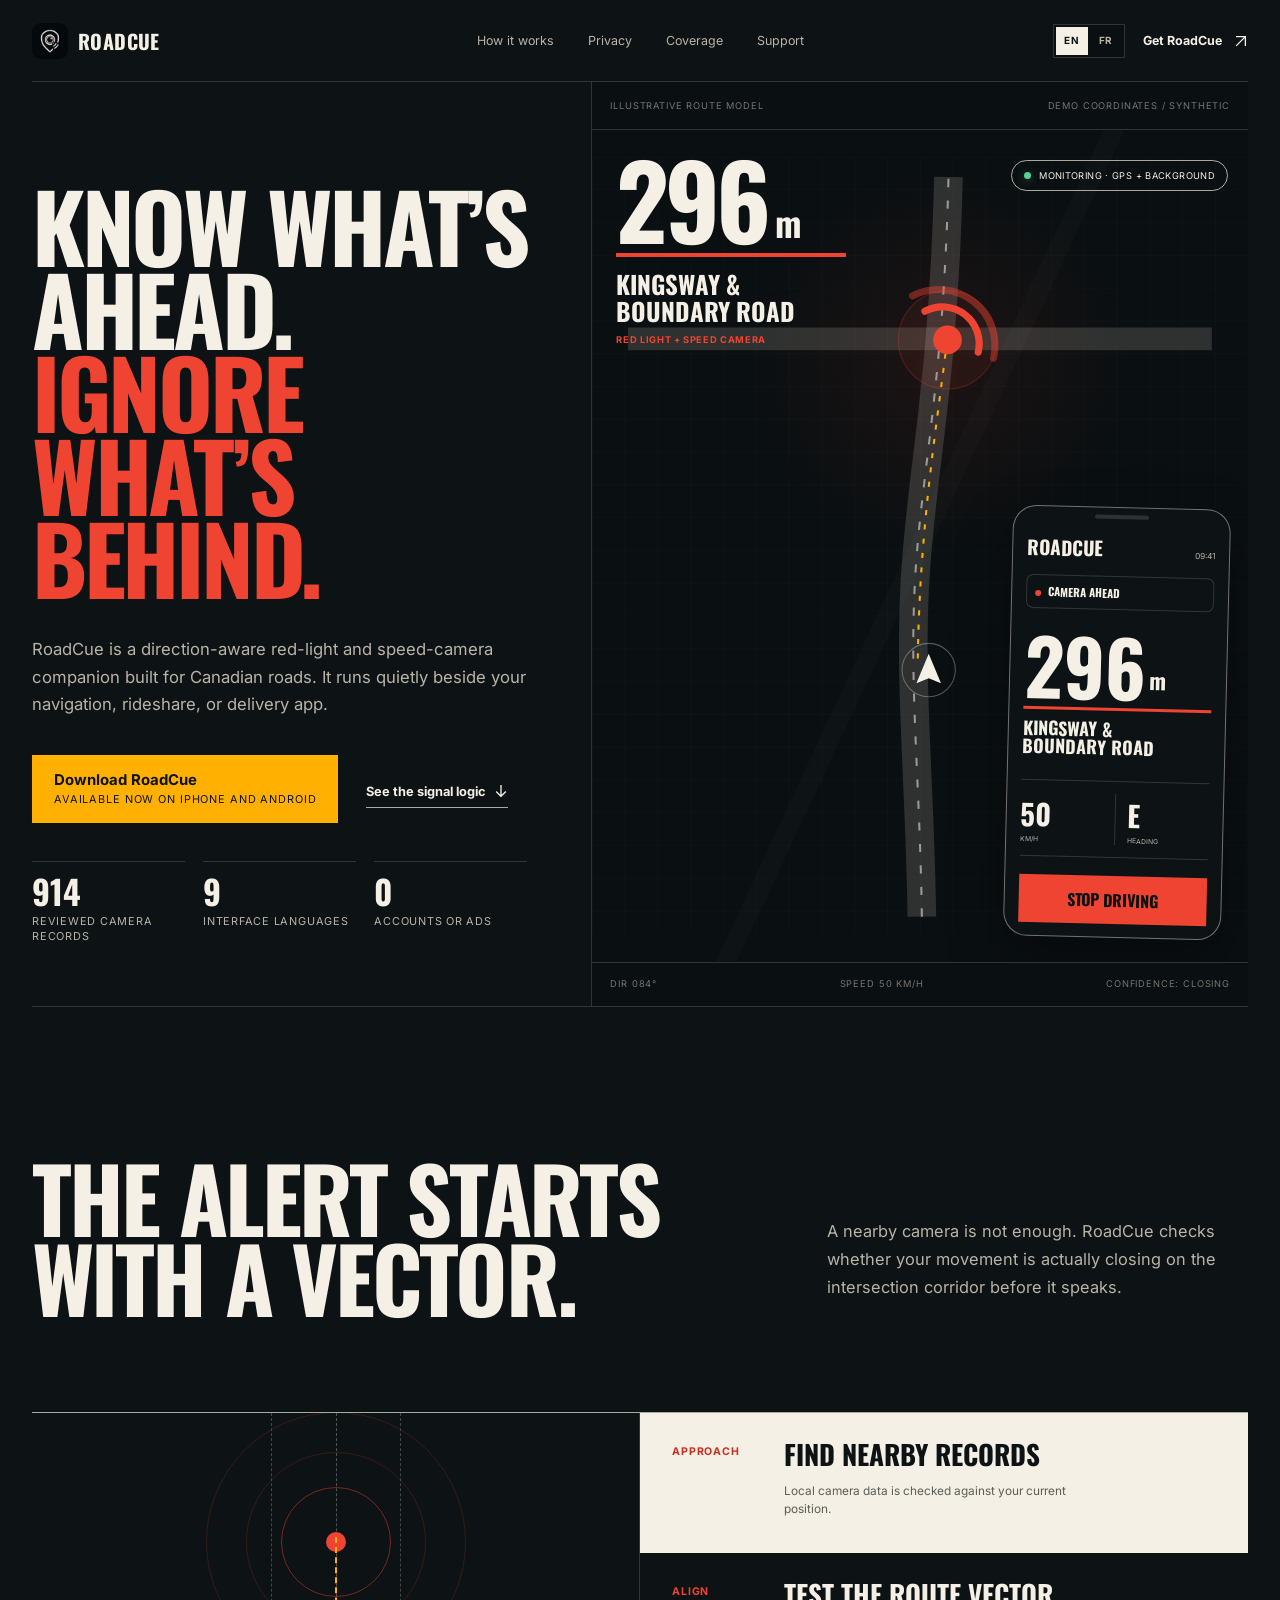
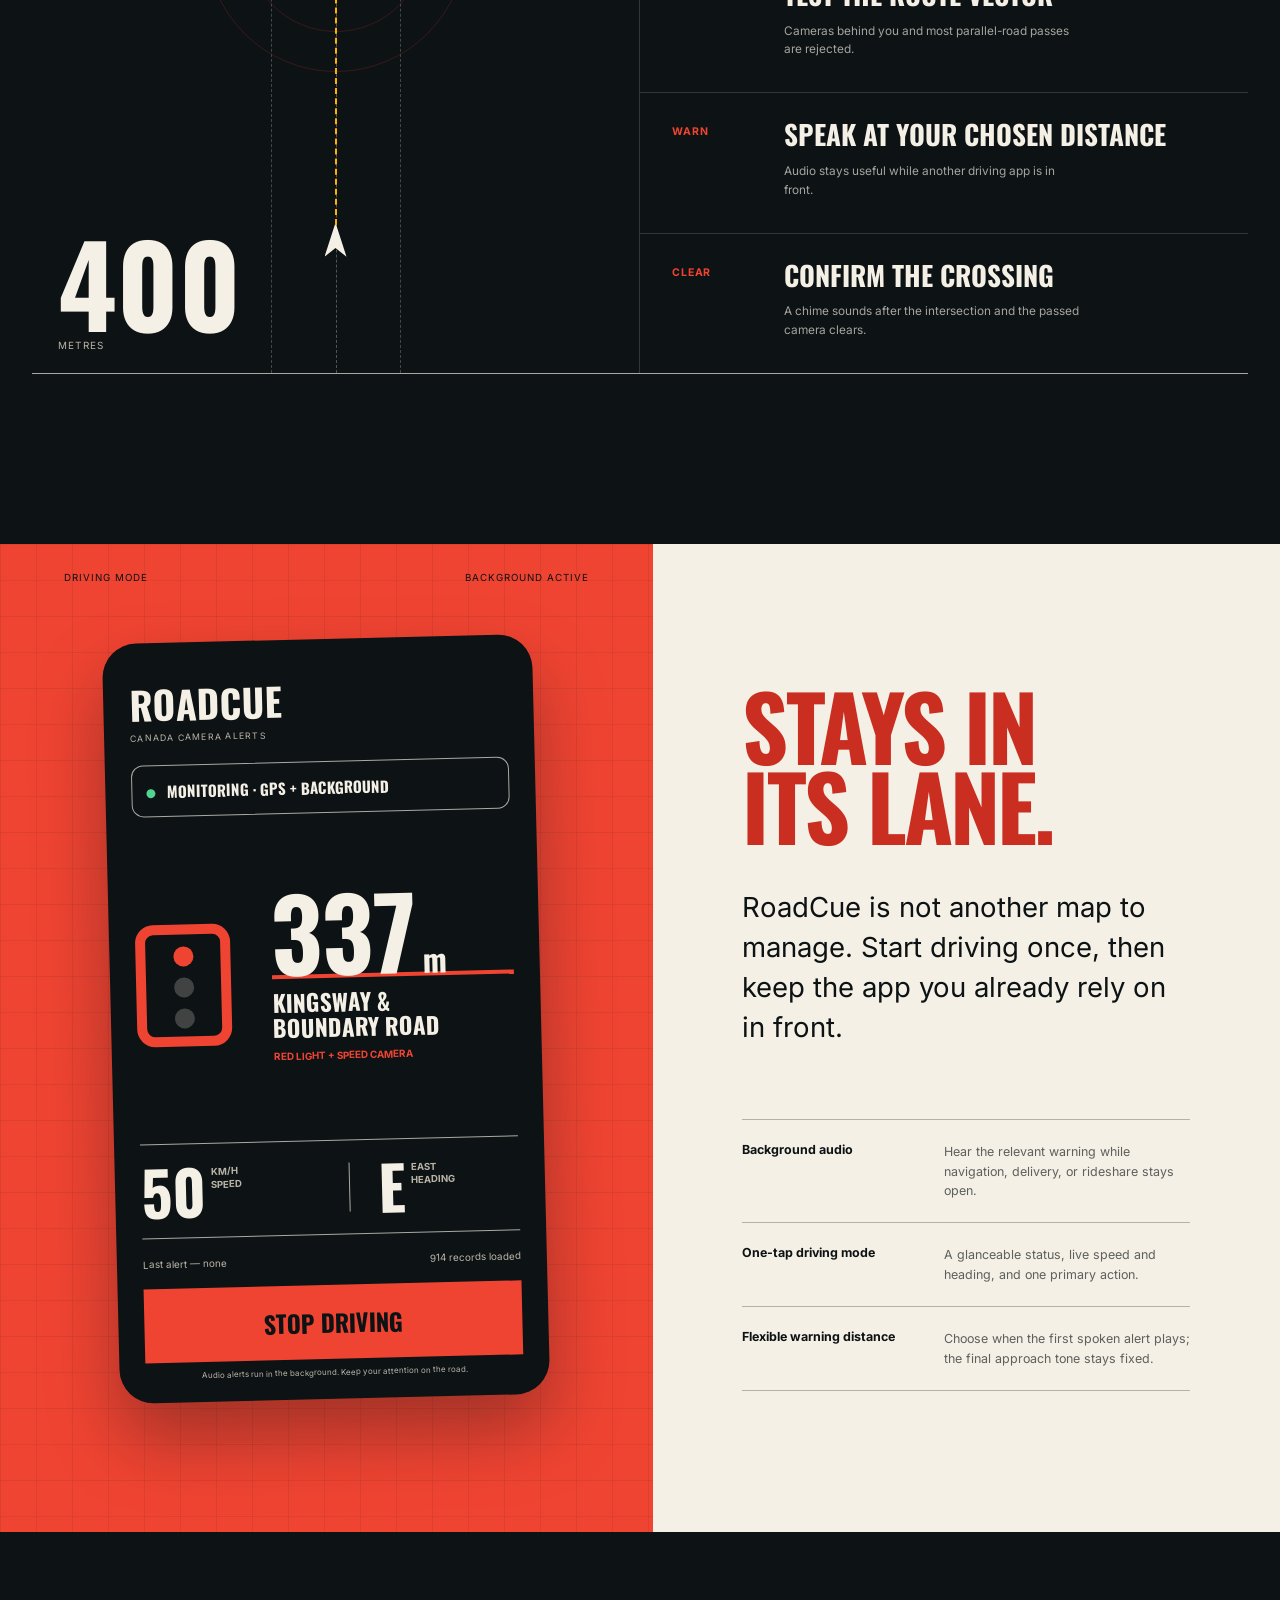
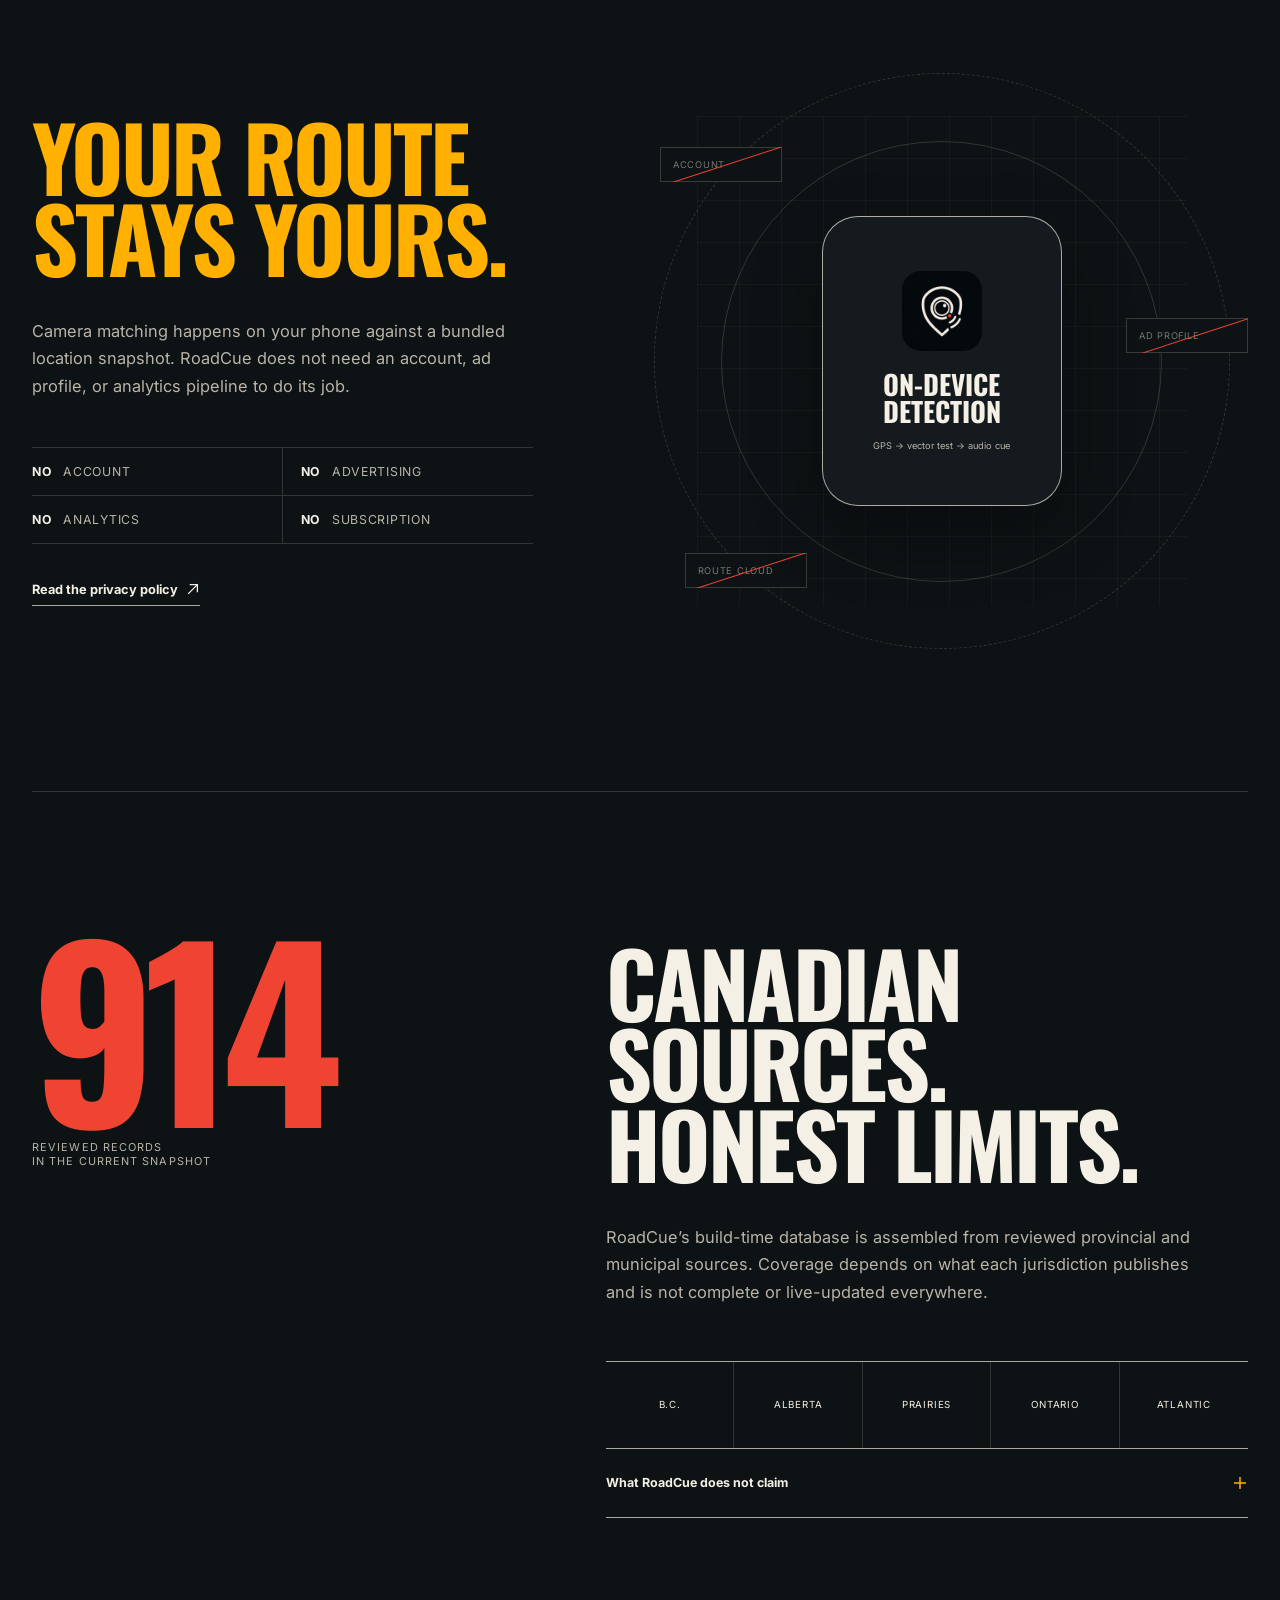
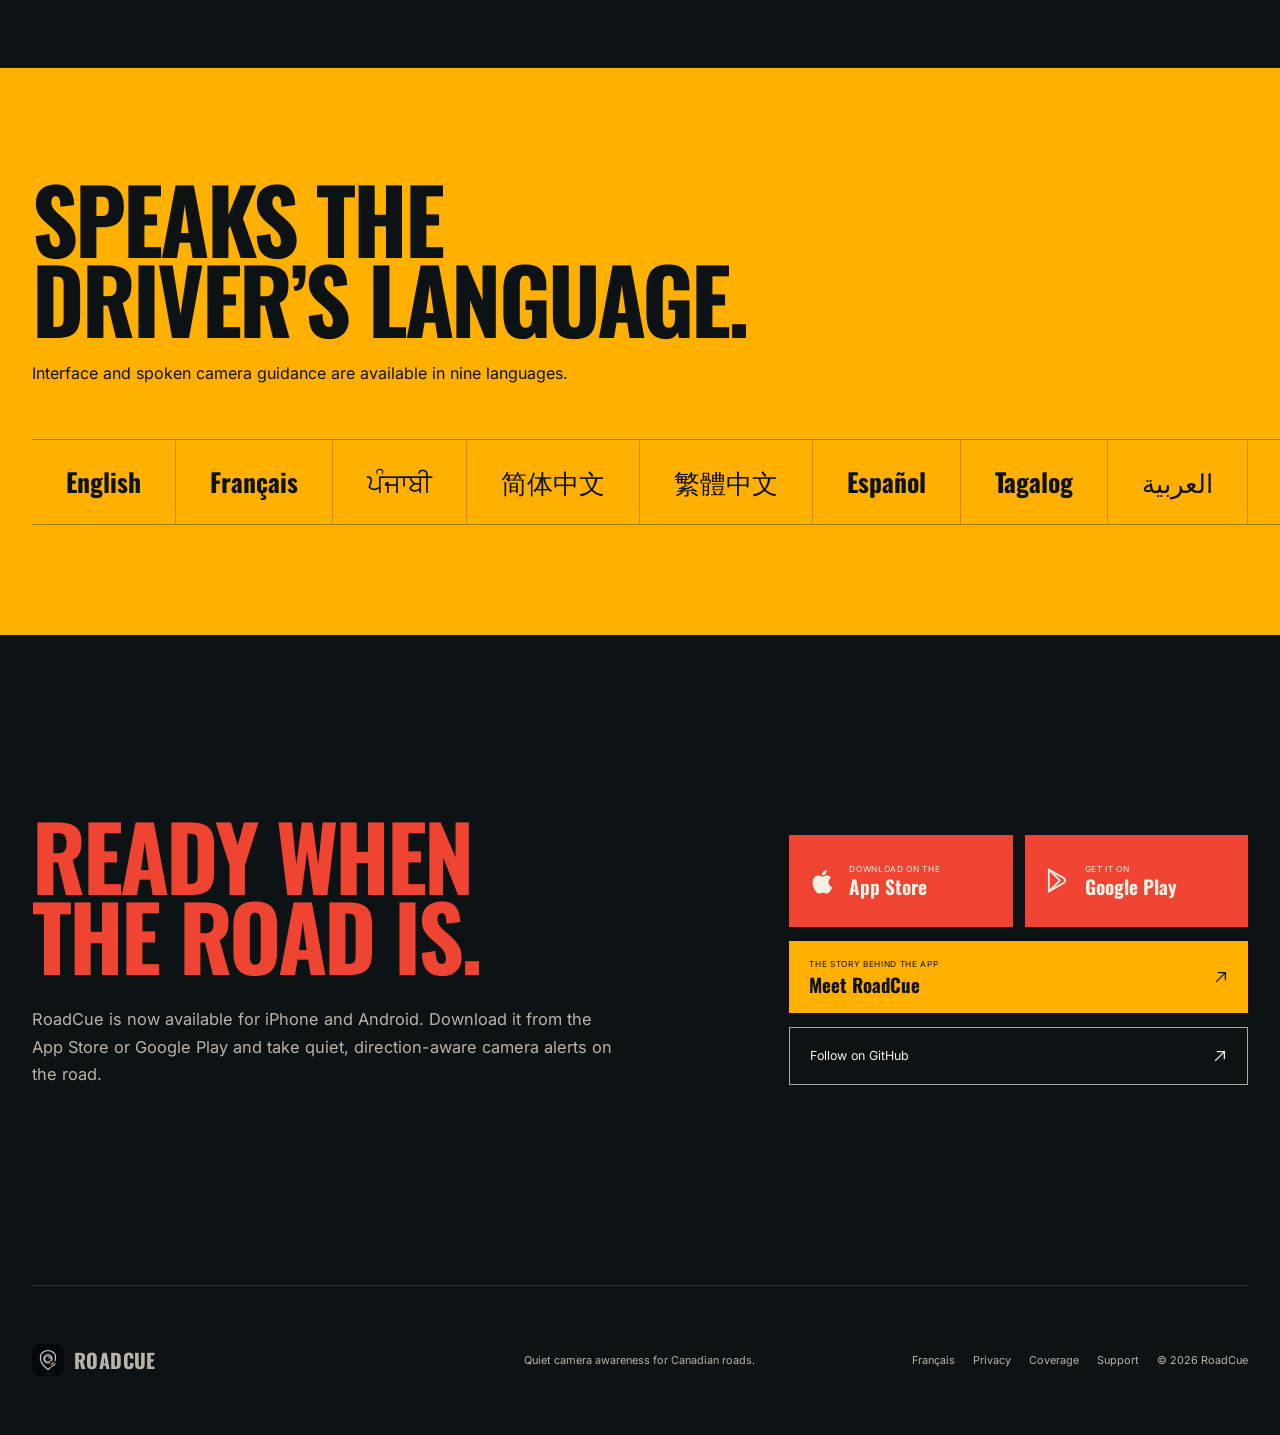
<file: index.html>
<!doctype html>
<html lang="en-CA">
  <head>
    <meta charset="UTF-8" />
    <meta name="viewport" content="width=device-width, initial-scale=1, viewport-fit=cover" />
    <title>RoadCue — Direction-aware camera alerts for Canada</title>
    <meta
      name="description"
      content="RoadCue gives quiet, direction-aware red-light and speed-camera warnings across Canada, on-device and alongside the driving apps you already use."
    />
    <meta name="theme-color" content="#0d1214" />
    <meta name="color-scheme" content="dark" />
    <meta name="robots" content="index,follow,max-image-preview:large" />
    <link rel="canonical" href="https://www.roadcue.ca/" />
    <link rel="alternate" hreflang="en-CA" href="https://www.roadcue.ca/" />
    <link rel="alternate" hreflang="fr-CA" href="https://www.roadcue.ca/fr/" />
    <link rel="alternate" hreflang="x-default" href="https://www.roadcue.ca/" />
    <link rel="icon" href="assets/roadcue-icon-192.png" sizes="192x192" />
    <link rel="apple-touch-icon" href="assets/roadcue-icon-192.png" />
    <link rel="manifest" href="site.webmanifest" />
    <link rel="preload" href="assets/oswald-700.ttf" as="font" type="font/ttf" crossorigin />
    <link rel="preload" href="assets/inter-regular.ttf" as="font" type="font/ttf" crossorigin />
    <link rel="stylesheet" href="styles.css?v=20260827-story" />

    <meta property="og:type" content="website" />
    <meta property="og:locale" content="en_CA" />
    <meta property="og:locale:alternate" content="fr_CA" />
    <meta property="og:site_name" content="RoadCue" />
    <meta property="og:title" content="RoadCue — Know what’s ahead. Ignore what’s behind." />
    <meta
      property="og:description"
      content="A privacy-friendly camera-warning companion built for Canadian roads."
    />
    <meta property="og:url" content="https://www.roadcue.ca/" />
    <meta property="og:image" content="https://www.roadcue.ca/assets/og-roadcue.png" />
    <meta property="og:image:width" content="1200" />
    <meta property="og:image:height" content="630" />
    <meta property="og:image:alt" content="RoadCue direction-aware camera alert interface" />
    <meta name="twitter:card" content="summary_large_image" />
    <meta name="twitter:title" content="RoadCue — Direction-aware camera alerts" />
    <meta
      name="twitter:description"
      content="Quiet camera awareness for Canadian roads, processed on your device."
    />
    <meta name="twitter:image" content="https://www.roadcue.ca/assets/og-roadcue.png" />

    <script type="application/ld+json">
      {
        "@context": "https://schema.org",
        "@type": "SoftwareApplication",
        "name": "RoadCue",
        "alternateName": "RoadCue Canada: Camera Alerts",
        "applicationCategory": "NavigationApplication",
        "operatingSystem": "iOS, Android",
        "inLanguage": "en-CA",
        "description": "A direction-aware red-light and speed-camera warning companion for Canadian drivers.",
        "url": "https://www.roadcue.ca/",
        "downloadUrl": [
          "https://apps.apple.com/us/app/roadcue-canada-camera-alerts/id6799356397",
          "https://play.google.com/store/apps/details?id=com.roadcue.app"
        ],
        "image": "https://www.roadcue.ca/assets/roadcue-icon-512.png",
        "featureList": [
          "Direction-aware camera alerts",
          "Background audio warnings",
          "On-device detection",
          "No account, advertising, or analytics",
          "Nine interface languages"
        ]
      }
    </script>
  </head>
  <body>
    <!--
      THESIS: Direction is the product. The page makes the approach corridor tangible instead of using a generic app hero.
      OWN-WORLD: Matte charcoal instrument field, bone lettering, engineered rules, signal red, and one amber active state.
      STORY: See the route test, understand the on-device system, verify coverage limits, then follow the launch.
      FIRST VIEWPORT: A monumental claim and launch action sit beside a live 400 m approach instrument with the product UI nested inside it.
      FORM: Approach corridor, sixth grounded structure; surface seed 354bf5ec.
      FINISH: unreviewed and undocumented is unfinished; this build ends with the finish review, the verdict, and DESIGN.md
    -->
    <a class="skip-link" href="#main">Skip to main content</a>

    <header class="site-header" data-header>
      <a class="brand" href="#top" aria-label="RoadCue home">
        <img src="assets/roadcue-icon-192.png" width="36" height="36" alt="" />
        <span>ROADCUE</span>
      </a>
      <nav class="nav-links" aria-label="Primary navigation">
        <a href="#how-it-works">How it works</a>
        <a href="privacy/">Privacy</a>
        <a href="#coverage">Coverage</a>
        <a href="support/">Support</a>
      </nav>
      <div class="header-actions">
        <nav class="locale-switch" aria-label="Language">
          <a href="./" lang="en-CA" hreflang="en-CA" aria-current="page">EN</a>
          <a href="fr/" lang="fr-CA" hreflang="fr-CA">FR</a>
        </nav>
        <a class="header-cta" href="#launch" aria-label="Choose where to download RoadCue"><span>Get RoadCue</span> <svg class="arrow-icon" viewBox="0 0 16 16" aria-hidden="true"><path d="M3 3h10v10M13 3 3 13" /></svg></a>
      </div>
    </header>

    <main id="main">
      <section class="hero" id="top" aria-labelledby="hero-title">
        <div class="hero-copy">
          <h1 id="hero-title">KNOW WHAT’S AHEAD.<br /><span>IGNORE WHAT’S BEHIND.</span></h1>
          <p class="hero-intro">
            RoadCue is a direction-aware red-light and speed-camera companion built for Canadian roads. It runs quietly beside your navigation, rideshare, or delivery app.
          </p>
          <div class="hero-actions">
            <a class="button button-primary" href="#launch" aria-label="Choose where to download RoadCue">
              <span>Download RoadCue</span>
              <small>Available now on iPhone and Android</small>
            </a>
            <a class="text-link" href="#how-it-works">See the signal logic <svg class="arrow-icon" viewBox="0 0 16 16" aria-hidden="true"><path d="M8 2v12M3 9l5 5 5-5" /></svg></a>
          </div>
          <dl class="hero-facts" aria-label="RoadCue highlights">
            <div><dt>914</dt><dd>reviewed camera records</dd></div>
            <div><dt>9</dt><dd>interface languages</dd></div>
            <div><dt>0</dt><dd>accounts or ads</dd></div>
          </dl>
        </div>

        <div class="approach-rig" aria-label="Illustration of RoadCue evaluating an approaching camera">
          <div class="rig-chrome" aria-hidden="true">
            <span>ILLUSTRATIVE ROUTE MODEL</span>
            <span>DEMO COORDINATES / SYNTHETIC</span>
          </div>
          <div class="route-field" data-route-field>
            <svg class="route-map" viewBox="0 0 640 760" role="img" aria-label="A route approaching an intersection camera">
              <defs>
                <pattern id="minor-grid" width="32" height="32" patternUnits="userSpaceOnUse">
                  <path d="M 32 0 L 0 0 0 32" fill="none" stroke="currentColor" stroke-width="0.6" />
                </pattern>
              </defs>
              <rect width="640" height="760" fill="url(#minor-grid)" class="map-grid" />
              <path class="road-secondary" d="M35 178 H605" />
              <path class="road-main" d="M322 742 C320 610 310 520 315 420 C320 314 343 229 348 20" />
              <path class="route-active" d="M322 742 C320 610 310 520 315 420 C320 314 343 229 348 20" />
              <path class="projection" d="M318 490 C320 364 335 273 346 185" />
              <g class="camera-node" transform="translate(347 179)">
                <circle r="48" class="camera-range" />
                <circle r="14" class="camera-core" />
                <path d="M-22,-28 A36,36 0 0 1 30,12" class="camera-arc" />
                <path d="M-34,-43 A55,55 0 0 1 45,18" class="camera-arc camera-arc-outer" />
              </g>
              <g class="vehicle-marker" data-vehicle-marker transform="translate(322 610)">
                <path d="M0 -16 L12 13 L0 8 L-12 13 Z" />
                <circle r="26" />
              </g>
            </svg>

            <div class="distance-readout" aria-live="off">
              <span class="distance-value" data-distance>337</span><span class="distance-unit">m</span>
              <span class="distance-rule"></span>
              <strong>KINGSWAY &amp;<br />BOUNDARY ROAD</strong>
              <small>RED LIGHT + SPEED CAMERA</small>
            </div>

            <div class="status-chip"><span></span> Monitoring · GPS + background</div>

            <div class="phone-readout" aria-hidden="true">
              <div class="phone-top"><span>ROADCUE</span><small>09:41</small></div>
              <div class="phone-status"><i></i> CAMERA AHEAD</div>
              <div class="phone-distance"><strong data-phone-distance>337</strong><span>m</span></div>
              <div class="phone-location">KINGSWAY &amp;<br />BOUNDARY ROAD</div>
              <div class="phone-metrics"><span>50<small> km/h</small></span><span>E<small> heading</small></span></div>
              <div class="phone-action">STOP DRIVING</div>
            </div>
          </div>
          <div class="rig-footer" aria-hidden="true">
            <span>DIR 084°</span><span>SPEED 50 KM/H</span><span>CONFIDENCE: CLOSING</span>
          </div>
        </div>
      </section>

      <section class="mechanism" id="how-it-works" aria-labelledby="mechanism-title">
        <div class="section-heading">
          <h2 id="mechanism-title">THE ALERT STARTS<br />WITH A VECTOR.</h2>
          <p>
            A nearby camera is not enough. RoadCue checks whether your movement is actually closing on the intersection corridor before it speaks.
          </p>
        </div>

        <div class="vector-console" data-vector-console>
          <div class="console-visual" aria-hidden="true">
            <div class="console-track">
              <span class="track-road"></span>
              <span class="track-camera"><i></i></span>
              <span class="track-car" data-track-car></span>
              <span class="track-sweep" data-track-sweep></span>
            </div>
            <div class="console-distance"><strong data-console-distance>400</strong><span>metres</span></div>
          </div>
          <div class="console-steps" role="group" aria-label="Route evaluation stages">
            <button class="console-step is-active" type="button" data-step="0" aria-pressed="true">
              <span>Approach</span><strong>Find nearby records</strong><small>Local camera data is checked against your current position.</small>
            </button>
            <button class="console-step" type="button" data-step="1" aria-pressed="false">
              <span>Align</span><strong>Test the route vector</strong><small>Cameras behind you and most parallel-road passes are rejected.</small>
            </button>
            <button class="console-step" type="button" data-step="2" aria-pressed="false">
              <span>Warn</span><strong>Speak at your chosen distance</strong><small>Audio stays useful while another driving app is in front.</small>
            </button>
            <button class="console-step" type="button" data-step="3" aria-pressed="false">
              <span>Clear</span><strong>Confirm the crossing</strong><small>A chime sounds after the intersection and the passed camera clears.</small>
            </button>
          </div>
        </div>
      </section>

      <section class="companion" aria-labelledby="companion-title">
        <div class="app-stage">
          <div class="app-stage-label"><span>DRIVING MODE</span><span>BACKGROUND ACTIVE</span></div>
          <div class="app-screen">
            <div class="app-screen-head"><strong>ROADCUE</strong><span>CANADA CAMERA ALERTS</span></div>
            <div class="app-monitor"><i></i> MONITORING · GPS + BACKGROUND</div>
            <div class="app-hazard">
              <span class="hazard-icon" aria-hidden="true"><b></b><i></i><em></em></span>
              <div><strong>337<small>m</small></strong><b>KINGSWAY &amp;<br />BOUNDARY ROAD</b><span>RED LIGHT + SPEED CAMERA</span></div>
            </div>
            <div class="app-rule"></div>
            <div class="app-speed"><strong>50<small> km/h<br />speed</small></strong><strong>E<small> east<br />heading</small></strong></div>
            <div class="app-rule"></div>
            <div class="app-meta"><span>Last alert — none</span><span>914 records loaded</span></div>
            <div class="app-stop">STOP DRIVING</div>
            <small class="app-safety">Audio alerts run in the background. Keep your attention on the road.</small>
          </div>
        </div>

        <div class="companion-copy">
          <h2 id="companion-title">STAYS IN ITS LANE.</h2>
          <p class="large-copy">
            RoadCue is not another map to manage. Start driving once, then keep the app you already rely on in front.
          </p>
          <ul class="feature-lines">
            <li><span>Background audio</span><p>Hear the relevant warning while navigation, delivery, or rideshare stays open.</p></li>
            <li><span>One-tap driving mode</span><p>A glanceable status, live speed and heading, and one primary action.</p></li>
            <li><span>Flexible warning distance</span><p>Choose when the first spoken alert plays; the final approach tone stays fixed.</p></li>
          </ul>
        </div>
      </section>

      <section class="privacy" id="privacy" aria-labelledby="privacy-title">
        <div class="privacy-copy">
          <h2 id="privacy-title">YOUR ROUTE<br />STAYS YOURS.</h2>
          <p>
            Camera matching happens on your phone against a bundled location snapshot. RoadCue does not need an account, ad profile, or analytics pipeline to do its job.
          </p>
          <div class="zero-list" aria-label="RoadCue privacy commitments">
            <span><strong>NO</strong> account</span>
            <span><strong>NO</strong> advertising</span>
            <span><strong>NO</strong> analytics</span>
            <span><strong>NO</strong> subscription</span>
          </div>
          <a class="text-link" href="privacy/">Read the privacy policy <svg class="arrow-icon" viewBox="0 0 16 16" aria-hidden="true"><path d="M3 13 13 3M5 3h8v8" /></svg></a>
        </div>

        <div class="privacy-diagram" aria-label="Diagram showing route detection contained on the phone">
          <div class="device-core">
            <img src="assets/roadcue-icon-192.png" width="80" height="80" alt="RoadCue icon" />
            <strong>ON-DEVICE<br />DETECTION</strong>
            <small>GPS → vector test → audio cue</small>
          </div>
          <div class="blocked-node node-account"><span>ACCOUNT</span><i></i></div>
          <div class="blocked-node node-ads"><span>AD PROFILE</span><i></i></div>
          <div class="blocked-node node-cloud"><span>ROUTE CLOUD</span><i></i></div>
          <div class="orbit orbit-one"></div><div class="orbit orbit-two"></div>
        </div>
      </section>

      <section class="coverage" id="coverage" aria-labelledby="coverage-title">
        <div class="coverage-number"><strong>914</strong><span>reviewed records<br />in the current snapshot</span></div>
        <div class="coverage-copy">
          <h2 id="coverage-title">CANADIAN SOURCES.<br />HONEST LIMITS.</h2>
          <p>
            RoadCue’s build-time database is assembled from reviewed provincial and municipal sources. Coverage depends on what each jurisdiction publishes and is not complete or live-updated everywhere.
          </p>
          <div class="province-track" aria-label="Camera types and regional source coverage">
            <span>B.C.</span><span>ALBERTA</span><span>PRAIRIES</span><span>ONTARIO</span><span>ATLANTIC</span>
          </div>
          <details>
            <summary>What RoadCue does not claim <svg class="summary-icon" viewBox="0 0 16 16" aria-hidden="true"><path d="M2 8h12" /><path d="M8 2v12" /></svg></summary>
            <p>
              RoadCue does not detect radar signals, police activity, mobile photo-radar units, or guarantee that every fixed camera is listed. It is not a government app. Always follow posted signs and traffic laws.
            </p>
          </details>
        </div>
      </section>

      <section class="languages" aria-labelledby="languages-title">
        <h2 id="languages-title">SPEAKS THE DRIVER’S LANGUAGE.</h2>
        <p>Interface and spoken camera guidance are available in nine languages.</p>
        <div class="language-marquee" aria-label="Supported languages">
          <span>English</span><span>Français</span><span>ਪੰਜਾਬੀ</span><span>简体中文</span><span>繁體中文</span><span>Español</span><span>Tagalog</span><span>العربية</span><span>हिन्दी</span>
        </div>
      </section>

      <section class="launch" id="launch" aria-labelledby="launch-title">
        <div>
          <h2 id="launch-title">READY WHEN<br />THE ROAD IS.</h2>
          <p>RoadCue is now available for iPhone and Android. Download it from the App Store or Google Play and take quiet, direction-aware camera alerts on the road.</p>
        </div>
        <div class="launch-actions">
          <div class="launch-platforms" aria-label="RoadCue mobile platforms">
            <a class="launch-platform launch-live" href="https://apps.apple.com/app/apple-store/id6799356397?pt=119288745&amp;ct=website_home_launch&amp;mt=8" target="_blank" rel="noopener" aria-label="Download RoadCue on the App Store">
              <svg viewBox="0 0 24 24" aria-hidden="true"><path d="M16.7 13.3c0-2.2 1.8-3.3 1.9-3.4-1-1.5-2.7-1.7-3.3-1.7-1.4-.1-2.7.8-3.4.8-.7 0-1.8-.8-3-.8-1.5 0-3 .9-3.8 2.3-1.6 2.8-.4 7 1.2 9.3.8 1.1 1.7 2.4 2.9 2.3 1.2 0 1.6-.7 3.1-.7 1.4 0 1.8.7 3.1.7 1.3 0 2.1-1.1 2.9-2.3.9-1.3 1.3-2.6 1.3-2.7-.1 0-2.9-1.1-2.9-3.8ZM14.4 6.7c.6-.8 1.1-1.9 1-3-.9 0-2.1.6-2.8 1.4-.6.7-1.1 1.8-1 2.9 1 .1 2.1-.5 2.8-1.3Z" /></svg>
              <span><small>DOWNLOAD ON THE</small>App Store</span>
            </a>
            <a class="launch-platform launch-live" href="https://play.google.com/store/apps/details?id=com.roadcue.app" target="_blank" rel="noopener" aria-label="Get RoadCue on Google Play">
              <svg class="play-icon" viewBox="0 0 24 24" aria-hidden="true"><path d="M4.5 3.5 16 10.1a2.2 2.2 0 0 1 0 3.8L4.5 20.5V3.5Z" /><path d="m4.8 3.8 8.3 8.2-8.3 8.2" /></svg>
              <span><small>GET IT ON</small>Google Play</span>
            </a>
          </div>
          <a class="story-link" href="https://medium.com/@kevinmok/meet-roadcue-direction-aware-camera-alerts-for-canadian-drivers-889148ebf2de" target="_blank" rel="noopener" aria-label="Read the RoadCue launch story on Medium">
            <span><small>THE STORY BEHIND THE APP</small>Meet RoadCue</span>
            <svg class="arrow-icon" viewBox="0 0 16 16" aria-hidden="true"><path d="M3 13 13 3M5 3h8v8" /></svg>
          </a>
          <a class="github-link" href="https://github.com/mightyjuke/driver-companion-public">Follow on GitHub <svg class="arrow-icon" viewBox="0 0 16 16" aria-hidden="true"><path d="M3 13 13 3M5 3h8v8" /></svg></a>
        </div>
      </section>
    </main>

    <footer class="site-footer">
      <a class="brand" href="#top"><img src="assets/roadcue-icon-192.png" width="32" height="32" alt="" /><span>ROADCUE</span></a>
      <p>Quiet camera awareness for Canadian roads.</p>
      <div><a href="fr/" lang="fr-CA" hreflang="fr-CA">Français</a><a href="privacy/">Privacy</a><a href="#coverage">Coverage</a><a href="support/">Support</a><span>© <span data-year></span> RoadCue</span></div>
    </footer>

    <script src="script.js?v=20260811" defer></script>
  </body>
</html>
</file>
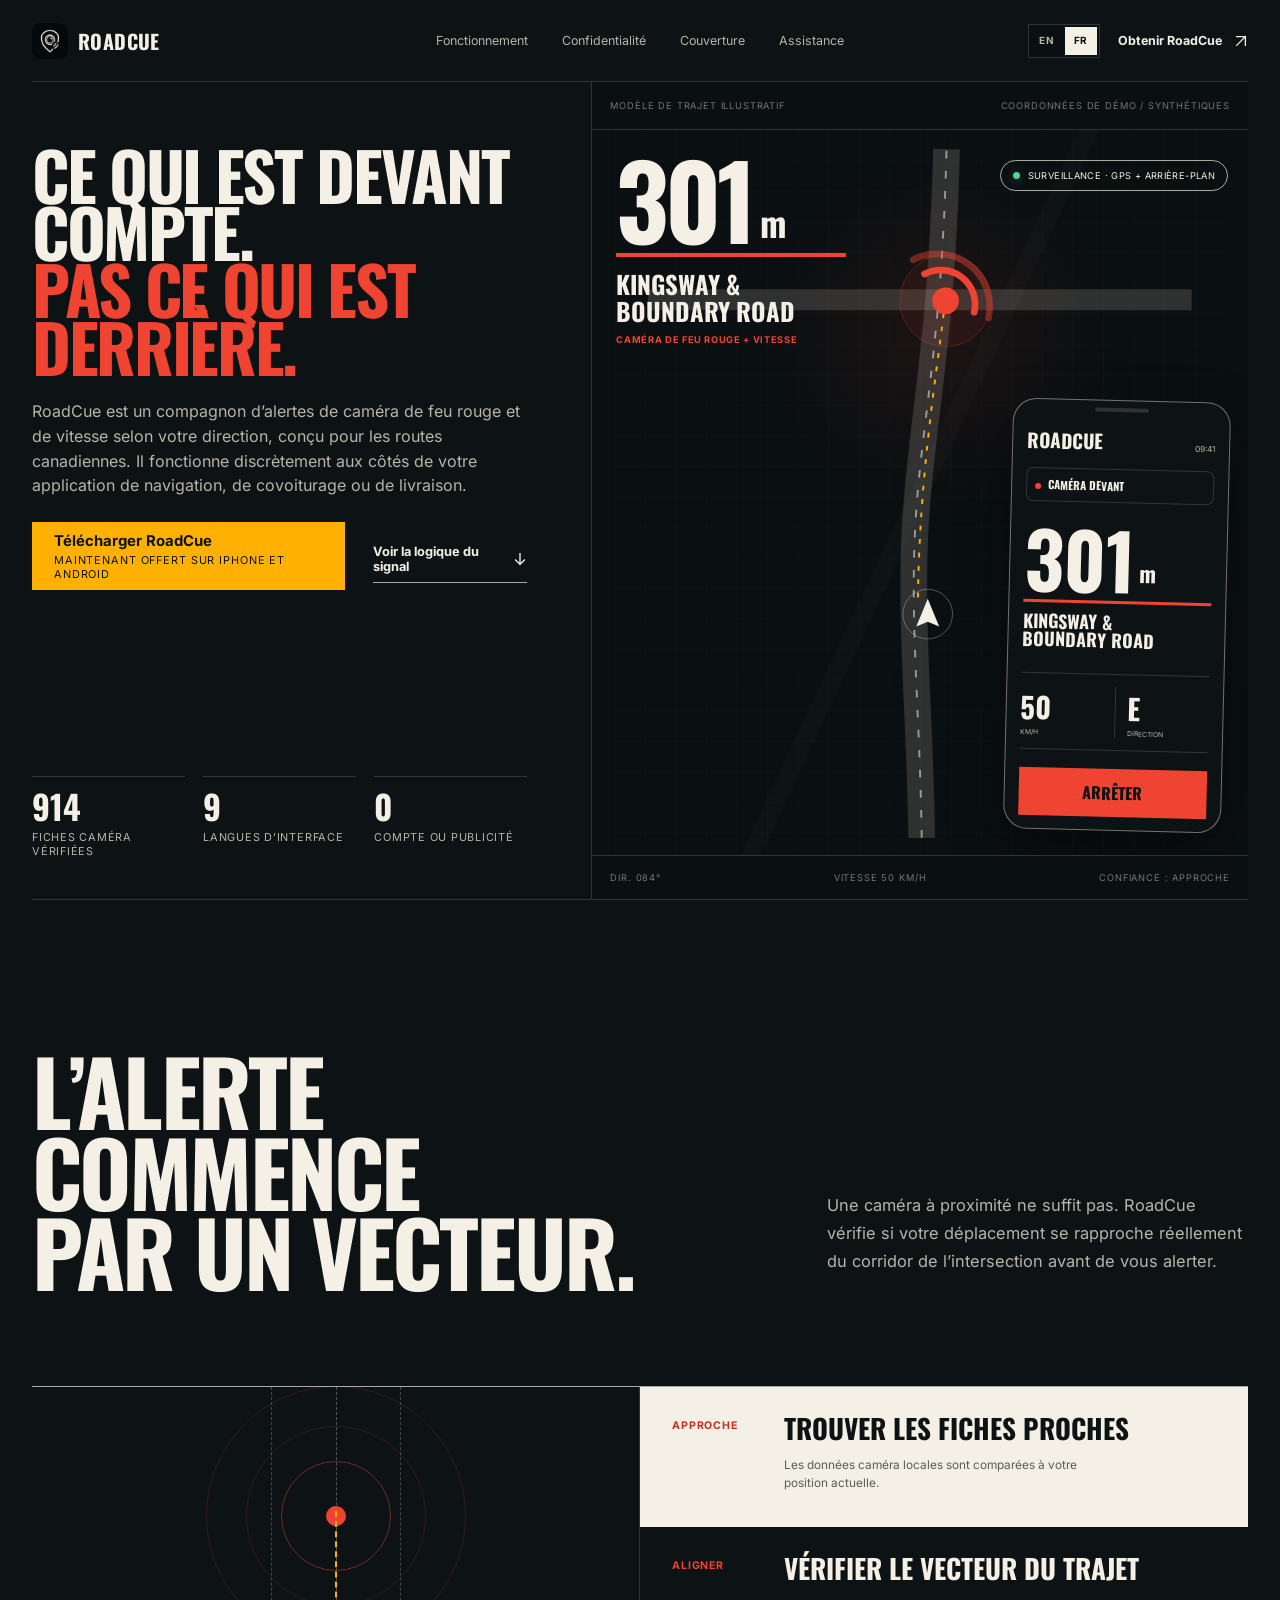
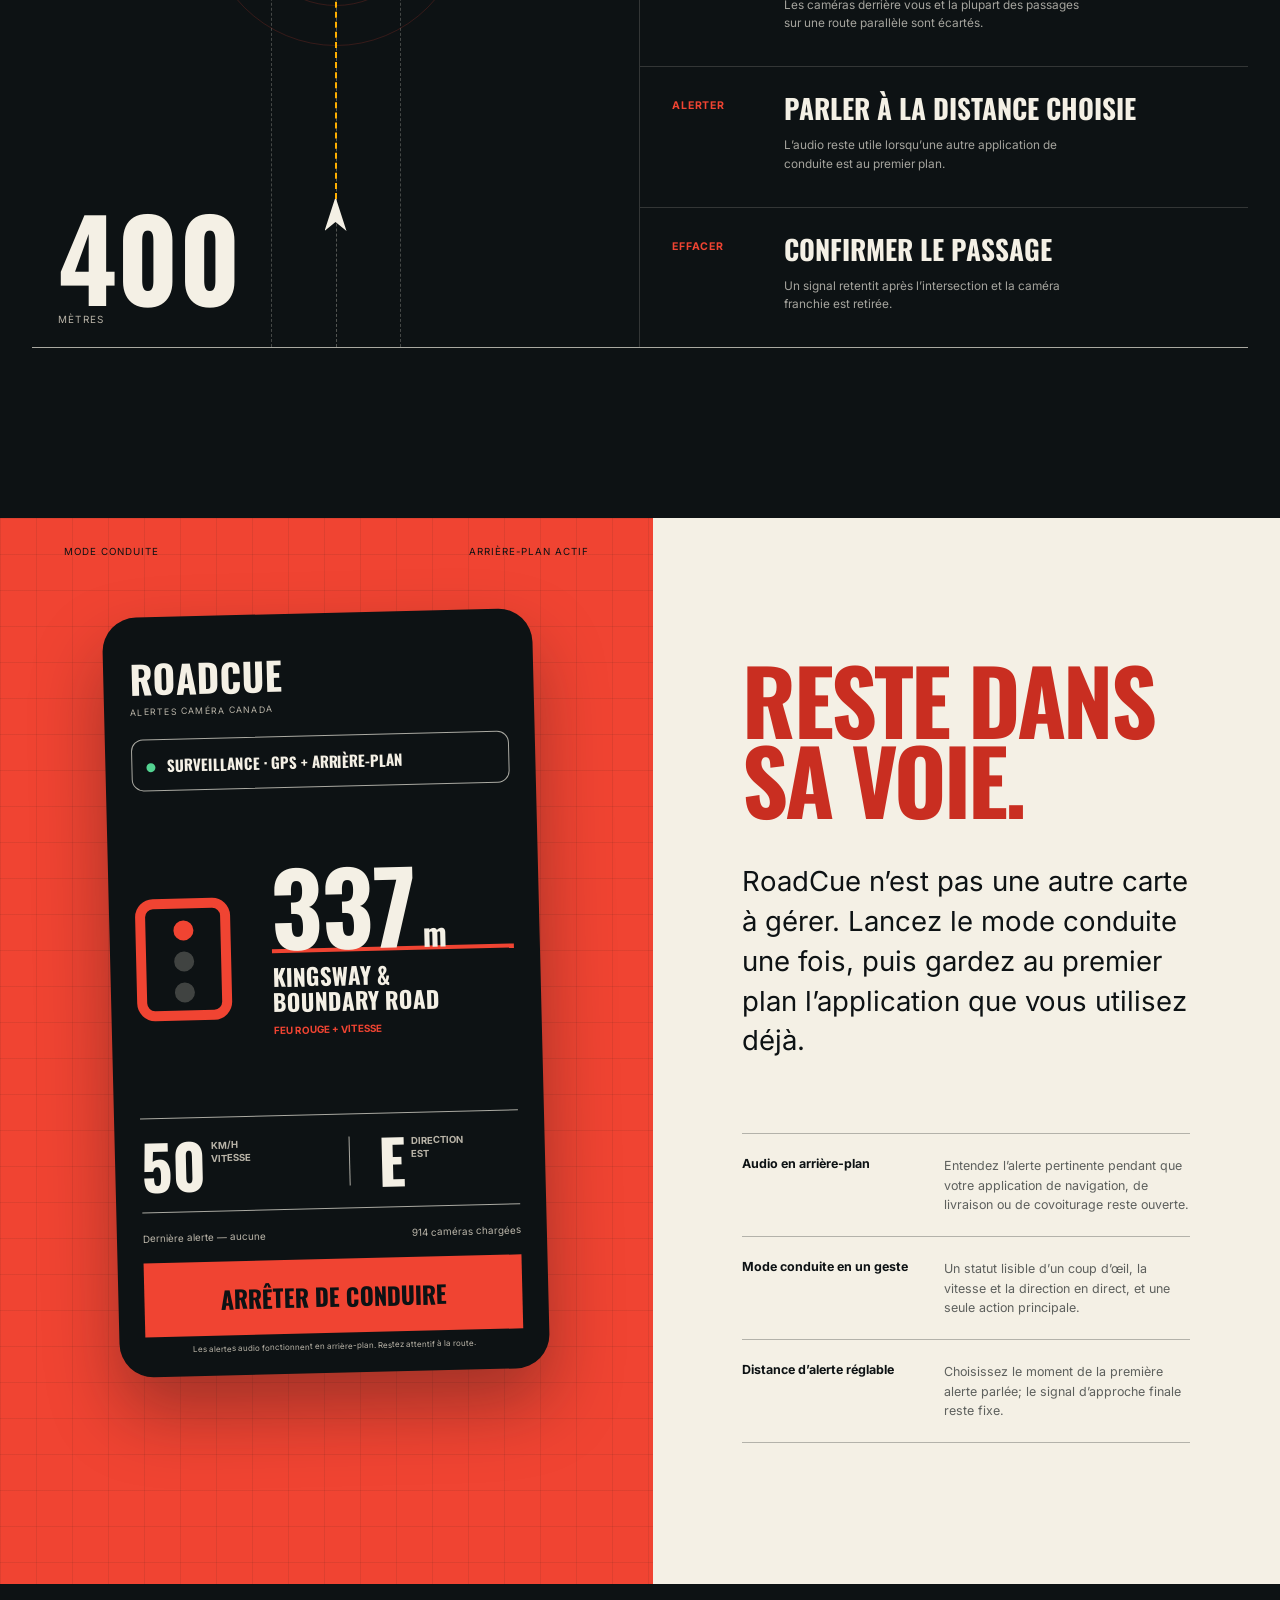
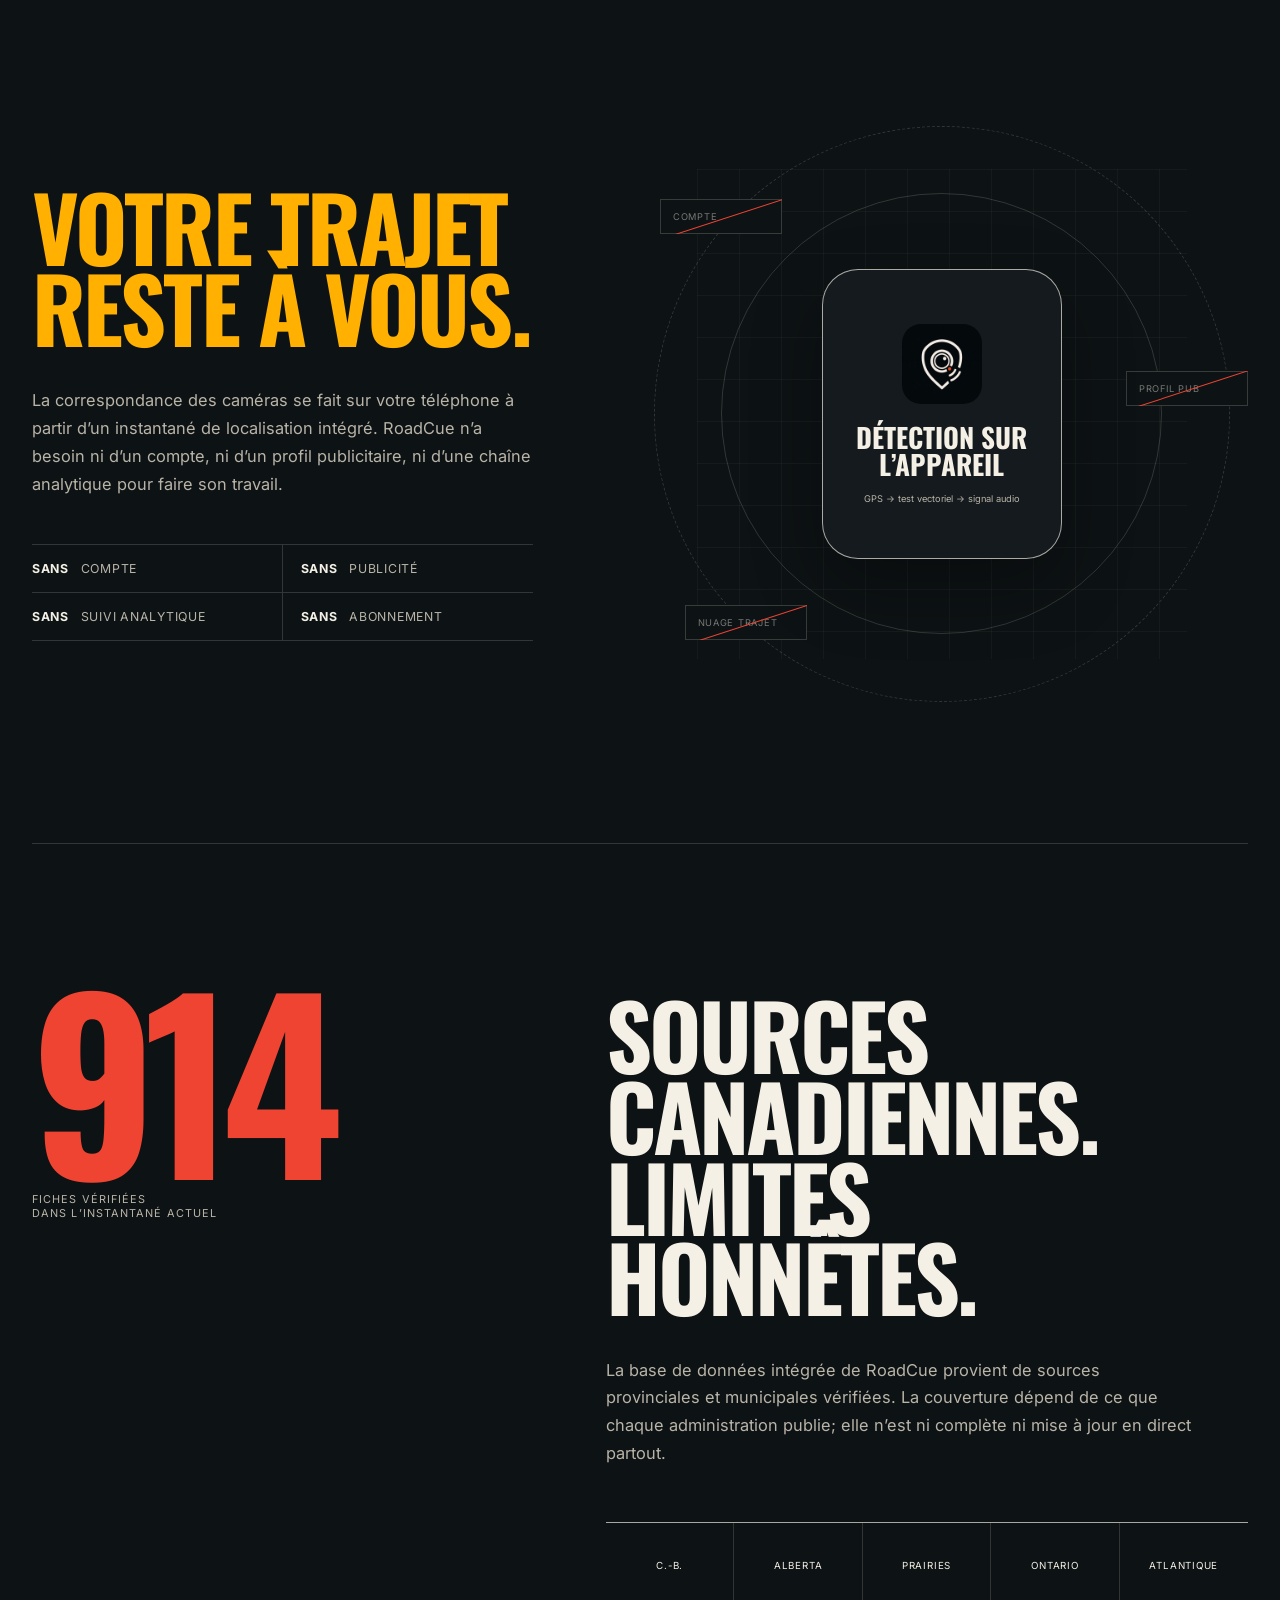
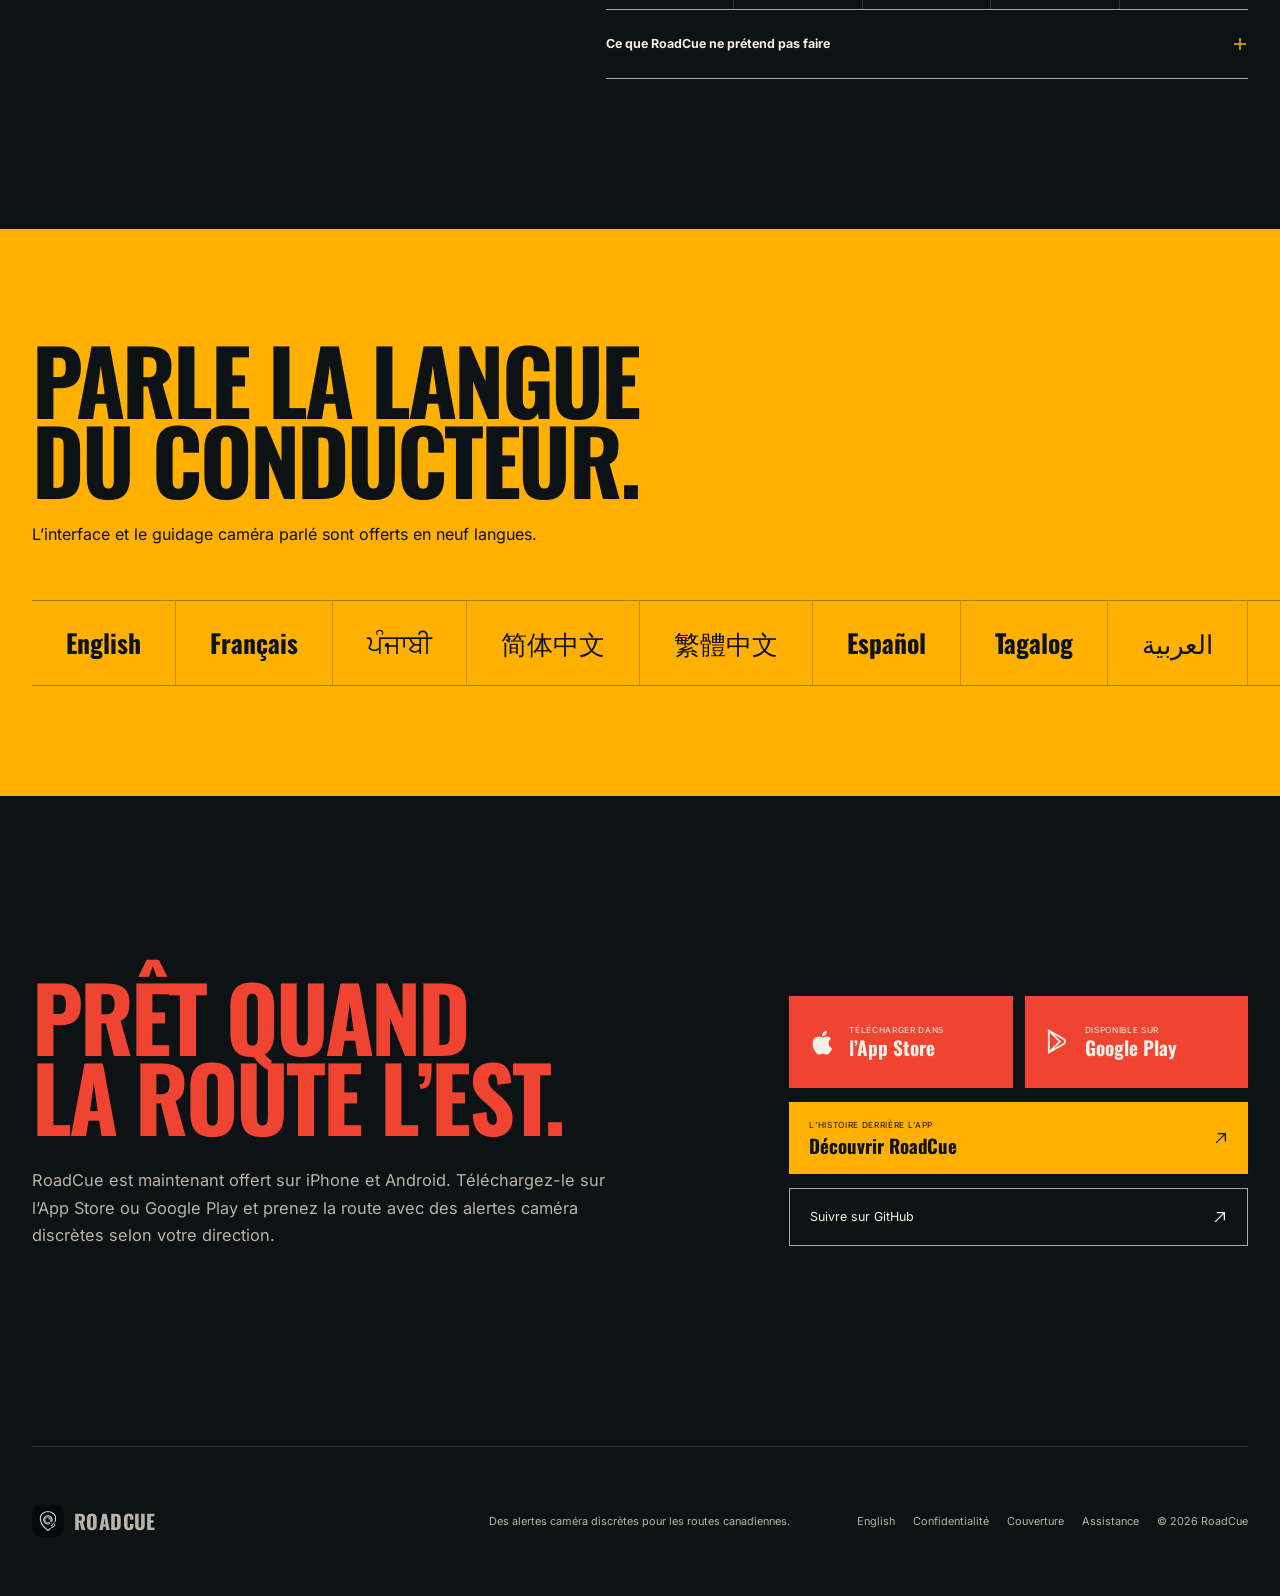
<file: fr/index.html>
<!doctype html>
<html lang="fr-CA">
  <head>
    <meta charset="UTF-8" />
    <meta name="viewport" content="width=device-width, initial-scale=1, viewport-fit=cover" />
    <title>RoadCue — Alertes caméra selon votre direction au Canada</title>
    <meta
      name="description"
      content="RoadCue fournit des alertes discrètes de caméra de feu rouge et de vitesse selon votre direction, directement sur votre appareil et aux côtés de vos applications de conduite."
    />
    <meta name="theme-color" content="#0d1214" />
    <meta name="color-scheme" content="dark" />
    <meta name="robots" content="index,follow,max-image-preview:large" />
    <link rel="canonical" href="https://www.roadcue.ca/fr/" />
    <link rel="alternate" hreflang="en-CA" href="https://www.roadcue.ca/" />
    <link rel="alternate" hreflang="fr-CA" href="https://www.roadcue.ca/fr/" />
    <link rel="alternate" hreflang="x-default" href="https://www.roadcue.ca/" />
    <link rel="icon" href="../assets/roadcue-icon-192.png" sizes="192x192" />
    <link rel="apple-touch-icon" href="../assets/roadcue-icon-192.png" />
    <link rel="manifest" href="../site.webmanifest" />
    <link rel="preload" href="../assets/oswald-700.ttf" as="font" type="font/ttf" crossorigin />
    <link rel="preload" href="../assets/inter-regular.ttf" as="font" type="font/ttf" crossorigin />
    <link rel="stylesheet" href="../styles.css?v=20260827-story" />

    <meta property="og:type" content="website" />
    <meta property="og:locale" content="fr_CA" />
    <meta property="og:locale:alternate" content="en_CA" />
    <meta property="og:site_name" content="RoadCue" />
    <meta property="og:title" content="RoadCue — Ce qui est devant compte." />
    <meta
      property="og:description"
      content="Un compagnon d’alertes caméra respectueux de la vie privée, conçu pour les routes canadiennes."
    />
    <meta property="og:url" content="https://www.roadcue.ca/fr/" />
    <meta property="og:image" content="https://www.roadcue.ca/assets/og-roadcue.png" />
    <meta property="og:image:width" content="1200" />
    <meta property="og:image:height" content="630" />
    <meta property="og:image:alt" content="Interface d’alerte caméra RoadCue selon la direction" />
    <meta name="twitter:card" content="summary_large_image" />
    <meta name="twitter:title" content="RoadCue — Alertes caméra selon votre direction" />
    <meta name="twitter:description" content="Des alertes caméra discrètes pour les routes canadiennes, traitées sur votre appareil." />
    <meta name="twitter:image" content="https://www.roadcue.ca/assets/og-roadcue.png" />

    <script type="application/ld+json">
      {
        "@context": "https://schema.org",
        "@type": "SoftwareApplication",
        "name": "RoadCue",
        "alternateName": "RoadCue Canada : Alertes",
        "applicationCategory": "NavigationApplication",
        "operatingSystem": "iOS, Android",
        "inLanguage": "fr-CA",
        "description": "Un compagnon d’alertes de caméra de feu rouge et de vitesse selon la direction pour les conducteurs canadiens.",
        "url": "https://www.roadcue.ca/fr/",
        "downloadUrl": [
          "https://apps.apple.com/us/app/roadcue-canada-camera-alerts/id6799356397",
          "https://play.google.com/store/apps/details?id=com.roadcue.app"
        ],
        "image": "https://www.roadcue.ca/assets/roadcue-icon-512.png",
        "featureList": [
          "Alertes caméra selon la direction",
          "Alertes audio en arrière-plan",
          "Détection sur l’appareil",
          "Aucun compte, publicité ou suivi analytique",
          "Neuf langues d’interface"
        ]
      }
    </script>
  </head>
  <body class="locale-fr">
    <!--
      THESIS: Direction is the product. The page makes the approach corridor tangible instead of using a generic app hero.
      OWN-WORLD: Matte charcoal instrument field, bone lettering, engineered rules, signal red, and one amber active state.
      STORY: See the route test, understand the on-device system, verify coverage limits, then follow the launch.
      FIRST VIEWPORT: A monumental claim and launch action sit beside a live 400 m approach instrument with the product UI nested inside it.
      FORM: French-Canadian adaptation of the approach corridor; source seed 354bf5ec.
      FINISH: unreviewed and undocumented is unfinished; this build ends with the finish review, the verdict, and DESIGN.md
    -->
    <a class="skip-link" href="#main">Passer au contenu principal</a>

    <header class="site-header" data-header>
      <a class="brand" href="#top" aria-label="Accueil RoadCue">
        <img src="../assets/roadcue-icon-192.png" width="36" height="36" alt="" />
        <span>ROADCUE</span>
      </a>
      <nav class="nav-links" aria-label="Navigation principale">
        <a href="#how-it-works">Fonctionnement</a>
        <a href="#privacy">Confidentialité</a>
        <a href="#coverage">Couverture</a>
        <a href="support/">Assistance</a>
      </nav>
      <div class="header-actions">
        <nav class="locale-switch" aria-label="Langue">
          <a href="../" lang="en-CA" hreflang="en-CA">EN</a>
          <a href="./" lang="fr-CA" hreflang="fr-CA" aria-current="page">FR</a>
        </nav>
        <a class="header-cta" href="#launch" aria-label="Choisir où télécharger RoadCue"><span>Obtenir RoadCue</span> <svg class="arrow-icon" viewBox="0 0 16 16" aria-hidden="true"><path d="M3 3h10v10M13 3 3 13" /></svg></a>
      </div>
    </header>

    <main id="main">
      <section class="hero" id="top" aria-labelledby="hero-title">
        <div class="hero-copy">
          <h1 id="hero-title">CE QUI EST DEVANT<br />COMPTE.<br /><span>PAS CE QUI EST DERRIÈRE.</span></h1>
          <p class="hero-intro">
            RoadCue est un compagnon d’alertes de caméra de feu rouge et de vitesse selon votre direction, conçu pour les routes canadiennes. Il fonctionne discrètement aux côtés de votre application de navigation, de covoiturage ou de livraison.
          </p>
          <div class="hero-actions">
            <a class="button button-primary" href="#launch" aria-label="Choisir où télécharger RoadCue">
              <span>Télécharger RoadCue</span>
              <small>Maintenant offert sur iPhone et Android</small>
            </a>
            <a class="text-link" href="#how-it-works">Voir la logique du signal <svg class="arrow-icon" viewBox="0 0 16 16" aria-hidden="true"><path d="M8 2v12M3 9l5 5 5-5" /></svg></a>
          </div>
          <dl class="hero-facts" aria-label="Points saillants de RoadCue">
            <div><dt>914</dt><dd>fiches caméra vérifiées</dd></div>
            <div><dt>9</dt><dd>langues d’interface</dd></div>
            <div><dt>0</dt><dd>compte ou publicité</dd></div>
          </dl>
        </div>

        <div class="approach-rig" aria-label="Illustration de RoadCue évaluant l’approche d’une caméra">
          <div class="rig-chrome" aria-hidden="true">
            <span>MODÈLE DE TRAJET ILLUSTRATIF</span>
            <span>COORDONNÉES DE DÉMO / SYNTHÉTIQUES</span>
          </div>
          <div class="route-field" data-route-field>
            <svg class="route-map" viewBox="0 0 640 760" role="img" aria-label="Un trajet approchant une caméra d’intersection">
              <defs>
                <pattern id="minor-grid-fr" width="32" height="32" patternUnits="userSpaceOnUse">
                  <path d="M 32 0 L 0 0 0 32" fill="none" stroke="currentColor" stroke-width="0.6" />
                </pattern>
              </defs>
              <rect width="640" height="760" fill="url(#minor-grid-fr)" class="map-grid" />
              <path class="road-secondary" d="M35 178 H605" />
              <path class="road-main" d="M322 742 C320 610 310 520 315 420 C320 314 343 229 348 20" />
              <path class="route-active" d="M322 742 C320 610 310 520 315 420 C320 314 343 229 348 20" />
              <path class="projection" d="M318 490 C320 364 335 273 346 185" />
              <g class="camera-node" transform="translate(347 179)">
                <circle r="48" class="camera-range" />
                <circle r="14" class="camera-core" />
                <path d="M-22,-28 A36,36 0 0 1 30,12" class="camera-arc" />
                <path d="M-34,-43 A55,55 0 0 1 45,18" class="camera-arc camera-arc-outer" />
              </g>
              <g class="vehicle-marker" data-vehicle-marker transform="translate(322 610)">
                <path d="M0 -16 L12 13 L0 8 L-12 13 Z" />
                <circle r="26" />
              </g>
            </svg>

            <div class="distance-readout" aria-live="off">
              <span class="distance-value" data-distance>337</span><span class="distance-unit">m</span>
              <span class="distance-rule"></span>
              <strong>KINGSWAY &amp;<br />BOUNDARY ROAD</strong>
              <small>CAMÉRA DE FEU ROUGE + VITESSE</small>
            </div>

            <div class="status-chip"><span></span> Surveillance · GPS + arrière-plan</div>

            <div class="phone-readout" aria-hidden="true">
              <div class="phone-top"><span>ROADCUE</span><small>09:41</small></div>
              <div class="phone-status"><i></i> CAMÉRA DEVANT</div>
              <div class="phone-distance"><strong data-phone-distance>337</strong><span>m</span></div>
              <div class="phone-location">KINGSWAY &amp;<br />BOUNDARY ROAD</div>
              <div class="phone-metrics"><span>50<small> km/h</small></span><span>E<small> direction</small></span></div>
              <div class="phone-action">ARRÊTER</div>
            </div>
          </div>
          <div class="rig-footer" aria-hidden="true">
            <span>DIR. 084°</span><span>VITESSE 50 KM/H</span><span>CONFIANCE : APPROCHE</span>
          </div>
        </div>
      </section>

      <section class="mechanism" id="how-it-works" aria-labelledby="mechanism-title">
        <div class="section-heading">
          <h2 id="mechanism-title">L’ALERTE COMMENCE<br />PAR UN VECTEUR.</h2>
          <p>
            Une caméra à proximité ne suffit pas. RoadCue vérifie si votre déplacement se rapproche réellement du corridor de l’intersection avant de vous alerter.
          </p>
        </div>

        <div class="vector-console" data-vector-console>
          <div class="console-visual" aria-hidden="true">
            <div class="console-track">
              <span class="track-road"></span>
              <span class="track-camera"><i></i></span>
              <span class="track-car" data-track-car></span>
              <span class="track-sweep" data-track-sweep></span>
            </div>
            <div class="console-distance"><strong data-console-distance>400</strong><span>mètres</span></div>
          </div>
          <div class="console-steps" role="group" aria-label="Étapes d’évaluation du trajet">
            <button class="console-step is-active" type="button" data-step="0" aria-pressed="true">
              <span>Approche</span><strong>Trouver les fiches proches</strong><small>Les données caméra locales sont comparées à votre position actuelle.</small>
            </button>
            <button class="console-step" type="button" data-step="1" aria-pressed="false">
              <span>Aligner</span><strong>Vérifier le vecteur du trajet</strong><small>Les caméras derrière vous et la plupart des passages sur une route parallèle sont écartés.</small>
            </button>
            <button class="console-step" type="button" data-step="2" aria-pressed="false">
              <span>Alerter</span><strong>Parler à la distance choisie</strong><small>L’audio reste utile lorsqu’une autre application de conduite est au premier plan.</small>
            </button>
            <button class="console-step" type="button" data-step="3" aria-pressed="false">
              <span>Effacer</span><strong>Confirmer le passage</strong><small>Un signal retentit après l’intersection et la caméra franchie est retirée.</small>
            </button>
          </div>
        </div>
      </section>

      <section class="companion" aria-labelledby="companion-title">
        <div class="app-stage">
          <div class="app-stage-label"><span>MODE CONDUITE</span><span>ARRIÈRE-PLAN ACTIF</span></div>
          <div class="app-screen">
            <div class="app-screen-head"><strong>ROADCUE</strong><span>ALERTES CAMÉRA CANADA</span></div>
            <div class="app-monitor"><i></i> SURVEILLANCE · GPS + ARRIÈRE-PLAN</div>
            <div class="app-hazard">
              <span class="hazard-icon" aria-hidden="true"><b></b><i></i><em></em></span>
              <div><strong>337<small>m</small></strong><b>KINGSWAY &amp;<br />BOUNDARY ROAD</b><span>FEU ROUGE + VITESSE</span></div>
            </div>
            <div class="app-rule"></div>
            <div class="app-speed"><strong>50<small> km/h<br />vitesse</small></strong><strong>E<small> direction<br />est</small></strong></div>
            <div class="app-rule"></div>
            <div class="app-meta"><span>Dernière alerte — aucune</span><span>914 caméras chargées</span></div>
            <div class="app-stop">ARRÊTER DE CONDUIRE</div>
            <small class="app-safety">Les alertes audio fonctionnent en arrière-plan. Restez attentif à la route.</small>
          </div>
        </div>

        <div class="companion-copy">
          <h2 id="companion-title">RESTE DANS SA VOIE.</h2>
          <p class="large-copy">
            RoadCue n’est pas une autre carte à gérer. Lancez le mode conduite une fois, puis gardez au premier plan l’application que vous utilisez déjà.
          </p>
          <ul class="feature-lines">
            <li><span>Audio en arrière-plan</span><p>Entendez l’alerte pertinente pendant que votre application de navigation, de livraison ou de covoiturage reste ouverte.</p></li>
            <li><span>Mode conduite en un geste</span><p>Un statut lisible d’un coup d’œil, la vitesse et la direction en direct, et une seule action principale.</p></li>
            <li><span>Distance d’alerte réglable</span><p>Choisissez le moment de la première alerte parlée; le signal d’approche finale reste fixe.</p></li>
          </ul>
        </div>
      </section>

      <section class="privacy" id="privacy" aria-labelledby="privacy-title">
        <div class="privacy-copy">
          <h2 id="privacy-title">VOTRE TRAJET<br />RESTE À VOUS.</h2>
          <p>
            La correspondance des caméras se fait sur votre téléphone à partir d’un instantané de localisation intégré. RoadCue n’a besoin ni d’un compte, ni d’un profil publicitaire, ni d’une chaîne analytique pour faire son travail.
          </p>
          <div class="zero-list" aria-label="Engagements de confidentialité de RoadCue">
            <span><strong>SANS</strong> compte</span>
            <span><strong>SANS</strong> publicité</span>
            <span><strong>SANS</strong> suivi analytique</span>
            <span><strong>SANS</strong> abonnement</span>
          </div>
        </div>

        <div class="privacy-diagram" aria-label="Schéma montrant la détection du trajet contenue sur le téléphone">
          <div class="device-core">
            <img src="../assets/roadcue-icon-192.png" width="80" height="80" alt="Icône RoadCue" />
            <strong>DÉTECTION SUR<br />L’APPAREIL</strong>
            <small>GPS → test vectoriel → signal audio</small>
          </div>
          <div class="blocked-node node-account"><span>COMPTE</span><i></i></div>
          <div class="blocked-node node-ads"><span>PROFIL PUB</span><i></i></div>
          <div class="blocked-node node-cloud"><span>NUAGE TRAJET</span><i></i></div>
          <div class="orbit orbit-one"></div><div class="orbit orbit-two"></div>
        </div>
      </section>

      <section class="coverage" id="coverage" aria-labelledby="coverage-title">
        <div class="coverage-number"><strong>914</strong><span>fiches vérifiées<br />dans l’instantané actuel</span></div>
        <div class="coverage-copy">
          <h2 id="coverage-title">SOURCES CANADIENNES.<br />LIMITES HONNÊTES.</h2>
          <p>
            La base de données intégrée de RoadCue provient de sources provinciales et municipales vérifiées. La couverture dépend de ce que chaque administration publie; elle n’est ni complète ni mise à jour en direct partout.
          </p>
          <div class="province-track" aria-label="Types de caméra et couverture des sources régionales">
            <span>C.-B.</span><span>ALBERTA</span><span>PRAIRIES</span><span>ONTARIO</span><span>ATLANTIQUE</span>
          </div>
          <details>
            <summary>Ce que RoadCue ne prétend pas faire <svg class="summary-icon" viewBox="0 0 16 16" aria-hidden="true"><path d="M2 8h12" /><path d="M8 2v12" /></svg></summary>
            <p>
              RoadCue ne détecte pas les signaux radar, les activités policières ou les unités mobiles de contrôle photo, et ne garantit pas que chaque caméra fixe est répertoriée. Ce n’est pas une application gouvernementale. Respectez toujours la signalisation et le code de la route.
            </p>
          </details>
        </div>
      </section>

      <section class="languages" aria-labelledby="languages-title">
        <h2 id="languages-title">PARLE LA LANGUE DU CONDUCTEUR.</h2>
        <p>L’interface et le guidage caméra parlé sont offerts en neuf langues.</p>
        <div class="language-marquee" aria-label="Langues prises en charge">
          <span>English</span><span>Français</span><span>ਪੰਜਾਬੀ</span><span>简体中文</span><span>繁體中文</span><span>Español</span><span>Tagalog</span><span>العربية</span><span>हिन्दी</span>
        </div>
      </section>

      <section class="launch" id="launch" aria-labelledby="launch-title">
        <div>
          <h2 id="launch-title">PRÊT QUAND<br />LA ROUTE L’EST.</h2>
          <p>RoadCue est maintenant offert sur iPhone et Android. Téléchargez-le sur l’App Store ou Google Play et prenez la route avec des alertes caméra discrètes selon votre direction.</p>
        </div>
        <div class="launch-actions">
          <div class="launch-platforms" aria-label="Plateformes mobiles RoadCue">
            <a class="launch-platform launch-live" href="https://apps.apple.com/app/apple-store/id6799356397?pt=119288745&amp;ct=website_home_launch&amp;mt=8" target="_blank" rel="noopener" aria-label="Télécharger RoadCue sur l’App Store">
              <svg viewBox="0 0 24 24" aria-hidden="true"><path d="M16.7 13.3c0-2.2 1.8-3.3 1.9-3.4-1-1.5-2.7-1.7-3.3-1.7-1.4-.1-2.7.8-3.4.8-.7 0-1.8-.8-3-.8-1.5 0-3 .9-3.8 2.3-1.6 2.8-.4 7 1.2 9.3.8 1.1 1.7 2.4 2.9 2.3 1.2 0 1.6-.7 3.1-.7 1.4 0 1.8.7 3.1.7 1.3 0 2.1-1.1 2.9-2.3.9-1.3 1.3-2.6 1.3-2.7-.1 0-2.9-1.1-2.9-3.8ZM14.4 6.7c.6-.8 1.1-1.9 1-3-.9 0-2.1.6-2.8 1.4-.6.7-1.1 1.8-1 2.9 1 .1 2.1-.5 2.8-1.3Z" /></svg>
              <span><small>TÉLÉCHARGER DANS</small>l’App Store</span>
            </a>
            <a class="launch-platform launch-live" href="https://play.google.com/store/apps/details?id=com.roadcue.app" target="_blank" rel="noopener" aria-label="Télécharger RoadCue sur Google Play">
              <svg class="play-icon" viewBox="0 0 24 24" aria-hidden="true"><path d="M4.5 3.5 16 10.1a2.2 2.2 0 0 1 0 3.8L4.5 20.5V3.5Z" /><path d="m4.8 3.8 8.3 8.2-8.3 8.2" /></svg>
              <span><small>DISPONIBLE SUR</small>Google Play</span>
            </a>
          </div>
          <a class="story-link" href="https://medium.com/@kevinmok/meet-roadcue-direction-aware-camera-alerts-for-canadian-drivers-889148ebf2de" target="_blank" rel="noopener" aria-label="Lire l’histoire du lancement de RoadCue sur Medium">
            <span><small>L’HISTOIRE DERRIÈRE L’APP</small>Découvrir RoadCue</span>
            <svg class="arrow-icon" viewBox="0 0 16 16" aria-hidden="true"><path d="M3 13 13 3M5 3h8v8" /></svg>
          </a>
          <a class="github-link" href="https://github.com/mightyjuke/driver-companion-public">Suivre sur GitHub <svg class="arrow-icon" viewBox="0 0 16 16" aria-hidden="true"><path d="M3 13 13 3M5 3h8v8" /></svg></a>
        </div>
      </section>
    </main>

    <footer class="site-footer">
      <a class="brand" href="#top"><img src="../assets/roadcue-icon-192.png" width="32" height="32" alt="" /><span>ROADCUE</span></a>
      <p>Des alertes caméra discrètes pour les routes canadiennes.</p>
      <div><a href="../" lang="en-CA" hreflang="en-CA">English</a><a href="#privacy">Confidentialité</a><a href="#coverage">Couverture</a><a href="support/">Assistance</a><span>© <span data-year></span> RoadCue</span></div>
    </footer>

    <script src="../script.js?v=20260811" defer></script>
  </body>
</html>
</file>
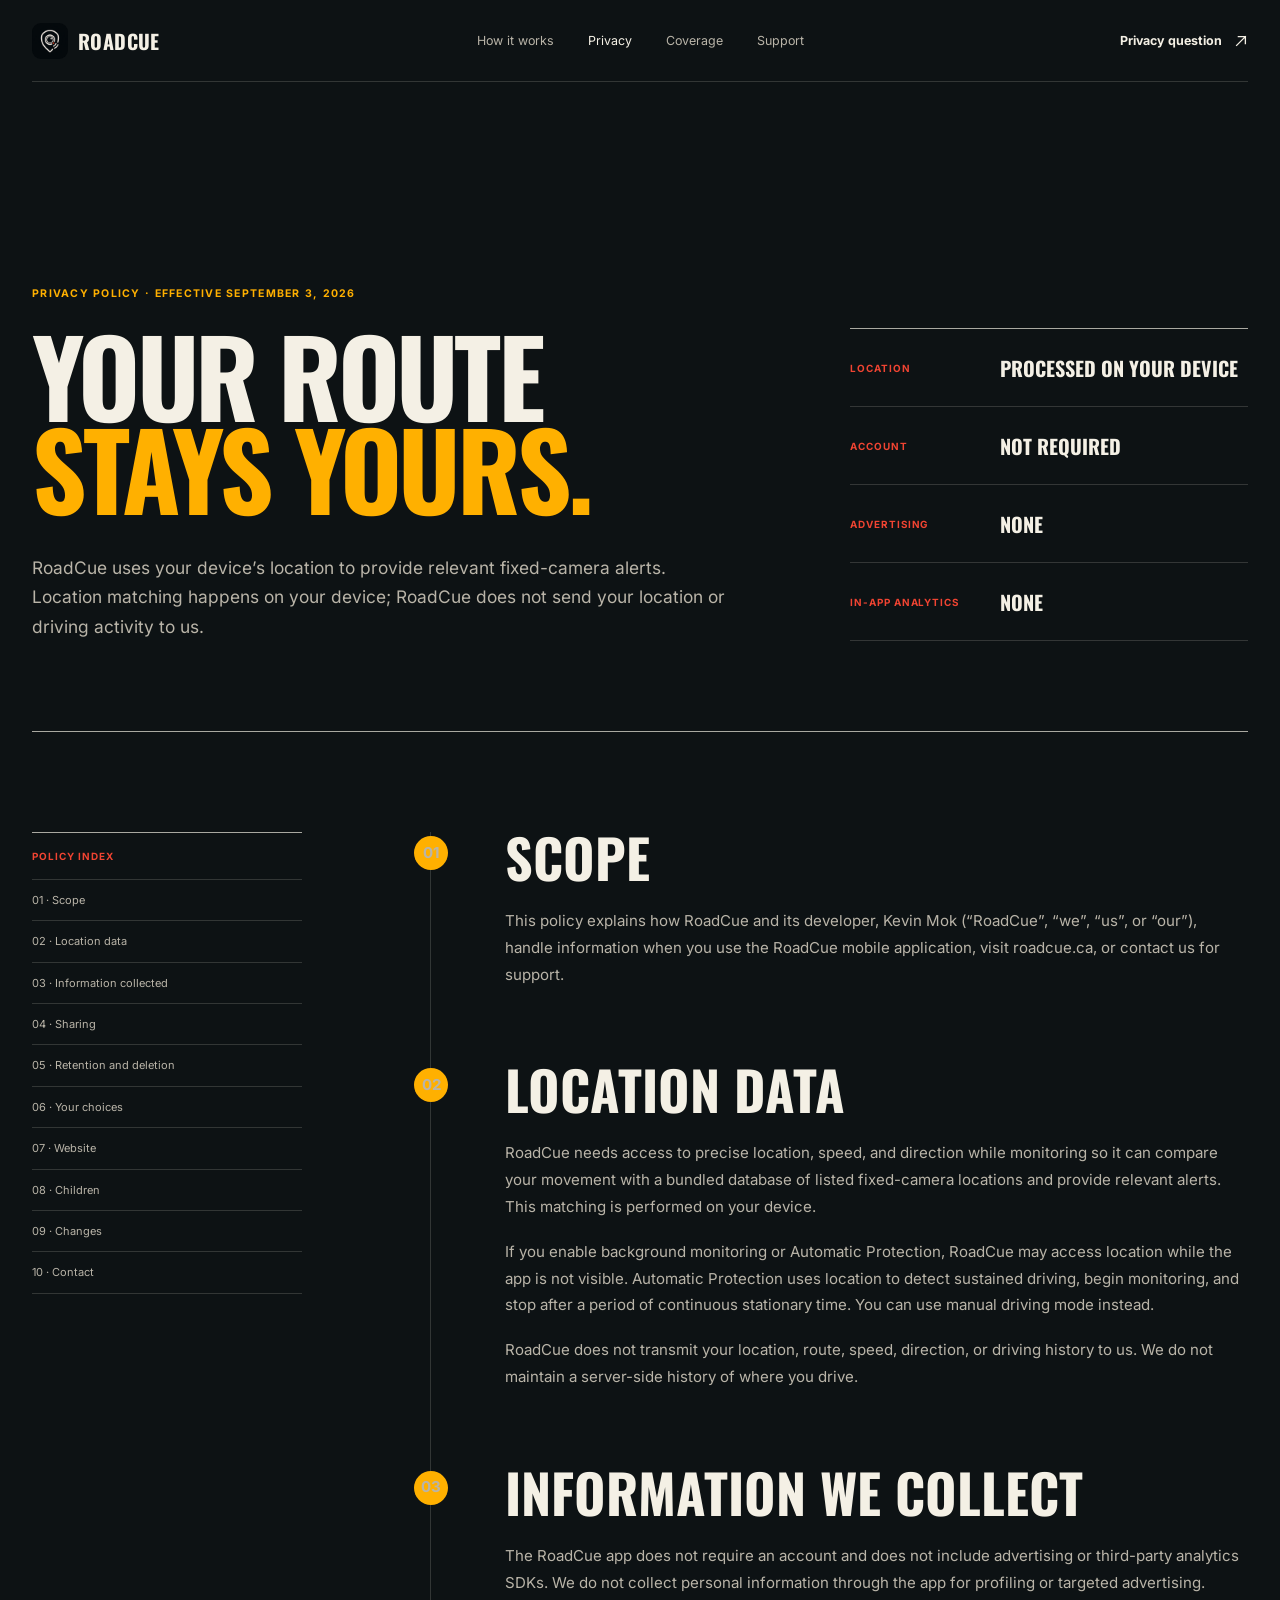
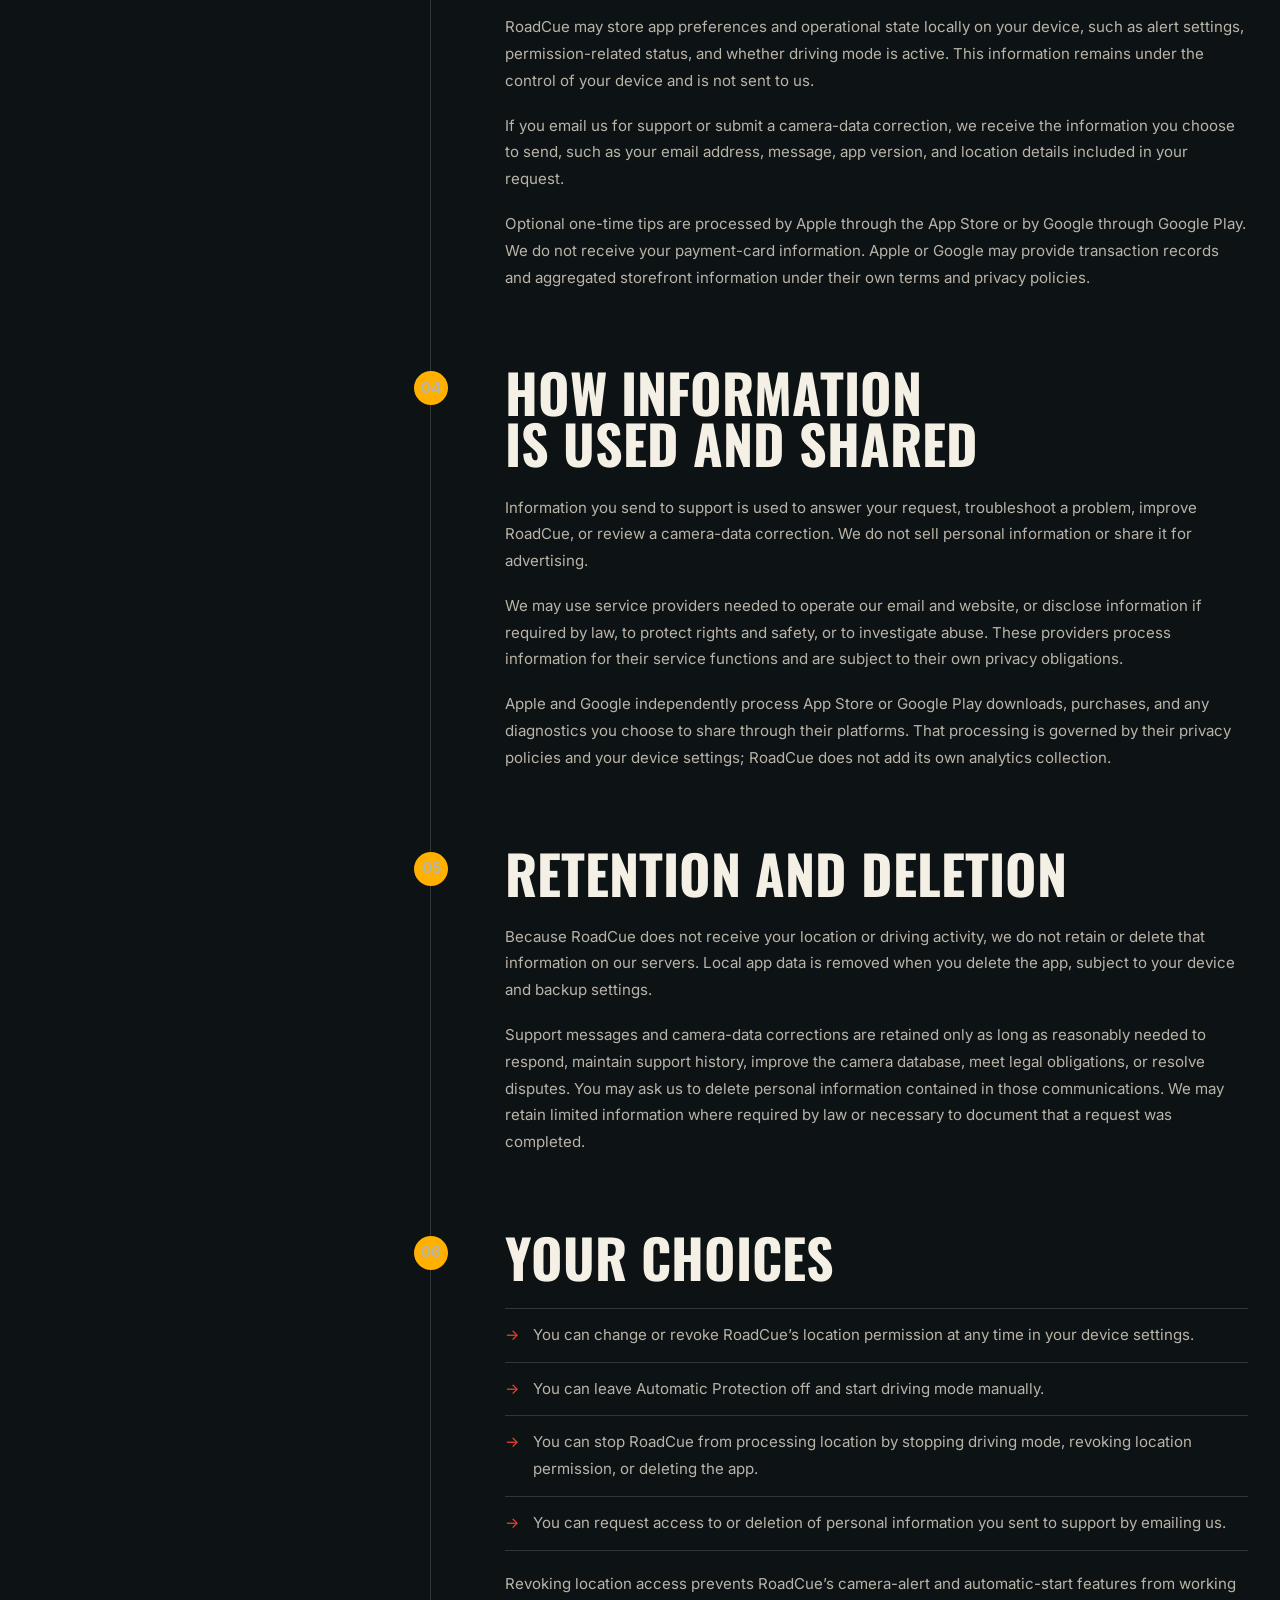
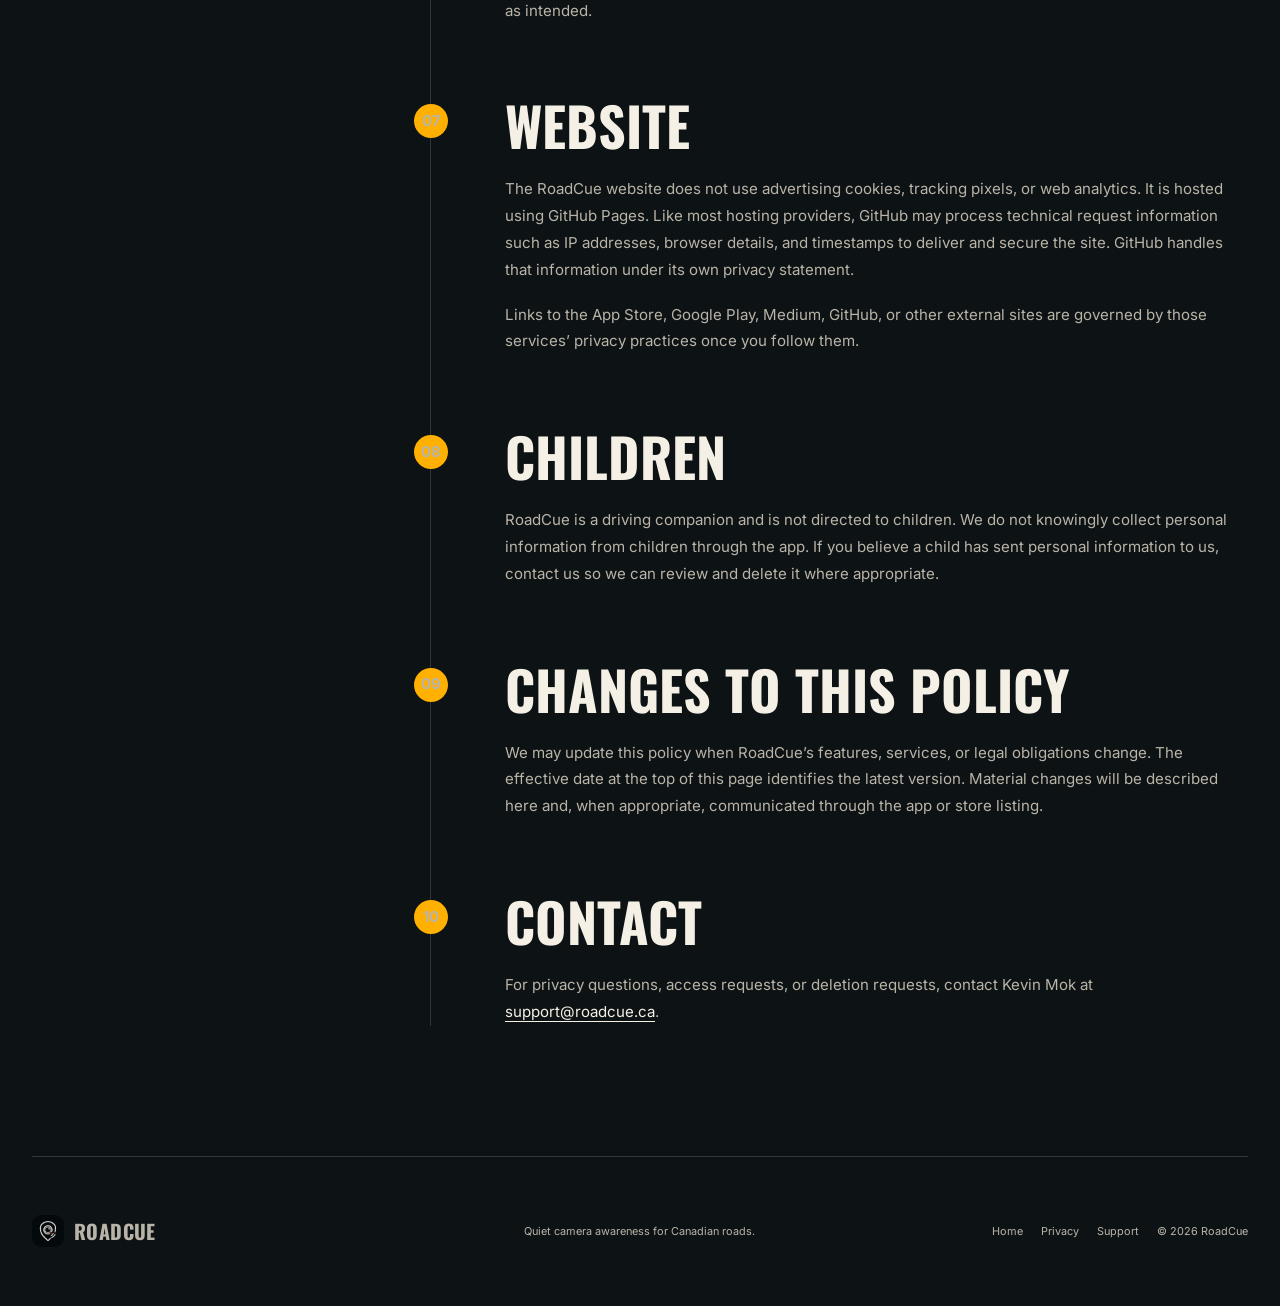
<file: privacy/index.html>
<!doctype html>
<html lang="en-CA">
  <head>
    <meta charset="UTF-8" />
    <meta name="viewport" content="width=device-width, initial-scale=1, viewport-fit=cover" />
    <title>RoadCue Privacy Policy</title>
    <meta
      name="description"
      content="Read the RoadCue privacy policy, including how location is processed on-device and how support communications are handled."
    />
    <meta name="theme-color" content="#0d1214" />
    <meta name="color-scheme" content="dark" />
    <meta name="robots" content="index,follow" />
    <link rel="canonical" href="https://www.roadcue.ca/privacy/" />
    <link rel="icon" href="../assets/roadcue-icon-192.png" sizes="192x192" />
    <link rel="apple-touch-icon" href="../assets/roadcue-icon-192.png" />
    <link rel="manifest" href="../site.webmanifest" />
    <link rel="preload" href="../assets/oswald-700.ttf" as="font" type="font/ttf" crossorigin />
    <link rel="preload" href="../assets/inter-regular.ttf" as="font" type="font/ttf" crossorigin />
    <link rel="stylesheet" href="../styles.css?v=20260827-story" />
    <link rel="stylesheet" href="privacy.css?v=20260827" />

    <meta property="og:type" content="website" />
    <meta property="og:locale" content="en_CA" />
    <meta property="og:site_name" content="RoadCue" />
    <meta property="og:title" content="RoadCue Privacy Policy" />
    <meta
      property="og:description"
      content="How RoadCue processes location on-device and protects your information."
    />
    <meta property="og:url" content="https://www.roadcue.ca/privacy/" />
    <meta property="og:image" content="https://www.roadcue.ca/assets/og-roadcue.png" />
    <meta property="og:image:width" content="1200" />
    <meta property="og:image:height" content="630" />
    <meta property="og:image:alt" content="RoadCue direction-aware camera alert interface" />
    <meta name="twitter:card" content="summary_large_image" />
    <meta name="twitter:title" content="RoadCue Privacy Policy" />
    <meta name="twitter:description" content="RoadCue processes location on your device, without accounts, ads, or analytics." />
    <meta name="twitter:image" content="https://www.roadcue.ca/assets/og-roadcue.png" />

    <script type="application/ld+json">
      {
        "@context": "https://schema.org",
        "@type": "WebPage",
        "name": "RoadCue Privacy Policy",
        "inLanguage": "en-CA",
        "url": "https://www.roadcue.ca/privacy/",
        "dateModified": "2026-09-03",
        "isPartOf": {
          "@type": "WebSite",
          "name": "RoadCue",
          "url": "https://www.roadcue.ca/"
        }
      }
    </script>
  </head>
  <body class="policy-page">
    <a class="skip-link" href="#policy-main">Skip to privacy policy</a>

    <header class="site-header">
      <a class="brand" href="../" aria-label="RoadCue home">
        <img src="../assets/roadcue-icon-192.png" width="36" height="36" alt="" />
        <span>ROADCUE</span>
      </a>
      <nav class="nav-links" aria-label="Primary navigation">
        <a href="../#how-it-works">How it works</a>
        <a href="./" aria-current="page">Privacy</a>
        <a href="../#coverage">Coverage</a>
        <a href="../support/">Support</a>
      </nav>
      <a class="header-cta" href="mailto:support@roadcue.ca?subject=RoadCue%20privacy" aria-label="Email RoadCue about privacy">
        <span>Privacy question</span>
        <svg class="arrow-icon" viewBox="0 0 16 16" aria-hidden="true"><path d="M3 13 13 3M5 3h8v8" /></svg>
      </a>
    </header>

    <main id="policy-main">
      <section class="policy-hero" aria-labelledby="policy-title">
        <div>
          <p class="policy-kicker">PRIVACY POLICY · EFFECTIVE SEPTEMBER 3, 2026</p>
          <h1 id="policy-title">YOUR ROUTE<br /><span>STAYS YOURS.</span></h1>
          <p class="policy-intro">
            RoadCue uses your device’s location to provide relevant fixed-camera alerts. Location matching happens on your device; RoadCue does not send your location or driving activity to us.
          </p>
        </div>
        <dl class="policy-summary" aria-label="RoadCue privacy summary">
          <div><dt>LOCATION</dt><dd>Processed on your device</dd></div>
          <div><dt>ACCOUNT</dt><dd>Not required</dd></div>
          <div><dt>ADVERTISING</dt><dd>None</dd></div>
          <div><dt>IN-APP ANALYTICS</dt><dd>None</dd></div>
        </dl>
      </section>

      <div class="policy-layout">
        <nav class="policy-index" aria-label="Privacy policy sections">
          <span>POLICY INDEX</span>
          <a href="#scope">01 · Scope</a>
          <a href="#location">02 · Location data</a>
          <a href="#collection">03 · Information collected</a>
          <a href="#sharing">04 · Sharing</a>
          <a href="#retention">05 · Retention and deletion</a>
          <a href="#choices">06 · Your choices</a>
          <a href="#website">07 · Website</a>
          <a href="#children">08 · Children</a>
          <a href="#changes">09 · Changes</a>
          <a href="#contact">10 · Contact</a>
        </nav>

        <article class="policy-content">
          <section id="scope">
            <p class="section-number">01</p>
            <h2>Scope</h2>
            <p>
              This policy explains how RoadCue and its developer, Kevin Mok (“RoadCue”, “we”, “us”, or “our”), handle information when you use the RoadCue mobile application, visit roadcue.ca, or contact us for support.
            </p>
          </section>

          <section id="location">
            <p class="section-number">02</p>
            <h2>Location data</h2>
            <p>
              RoadCue needs access to precise location, speed, and direction while monitoring so it can compare your movement with a bundled database of listed fixed-camera locations and provide relevant alerts. This matching is performed on your device.
            </p>
            <p>
              If you enable background monitoring or Automatic Protection, RoadCue may access location while the app is not visible. Automatic Protection uses location to detect sustained driving, begin monitoring, and stop after a period of continuous stationary time. You can use manual driving mode instead.
            </p>
            <p>
              RoadCue does not transmit your location, route, speed, direction, or driving history to us. We do not maintain a server-side history of where you drive.
            </p>
          </section>

          <section id="collection">
            <p class="section-number">03</p>
            <h2>Information we collect</h2>
            <p>
              The RoadCue app does not require an account and does not include advertising or third-party analytics SDKs. We do not collect personal information through the app for profiling or targeted advertising.
            </p>
            <p>
              RoadCue may store app preferences and operational state locally on your device, such as alert settings, permission-related status, and whether driving mode is active. This information remains under the control of your device and is not sent to us.
            </p>
            <p>
              If you email us for support or submit a camera-data correction, we receive the information you choose to send, such as your email address, message, app version, and location details included in your request.
            </p>
            <p>
              Optional one-time tips are processed by Apple through the App Store or by Google through Google Play. We do not receive your payment-card information. Apple or Google may provide transaction records and aggregated storefront information under their own terms and privacy policies.
            </p>
          </section>

          <section id="sharing">
            <p class="section-number">04</p>
            <h2>How information is used and shared</h2>
            <p>
              Information you send to support is used to answer your request, troubleshoot a problem, improve RoadCue, or review a camera-data correction. We do not sell personal information or share it for advertising.
            </p>
            <p>
              We may use service providers needed to operate our email and website, or disclose information if required by law, to protect rights and safety, or to investigate abuse. These providers process information for their service functions and are subject to their own privacy obligations.
            </p>
            <p>
              Apple and Google independently process App Store or Google Play downloads, purchases, and any diagnostics you choose to share through their platforms. That processing is governed by their privacy policies and your device settings; RoadCue does not add its own analytics collection.
            </p>
          </section>

          <section id="retention">
            <p class="section-number">05</p>
            <h2>Retention and deletion</h2>
            <p>
              Because RoadCue does not receive your location or driving activity, we do not retain or delete that information on our servers. Local app data is removed when you delete the app, subject to your device and backup settings.
            </p>
            <p>
              Support messages and camera-data corrections are retained only as long as reasonably needed to respond, maintain support history, improve the camera database, meet legal obligations, or resolve disputes. You may ask us to delete personal information contained in those communications. We may retain limited information where required by law or necessary to document that a request was completed.
            </p>
          </section>

          <section id="choices">
            <p class="section-number">06</p>
            <h2>Your choices</h2>
            <ul>
              <li>You can change or revoke RoadCue’s location permission at any time in your device settings.</li>
              <li>You can leave Automatic Protection off and start driving mode manually.</li>
              <li>You can stop RoadCue from processing location by stopping driving mode, revoking location permission, or deleting the app.</li>
              <li>You can request access to or deletion of personal information you sent to support by emailing us.</li>
            </ul>
            <p>
              Revoking location access prevents RoadCue’s camera-alert and automatic-start features from working as intended.
            </p>
          </section>

          <section id="website">
            <p class="section-number">07</p>
            <h2>Website</h2>
            <p>
              The RoadCue website does not use advertising cookies, tracking pixels, or web analytics. It is hosted using GitHub Pages. Like most hosting providers, GitHub may process technical request information such as IP addresses, browser details, and timestamps to deliver and secure the site. GitHub handles that information under its own privacy statement.
            </p>
            <p>
              Links to the App Store, Google Play, Medium, GitHub, or other external sites are governed by those services’ privacy practices once you follow them.
            </p>
          </section>

          <section id="children">
            <p class="section-number">08</p>
            <h2>Children</h2>
            <p>
              RoadCue is a driving companion and is not directed to children. We do not knowingly collect personal information from children through the app. If you believe a child has sent personal information to us, contact us so we can review and delete it where appropriate.
            </p>
          </section>

          <section id="changes">
            <p class="section-number">09</p>
            <h2>Changes to this policy</h2>
            <p>
              We may update this policy when RoadCue’s features, services, or legal obligations change. The effective date at the top of this page identifies the latest version. Material changes will be described here and, when appropriate, communicated through the app or store listing.
            </p>
          </section>

          <section id="contact">
            <p class="section-number">10</p>
            <h2>Contact</h2>
            <p>
              For privacy questions, access requests, or deletion requests, contact Kevin Mok at
              <a href="mailto:support@roadcue.ca?subject=RoadCue%20privacy%20request">support@roadcue.ca</a>.
            </p>
          </section>
        </article>
      </div>
    </main>

    <footer class="site-footer">
      <a class="brand" href="../"><img src="../assets/roadcue-icon-192.png" width="32" height="32" alt="" /><span>ROADCUE</span></a>
      <p>Quiet camera awareness for Canadian roads.</p>
      <div><a href="../">Home</a><a href="./">Privacy</a><a href="../support/">Support</a><span>© <span data-year></span> RoadCue</span></div>
    </footer>

    <script src="../script.js?v=20260811" defer></script>
  </body>
</html>
</file>
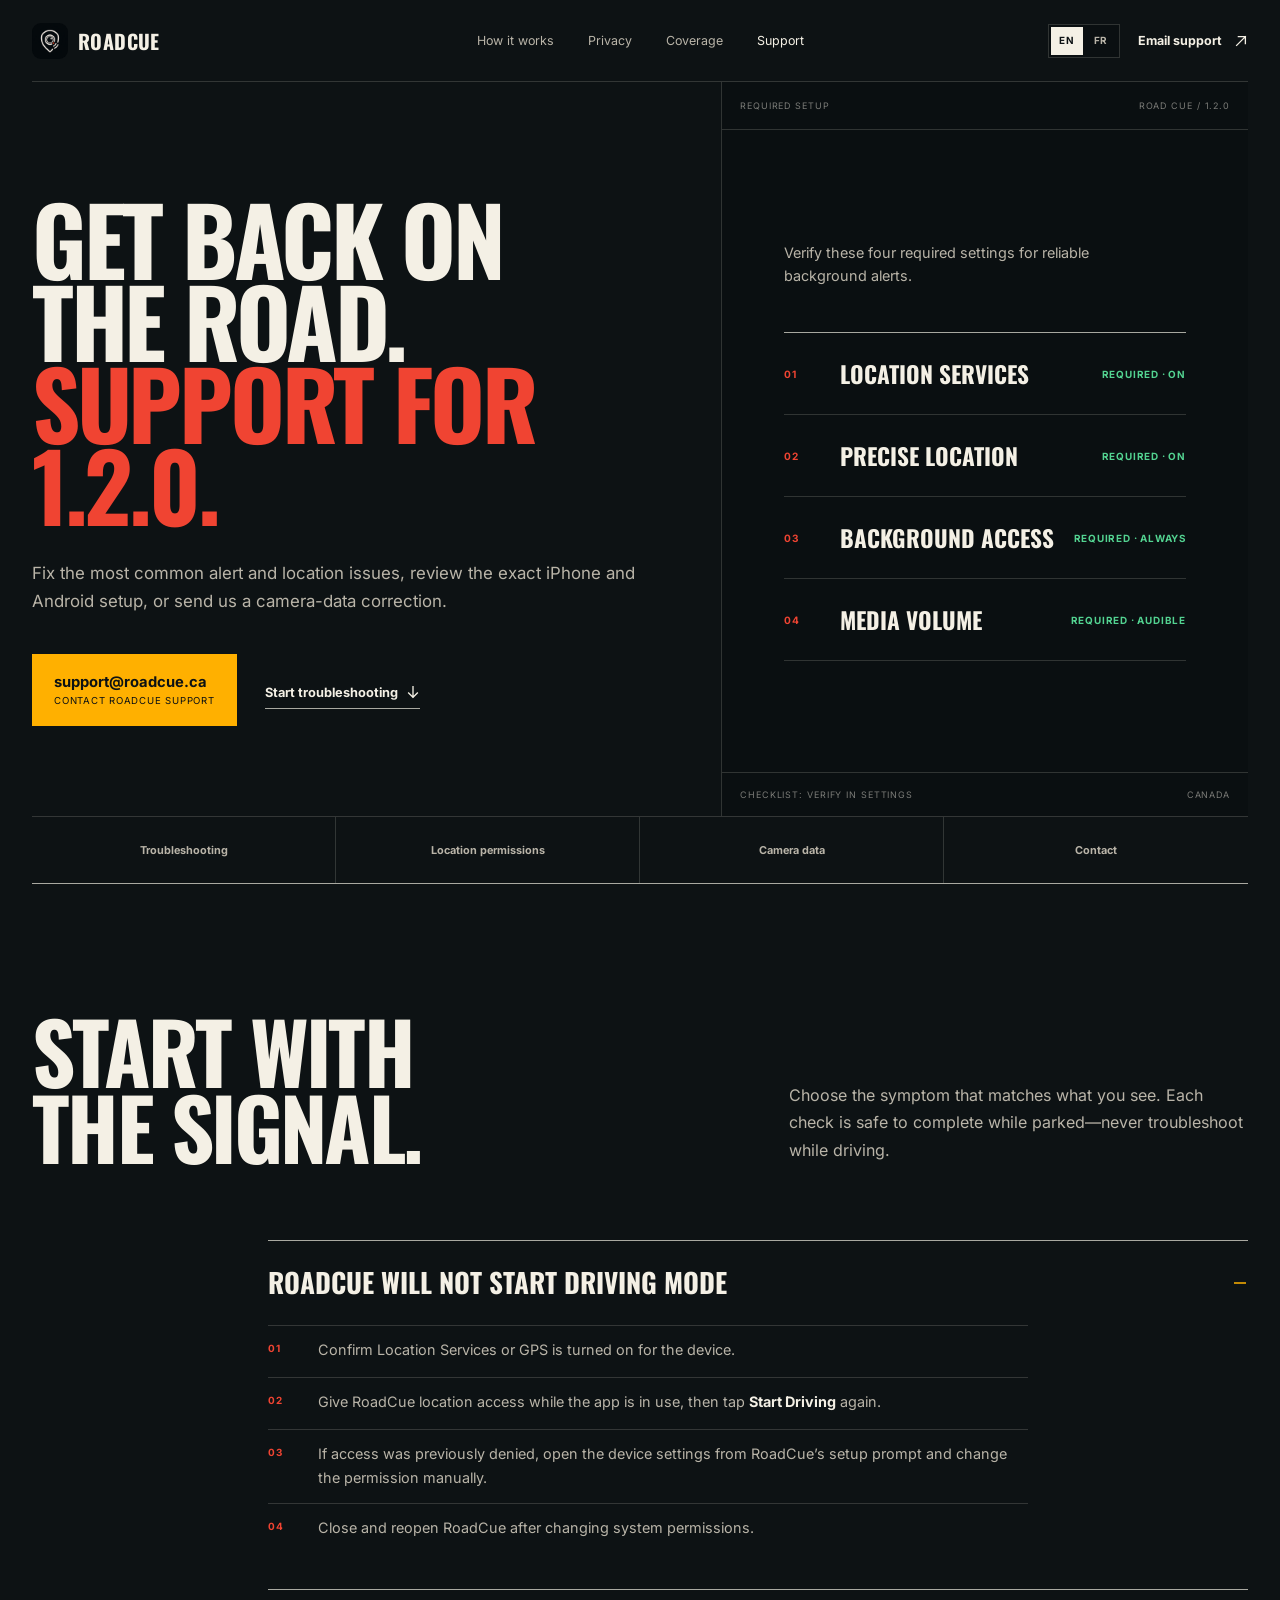
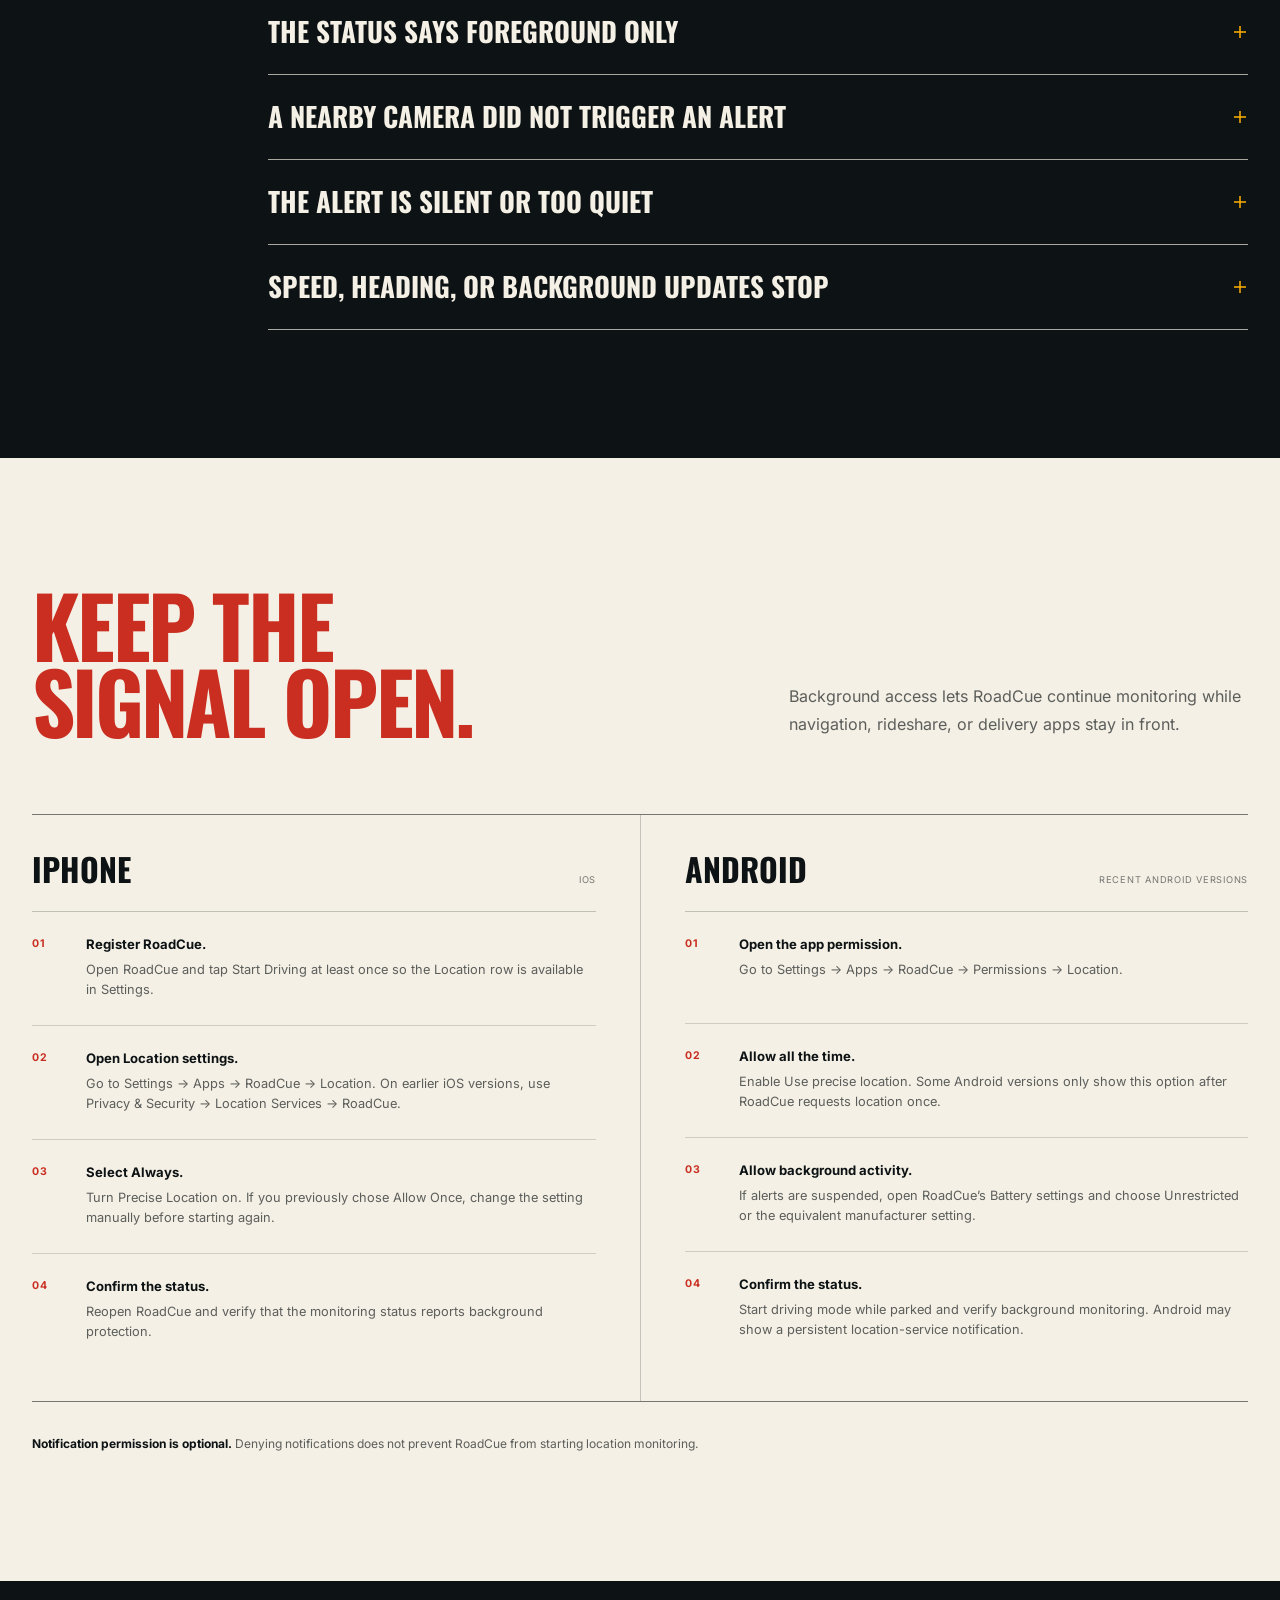
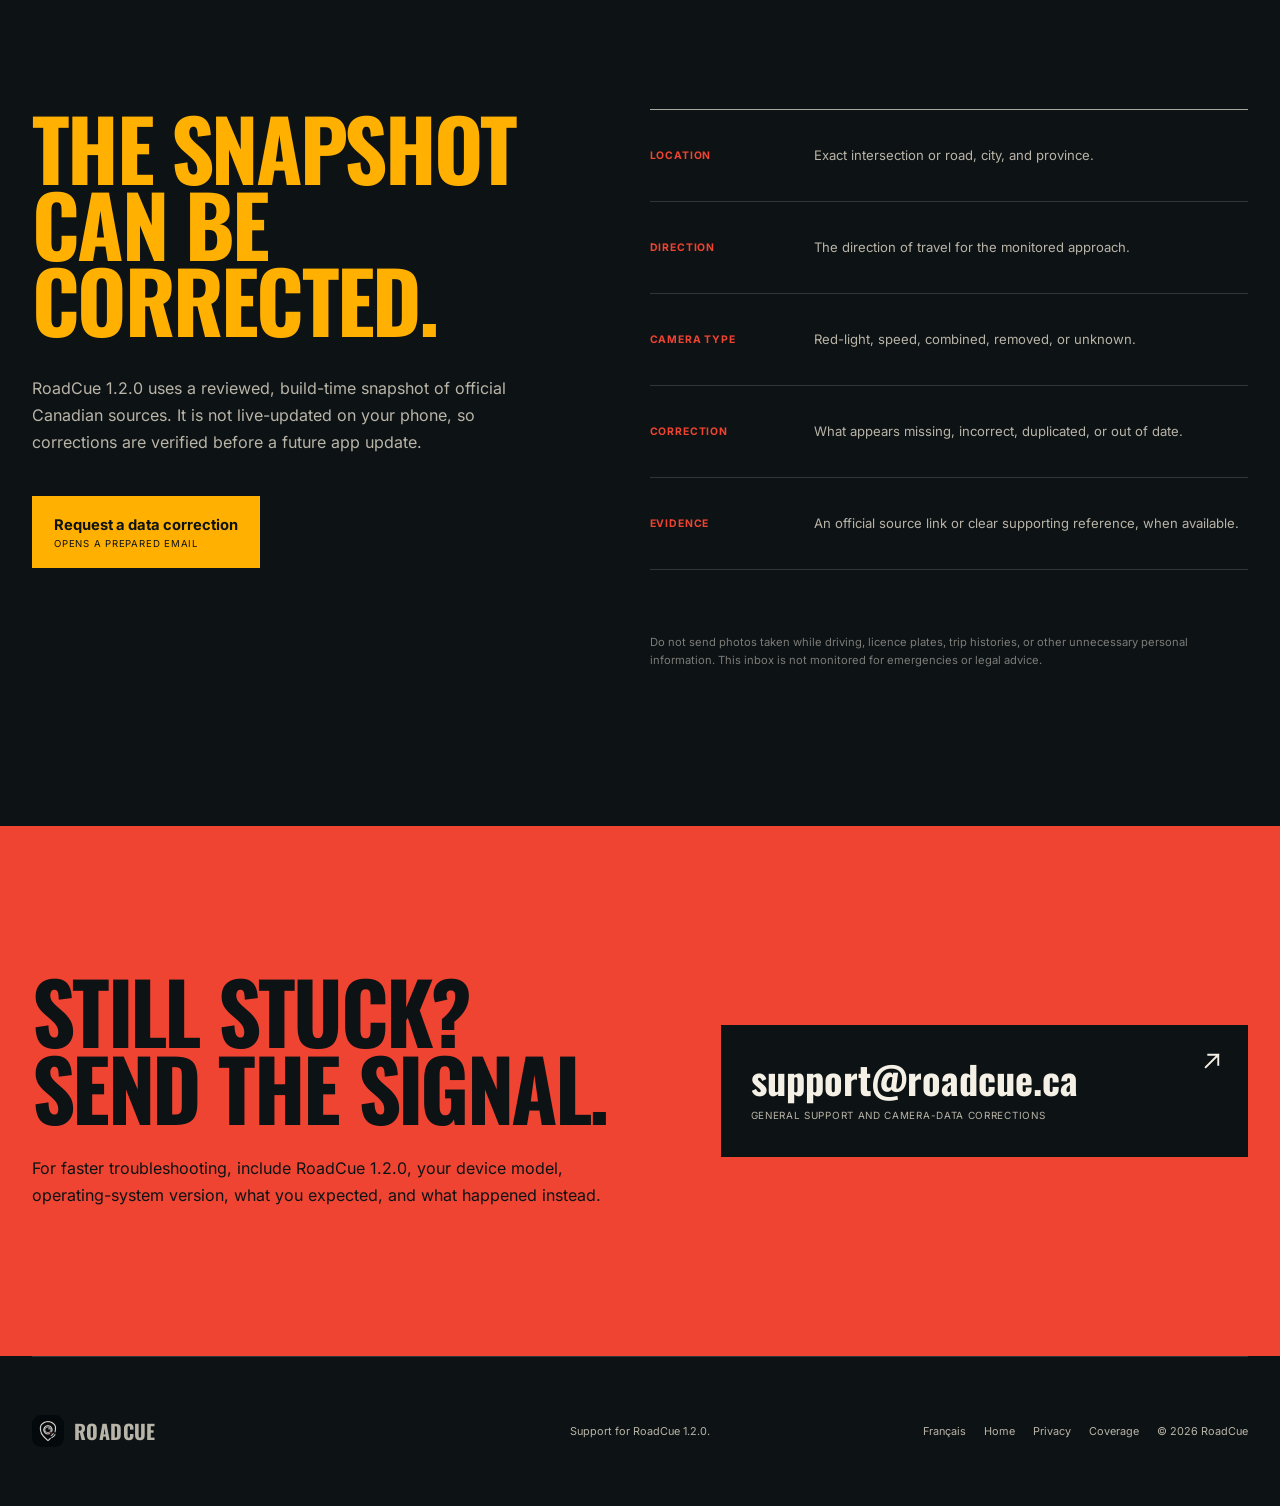
<file: support/index.html>
<!doctype html>
<html lang="en-CA">
  <head>
    <meta charset="UTF-8" />
    <meta name="viewport" content="width=device-width, initial-scale=1, viewport-fit=cover" />
    <title>RoadCue Support — Troubleshooting and location permissions</title>
    <meta
      name="description"
      content="Get RoadCue support, fix location-permission issues, troubleshoot camera alerts, or request a correction to the Canadian camera-data snapshot."
    />
    <meta name="theme-color" content="#0d1214" />
    <meta name="color-scheme" content="dark" />
    <meta name="robots" content="index,follow,max-image-preview:large" />
    <link rel="canonical" href="https://www.roadcue.ca/support/" />
    <link rel="alternate" hreflang="en-CA" href="https://www.roadcue.ca/support/" />
    <link rel="alternate" hreflang="fr-CA" href="https://www.roadcue.ca/fr/support/" />
    <link rel="alternate" hreflang="x-default" href="https://www.roadcue.ca/support/" />
    <link rel="icon" href="../assets/roadcue-icon-192.png" sizes="192x192" />
    <link rel="apple-touch-icon" href="../assets/roadcue-icon-192.png" />
    <link rel="manifest" href="../site.webmanifest" />
    <link rel="preload" href="../assets/oswald-700.ttf" as="font" type="font/ttf" crossorigin />
    <link rel="preload" href="../assets/inter-regular.ttf" as="font" type="font/ttf" crossorigin />
    <link rel="stylesheet" href="../styles.css?v=20260811" />
    <link rel="stylesheet" href="support.css?v=20260811" />

    <meta property="og:type" content="website" />
    <meta property="og:locale" content="en_CA" />
    <meta property="og:locale:alternate" content="fr_CA" />
    <meta property="og:site_name" content="RoadCue" />
    <meta property="og:title" content="RoadCue Support" />
    <meta
      property="og:description"
      content="Troubleshooting, location permissions, contact information, and camera-data corrections for RoadCue."
    />
    <meta property="og:url" content="https://www.roadcue.ca/support/" />
    <meta property="og:image" content="https://www.roadcue.ca/assets/og-roadcue.png" />
    <meta property="og:image:width" content="1200" />
    <meta property="og:image:height" content="630" />
    <meta property="og:image:alt" content="RoadCue direction-aware camera alert interface" />
    <meta name="twitter:card" content="summary_large_image" />
    <meta name="twitter:title" content="RoadCue Support" />
    <meta name="twitter:description" content="Help with RoadCue 1.2.0, location access, alerts, and camera data." />
    <meta name="twitter:image" content="https://www.roadcue.ca/assets/og-roadcue.png" />

    <script type="application/ld+json">
      {
        "@context": "https://schema.org",
        "@type": "ContactPage",
        "name": "RoadCue Support",
        "inLanguage": "en-CA",
        "url": "https://www.roadcue.ca/support/",
        "description": "Support and troubleshooting for RoadCue 1.2.0.",
        "isPartOf": {
          "@type": "WebSite",
          "name": "RoadCue",
          "url": "https://www.roadcue.ca/"
        }
      }
    </script>
  </head>
  <body class="support-page">
    <!--
      THESIS: Support is a diagnostic corridor, not a grid of generic FAQ cards.
      OWN-WORLD: Matte charcoal, bone lettering, signal red, active amber, ruled technical rows, and the established Oswald/Inter split.
      STORY: Identify the fault, restore the required permission, understand alert behaviour, request a data correction, or contact support.
      FIRST VIEWPORT: A monumental support claim and direct email action sit beside a four-signal readiness console; a compact jump band follows.
      FORM: Support control deck, seventh grounded structure; seed c4458032.
      FINISH: unreviewed and undocumented is unfinished; this build ends with the finish review, the verdict, and DESIGN.md
    -->
    <a class="skip-link" href="#support-main">Skip to support content</a>

    <header class="site-header">
      <a class="brand" href="../" aria-label="RoadCue home">
        <img src="../assets/roadcue-icon-192.png" width="36" height="36" alt="" />
        <span>ROADCUE</span>
      </a>
      <nav class="nav-links" aria-label="Primary navigation">
        <a href="../#how-it-works">How it works</a>
        <a href="../privacy/">Privacy</a>
        <a href="../#coverage">Coverage</a>
        <a href="./" aria-current="page">Support</a>
      </nav>
      <div class="header-actions">
        <nav class="locale-switch" aria-label="Language">
          <a href="./" lang="en-CA" hreflang="en-CA" aria-current="page">EN</a>
          <a href="../fr/support/" lang="fr-CA" hreflang="fr-CA">FR</a>
        </nav>
        <a class="header-cta" href="mailto:support@roadcue.ca?subject=RoadCue%201.2.0%20support" aria-label="Email RoadCue support">
          <span>Email support</span>
          <svg class="arrow-icon" viewBox="0 0 16 16" aria-hidden="true"><path d="M3 13 13 3M5 3h8v8" /></svg>
        </a>
      </div>
    </header>

    <main id="support-main">
      <section class="support-hero" aria-labelledby="support-title">
        <div class="support-hero-copy">
          <h1 id="support-title">GET BACK ON<br />THE ROAD.<br /><span>SUPPORT FOR 1.2.0.</span></h1>
          <p>
            Fix the most common alert and location issues, review the exact iPhone and Android setup, or send us a camera-data correction.
          </p>
          <div class="support-hero-actions">
            <a class="support-email-button" href="mailto:support@roadcue.ca?subject=RoadCue%201.2.0%20support">
              <span>support@roadcue.ca</span>
              <small>Contact RoadCue support</small>
            </a>
            <a class="text-link" href="#troubleshooting">Start troubleshooting <svg class="arrow-icon" viewBox="0 0 16 16" aria-hidden="true"><path d="M8 2v12M3 9l5 5 5-5" /></svg></a>
          </div>
        </div>

        <div class="support-console" aria-label="RoadCue readiness checklist">
          <div class="support-console-head">
            <span>REQUIRED SETUP</span><span>ROAD CUE / 1.2.0</span>
          </div>
          <div class="support-console-body">
            <p>Verify these four required settings for reliable background alerts.</p>
            <ol class="readiness-list">
              <li><span>01</span><strong>Location services</strong><b>REQUIRED · ON</b></li>
              <li><span>02</span><strong>Precise location</strong><b>REQUIRED · ON</b></li>
              <li><span>03</span><strong>Background access</strong><b>REQUIRED · ALWAYS</b></li>
              <li><span>04</span><strong>Media volume</strong><b>REQUIRED · AUDIBLE</b></li>
            </ol>
          </div>
          <div class="support-console-foot"><span>CHECKLIST: VERIFY IN SETTINGS</span><span>CANADA</span></div>
        </div>
      </section>

      <nav class="support-jumps" aria-label="Support sections">
        <a href="#troubleshooting">Troubleshooting</a>
        <a href="#permissions">Location permissions</a>
        <a href="#camera-data">Camera data</a>
        <a href="#contact">Contact</a>
      </nav>

      <section class="support-section support-troubleshooting" id="troubleshooting" aria-labelledby="troubleshooting-title">
        <div class="support-section-head">
          <h2 id="troubleshooting-title">START WITH<br />THE SIGNAL.</h2>
          <p>Choose the symptom that matches what you see. Each check is safe to complete while parked—never troubleshoot while driving.</p>
        </div>

        <div class="support-issues">
          <details open>
            <summary>
              <span>RoadCue will not start driving mode</span>
              <svg class="summary-icon" viewBox="0 0 16 16" aria-hidden="true"><path d="M2 8h12" /><path d="M8 2v12" /></svg>
            </summary>
            <div class="issue-answer">
              <ol class="support-steps">
                <li>Confirm Location Services or GPS is turned on for the device.</li>
                <li>Give RoadCue location access while the app is in use, then tap <strong>Start Driving</strong> again.</li>
                <li>If access was previously denied, open the device settings from RoadCue’s setup prompt and change the permission manually.</li>
                <li>Close and reopen RoadCue after changing system permissions.</li>
              </ol>
            </div>
          </details>

          <details>
            <summary>
              <span>The status says foreground only</span>
              <svg class="summary-icon" viewBox="0 0 16 16" aria-hidden="true"><path d="M2 8h12" /><path d="M8 2v12" /></svg>
            </summary>
            <div class="issue-answer">
              <p>RoadCue can monitor while visible, but alerts may pause when another app is in front. Grant <strong>Always</strong> or <strong>Allow all the time</strong> location access using the instructions below.</p>
            </div>
          </details>

          <details>
            <summary>
              <span>A nearby camera did not trigger an alert</span>
              <svg class="summary-icon" viewBox="0 0 16 16" aria-hidden="true"><path d="M2 8h12" /><path d="M8 2v12" /></svg>
            </summary>
            <div class="issue-answer">
              <p>RoadCue only warns for records in its bundled snapshot when your direction is closing on the monitored approach. A camera behind you, on a parallel road, outside the current snapshot, or not published by the source authority may not alert.</p>
              <p>If the direction and location should have matched, send a camera-data correction with the intersection and travel direction.</p>
            </div>
          </details>

          <details>
            <summary>
              <span>The alert is silent or too quiet</span>
              <svg class="summary-icon" viewBox="0 0 16 16" aria-hidden="true"><path d="M2 8h12" /><path d="M8 2v12" /></svg>
            </summary>
            <div class="issue-answer">
              <ol class="support-steps">
                <li>Raise the device’s media volume while parked.</li>
                <li>Open RoadCue Settings → Sound and preview the selected crossing sound.</li>
                <li>Check whether audio is being routed to Bluetooth, a vehicle system, headphones, another navigation app, or an active phone call.</li>
                <li>On iPhone, test spoken alerts with silent mode off; the crossing chime is configured separately from platform-managed speech.</li>
              </ol>
            </div>
          </details>

          <details>
            <summary>
              <span>Speed, heading, or background updates stop</span>
              <svg class="summary-icon" viewBox="0 0 16 16" aria-hidden="true"><path d="M2 8h12" /><path d="M8 2v12" /></svg>
            </summary>
            <div class="issue-answer">
              <ol class="support-steps">
                <li>Confirm Precise Location is enabled and move to an area with a clear GPS signal.</li>
                <li>Do not force-quit RoadCue during an active trip.</li>
                <li>On Android, allow background activity or unrestricted battery use if the device manufacturer suspends RoadCue.</li>
                <li>Stop driving mode, reopen the app, and start it again while parked.</li>
              </ol>
            </div>
          </details>
        </div>
      </section>

      <section class="permission-field" id="permissions" aria-labelledby="permissions-title">
        <div class="permission-inner">
          <div class="support-section-head permission-head">
            <h2 id="permissions-title">KEEP THE<br />SIGNAL OPEN.</h2>
            <p>Background access lets RoadCue continue monitoring while navigation, rideshare, or delivery apps stay in front.</p>
          </div>

          <div class="platform-guides">
            <article>
              <header><strong>iPhone</strong><span>iOS</span></header>
              <ol class="platform-steps">
                <li><strong>Register RoadCue.</strong><span>Open RoadCue and tap Start Driving at least once so the Location row is available in Settings.</span></li>
                <li><strong>Open Location settings.</strong><span>Go to Settings → Apps → RoadCue → Location. On earlier iOS versions, use Privacy &amp; Security → Location Services → RoadCue.</span></li>
                <li><strong>Select Always.</strong><span>Turn Precise Location on. If you previously chose Allow Once, change the setting manually before starting again.</span></li>
                <li><strong>Confirm the status.</strong><span>Reopen RoadCue and verify that the monitoring status reports background protection.</span></li>
              </ol>
            </article>

            <article>
              <header><strong>Android</strong><span>Recent Android versions</span></header>
              <ol class="platform-steps">
                <li><strong>Open the app permission.</strong><span>Go to Settings → Apps → RoadCue → Permissions → Location.</span></li>
                <li><strong>Allow all the time.</strong><span>Enable Use precise location. Some Android versions only show this option after RoadCue requests location once.</span></li>
                <li><strong>Allow background activity.</strong><span>If alerts are suspended, open RoadCue’s Battery settings and choose Unrestricted or the equivalent manufacturer setting.</span></li>
                <li><strong>Confirm the status.</strong><span>Start driving mode while parked and verify background monitoring. Android may show a persistent location-service notification.</span></li>
              </ol>
            </article>
          </div>

          <p class="permission-note"><strong>Notification permission is optional.</strong> Denying notifications does not prevent RoadCue from starting location monitoring.</p>
        </div>
      </section>

      <section class="support-section correction-section" id="camera-data" aria-labelledby="camera-data-title">
        <div class="correction-copy">
          <h2 id="camera-data-title">THE SNAPSHOT<br />CAN BE CORRECTED.</h2>
          <p>
            RoadCue 1.2.0 uses a reviewed, build-time snapshot of official Canadian sources. It is not live-updated on your phone, so corrections are verified before a future app update.
          </p>
          <a
            class="support-email-button correction-button"
            href="mailto:support@roadcue.ca?subject=RoadCue%20camera-data%20correction&amp;body=App%20version%3A%201.2.0%0AProvince%20and%20city%3A%20%0AIntersection%20or%20road%3A%20%0ADirection%20of%20travel%3A%20%0ACamera%20type%3A%20%0AWhat%20is%20wrong%3A%20%0ASource%20link%3A%20"
          >
            <span>Request a data correction</span>
            <small>Opens a prepared email</small>
          </a>
        </div>

        <div class="correction-checklist" aria-label="Information needed for a camera-data correction">
          <div><span>Location</span><p>Exact intersection or road, city, and province.</p></div>
          <div><span>Direction</span><p>The direction of travel for the monitored approach.</p></div>
          <div><span>Camera type</span><p>Red-light, speed, combined, removed, or unknown.</p></div>
          <div><span>Correction</span><p>What appears missing, incorrect, duplicated, or out of date.</p></div>
          <div><span>Evidence</span><p>An official source link or clear supporting reference, when available.</p></div>
        </div>
        <p class="correction-safety">Do not send photos taken while driving, licence plates, trip histories, or other unnecessary personal information. This inbox is not monitored for emergencies or legal advice.</p>
      </section>

      <section class="support-contact" id="contact" aria-labelledby="contact-title">
        <div>
          <h2 id="contact-title">STILL STUCK?<br />SEND THE SIGNAL.</h2>
          <p>For faster troubleshooting, include RoadCue 1.2.0, your device model, operating-system version, what you expected, and what happened instead.</p>
        </div>
        <a href="mailto:support@roadcue.ca?subject=RoadCue%201.2.0%20support">
          <span>support@roadcue.ca</span>
          <small>General support and camera-data corrections</small>
          <svg class="arrow-icon" viewBox="0 0 16 16" aria-hidden="true"><path d="M3 13 13 3M5 3h8v8" /></svg>
        </a>
      </section>
    </main>

    <footer class="site-footer">
      <a class="brand" href="../"><img src="../assets/roadcue-icon-192.png" width="32" height="32" alt="" /><span>ROADCUE</span></a>
      <p>Support for RoadCue 1.2.0.</p>
      <div><a href="../fr/support/" lang="fr-CA" hreflang="fr-CA">Français</a><a href="../">Home</a><a href="../privacy/">Privacy</a><a href="../#coverage">Coverage</a><span>© <span data-year></span> RoadCue</span></div>
    </footer>

    <script src="../script.js?v=20260811" defer></script>
  </body>
</html>
</file>
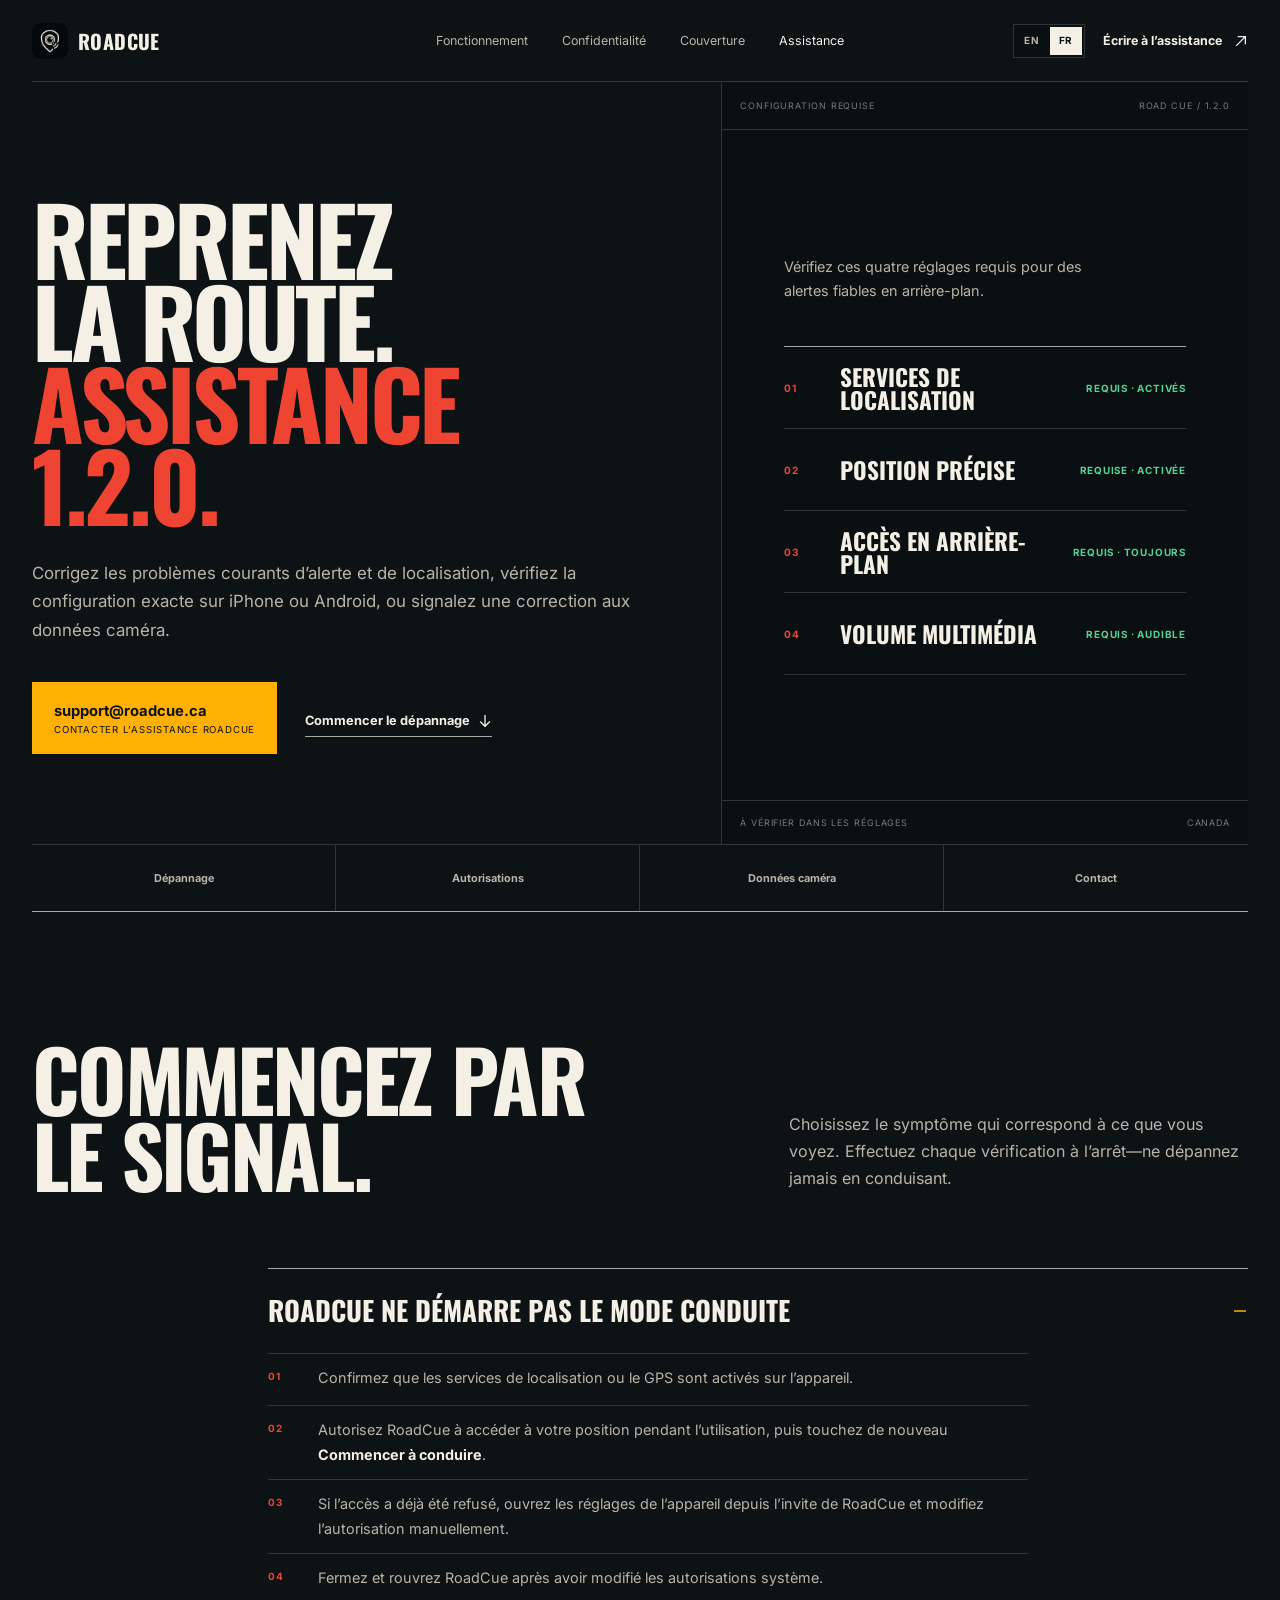
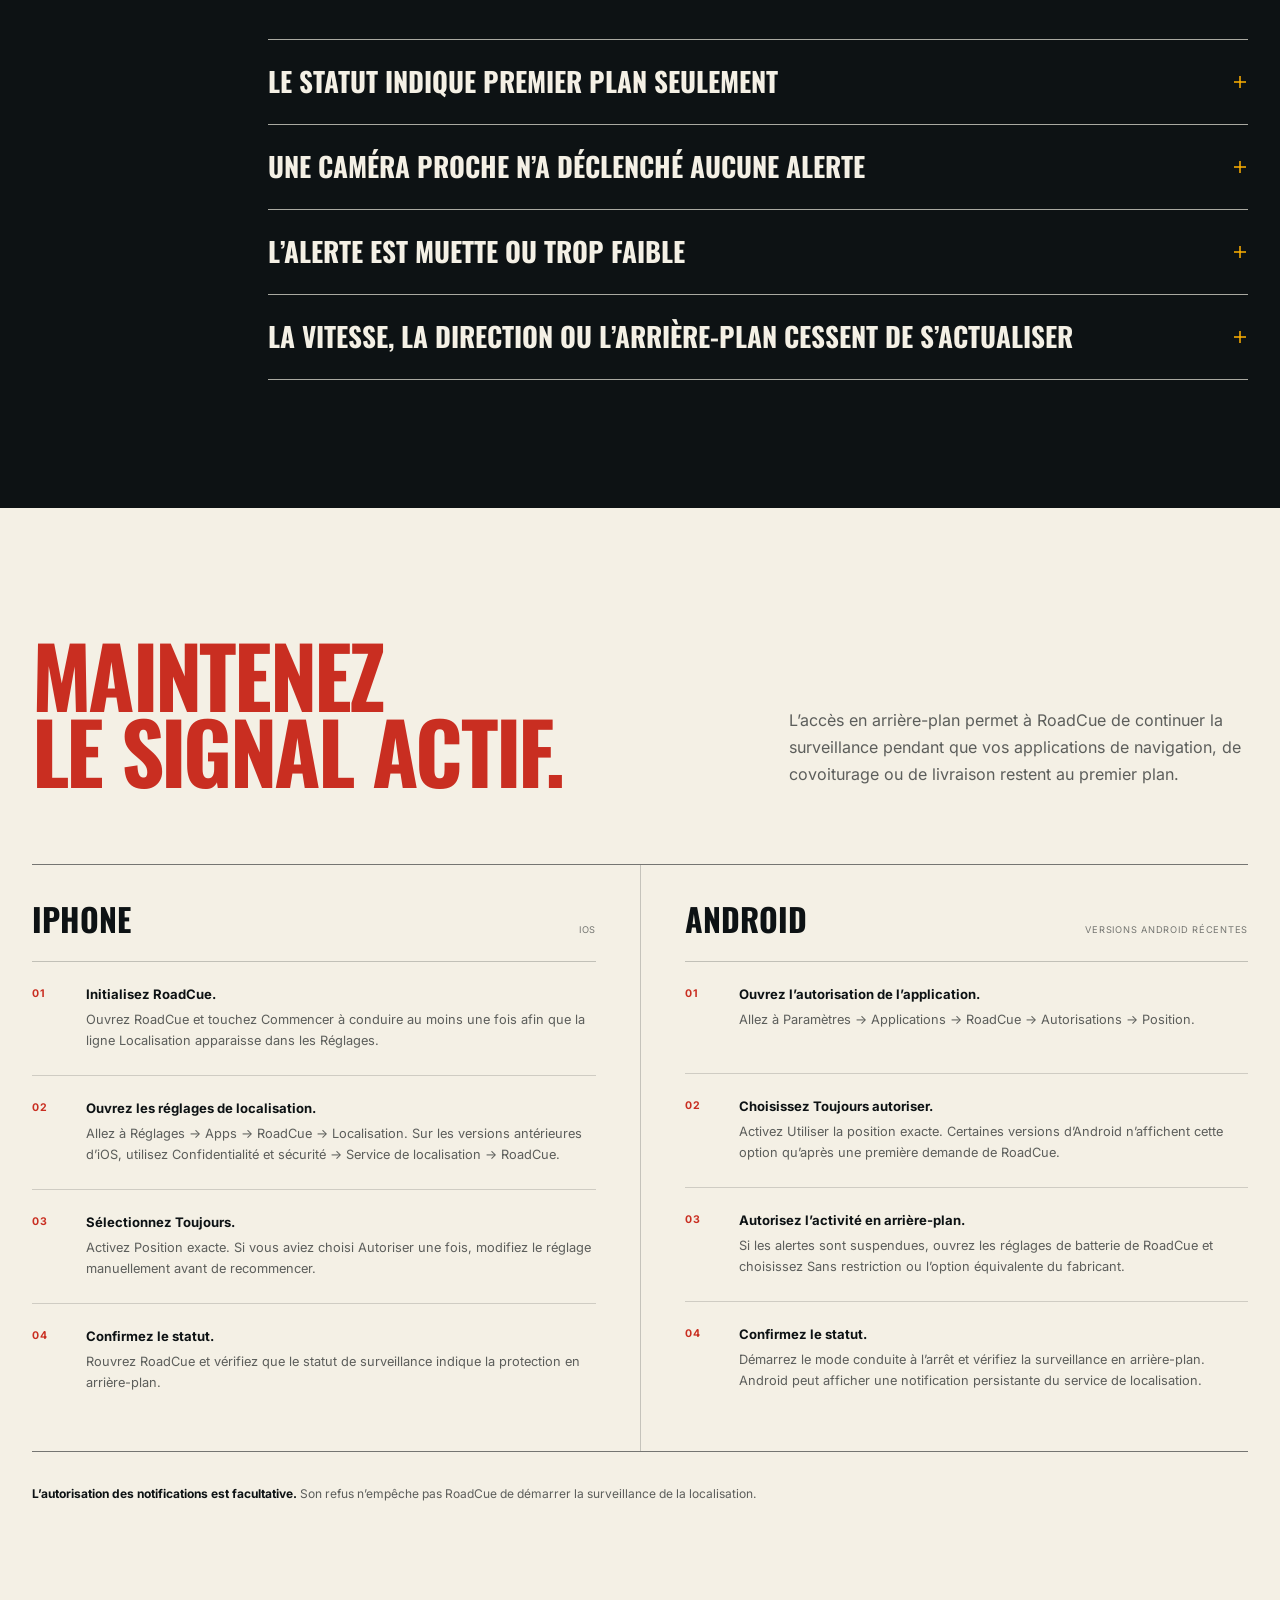
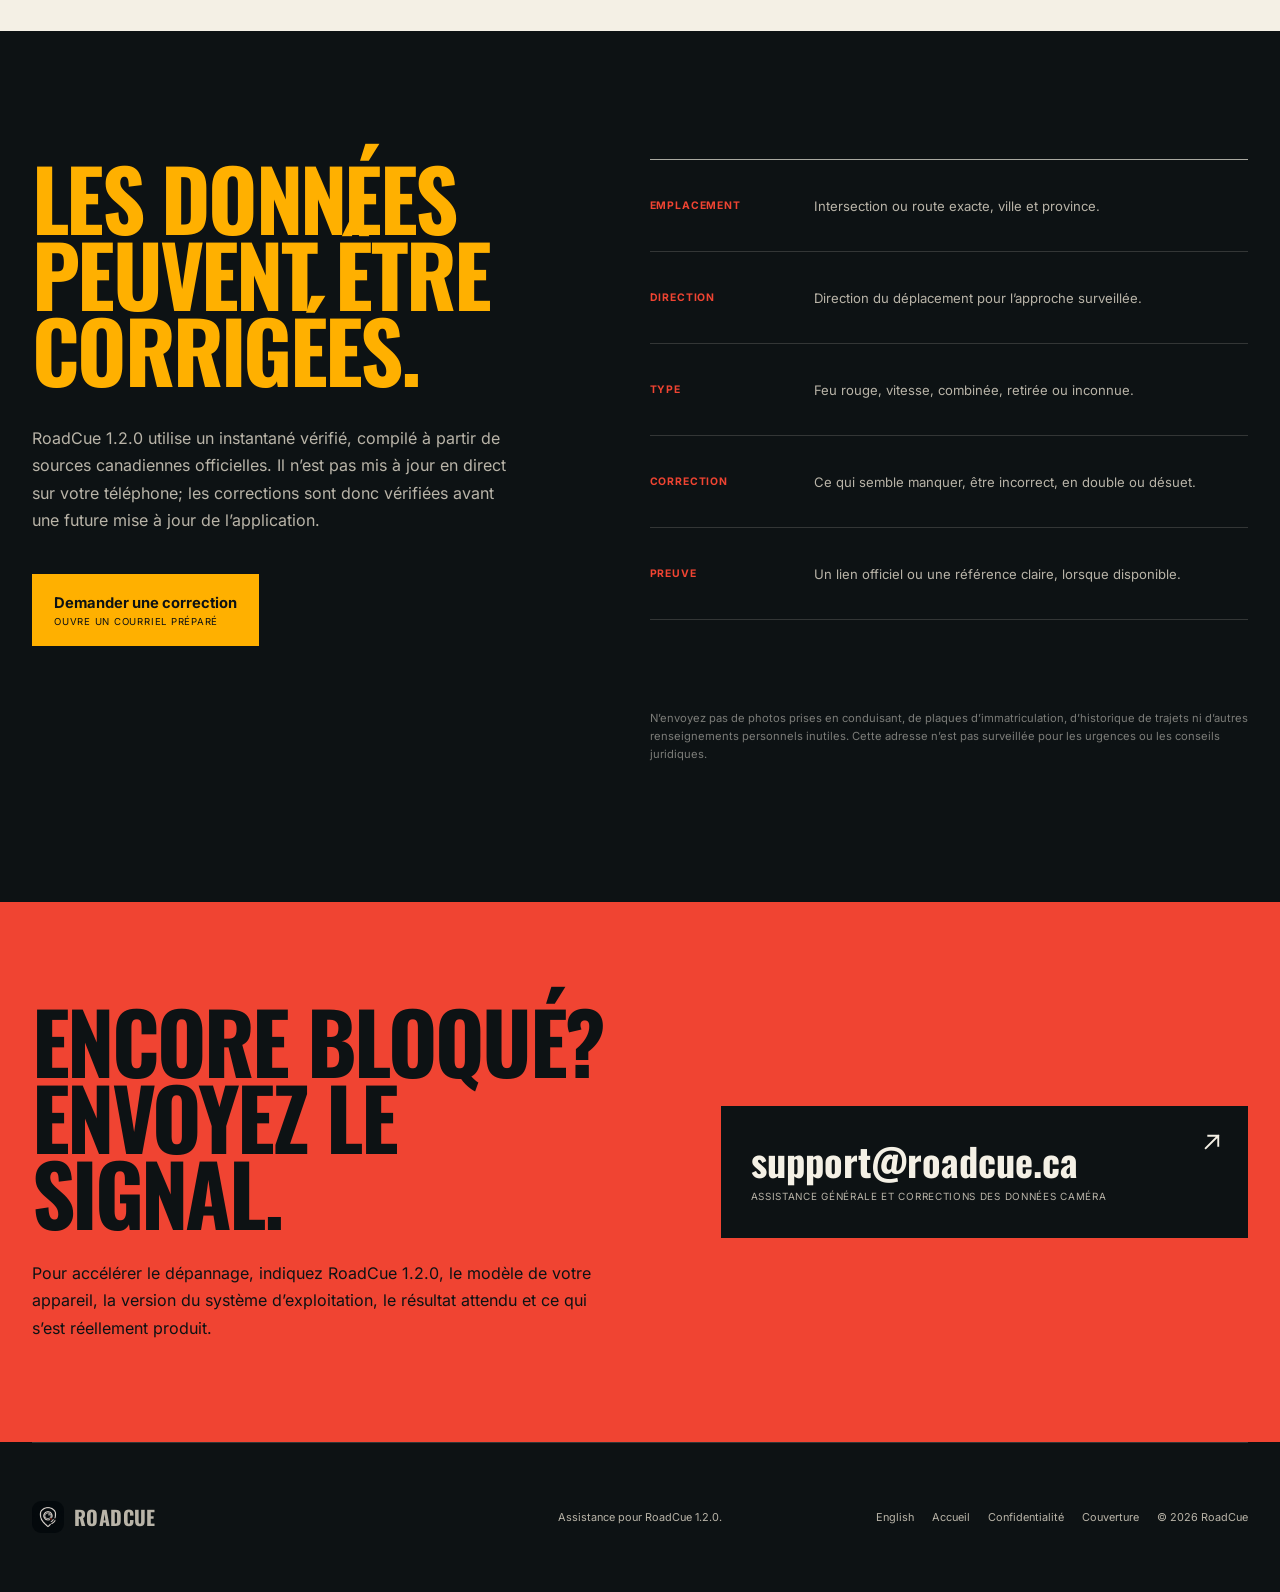
<file: fr/support/index.html>
<!doctype html>
<html lang="fr-CA">
  <head>
    <meta charset="UTF-8" />
    <meta name="viewport" content="width=device-width, initial-scale=1, viewport-fit=cover" />
    <title>Assistance RoadCue — Dépannage et autorisations de localisation</title>
    <meta
      name="description"
      content="Obtenez de l’aide pour RoadCue, corrigez les autorisations de localisation, dépannez les alertes caméra ou demandez une correction des données canadiennes."
    />
    <meta name="theme-color" content="#0d1214" />
    <meta name="color-scheme" content="dark" />
    <meta name="robots" content="index,follow,max-image-preview:large" />
    <link rel="canonical" href="https://www.roadcue.ca/fr/support/" />
    <link rel="alternate" hreflang="en-CA" href="https://www.roadcue.ca/support/" />
    <link rel="alternate" hreflang="fr-CA" href="https://www.roadcue.ca/fr/support/" />
    <link rel="alternate" hreflang="x-default" href="https://www.roadcue.ca/support/" />
    <link rel="icon" href="../../assets/roadcue-icon-192.png" sizes="192x192" />
    <link rel="apple-touch-icon" href="../../assets/roadcue-icon-192.png" />
    <link rel="manifest" href="../../site.webmanifest" />
    <link rel="preload" href="../../assets/oswald-700.ttf" as="font" type="font/ttf" crossorigin />
    <link rel="preload" href="../../assets/inter-regular.ttf" as="font" type="font/ttf" crossorigin />
    <link rel="stylesheet" href="../../styles.css?v=20260811" />
    <link rel="stylesheet" href="../../support/support.css?v=20260811" />

    <meta property="og:type" content="website" />
    <meta property="og:locale" content="fr_CA" />
    <meta property="og:locale:alternate" content="en_CA" />
    <meta property="og:site_name" content="RoadCue" />
    <meta property="og:title" content="Assistance RoadCue" />
    <meta
      property="og:description"
      content="Dépannage, autorisations de localisation, coordonnées et corrections des données caméra pour RoadCue."
    />
    <meta property="og:url" content="https://www.roadcue.ca/fr/support/" />
    <meta property="og:image" content="https://www.roadcue.ca/assets/og-roadcue.png" />
    <meta property="og:image:width" content="1200" />
    <meta property="og:image:height" content="630" />
    <meta property="og:image:alt" content="Interface d’alerte caméra RoadCue selon la direction" />
    <meta name="twitter:card" content="summary_large_image" />
    <meta name="twitter:title" content="Assistance RoadCue" />
    <meta name="twitter:description" content="Aide pour RoadCue 1.2.0, la localisation, les alertes et les données caméra." />
    <meta name="twitter:image" content="https://www.roadcue.ca/assets/og-roadcue.png" />

    <script type="application/ld+json">
      {
        "@context": "https://schema.org",
        "@type": "ContactPage",
        "name": "Assistance RoadCue",
        "url": "https://www.roadcue.ca/fr/support/",
        "inLanguage": "fr-CA",
        "description": "Assistance et dépannage pour RoadCue 1.2.0.",
        "isPartOf": {
          "@type": "WebSite",
          "name": "RoadCue",
          "url": "https://www.roadcue.ca/fr/"
        }
      }
    </script>
  </head>
  <body class="support-page locale-fr">
    <!--
      THESIS: Support is a diagnostic corridor, not a grid of generic FAQ cards.
      OWN-WORLD: Matte charcoal, bone lettering, signal red, active amber, ruled technical rows, and the established Oswald/Inter split.
      STORY: Identify the fault, restore the required permission, understand alert behaviour, request a data correction, or contact support.
      FIRST VIEWPORT: A monumental support claim and direct email action sit beside a four-signal readiness console; a compact jump band follows.
      FORM: French-Canadian adaptation of the support control deck; source seed c4458032.
      FINISH: unreviewed and undocumented is unfinished; this build ends with the finish review, the verdict, and DESIGN.md
    -->
    <a class="skip-link" href="#support-main">Passer au contenu d’assistance</a>

    <header class="site-header">
      <a class="brand" href="../" aria-label="Accueil RoadCue">
        <img src="../../assets/roadcue-icon-192.png" width="36" height="36" alt="" />
        <span>ROADCUE</span>
      </a>
      <nav class="nav-links" aria-label="Navigation principale">
        <a href="../#how-it-works">Fonctionnement</a>
        <a href="../#privacy">Confidentialité</a>
        <a href="../#coverage">Couverture</a>
        <a href="./" aria-current="page">Assistance</a>
      </nav>
      <div class="header-actions">
        <nav class="locale-switch" aria-label="Langue">
          <a href="../../support/" lang="en-CA" hreflang="en-CA">EN</a>
          <a href="./" lang="fr-CA" hreflang="fr-CA" aria-current="page">FR</a>
        </nav>
        <a class="header-cta" href="mailto:support@roadcue.ca?subject=Assistance%20RoadCue%201.2.0" aria-label="Écrire à l’assistance RoadCue">
          <span>Écrire à l’assistance</span>
          <svg class="arrow-icon" viewBox="0 0 16 16" aria-hidden="true"><path d="M3 13 13 3M5 3h8v8" /></svg>
        </a>
      </div>
    </header>

    <main id="support-main">
      <section class="support-hero" aria-labelledby="support-title">
        <div class="support-hero-copy">
          <h1 id="support-title">REPRENEZ<br />LA ROUTE.<br /><span>ASSISTANCE 1.2.0.</span></h1>
          <p>
            Corrigez les problèmes courants d’alerte et de localisation, vérifiez la configuration exacte sur iPhone ou Android, ou signalez une correction aux données caméra.
          </p>
          <div class="support-hero-actions">
            <a class="support-email-button" href="mailto:support@roadcue.ca?subject=Assistance%20RoadCue%201.2.0">
              <span>support@roadcue.ca</span>
              <small>Contacter l’assistance RoadCue</small>
            </a>
            <a class="text-link" href="#troubleshooting">Commencer le dépannage <svg class="arrow-icon" viewBox="0 0 16 16" aria-hidden="true"><path d="M8 2v12M3 9l5 5 5-5" /></svg></a>
          </div>
        </div>

        <div class="support-console" aria-label="Liste de vérification RoadCue">
          <div class="support-console-head">
            <span>CONFIGURATION REQUISE</span><span>ROAD CUE / 1.2.0</span>
          </div>
          <div class="support-console-body">
            <p>Vérifiez ces quatre réglages requis pour des alertes fiables en arrière-plan.</p>
            <ol class="readiness-list">
              <li><span>01</span><strong>Services de localisation</strong><b>REQUIS · ACTIVÉS</b></li>
              <li><span>02</span><strong>Position précise</strong><b>REQUISE · ACTIVÉE</b></li>
              <li><span>03</span><strong>Accès en arrière-plan</strong><b>REQUIS · TOUJOURS</b></li>
              <li><span>04</span><strong>Volume multimédia</strong><b>REQUIS · AUDIBLE</b></li>
            </ol>
          </div>
          <div class="support-console-foot"><span>À VÉRIFIER DANS LES RÉGLAGES</span><span>CANADA</span></div>
        </div>
      </section>

      <nav class="support-jumps" aria-label="Sections d’assistance">
        <a href="#troubleshooting">Dépannage</a>
        <a href="#permissions">Autorisations</a>
        <a href="#camera-data">Données caméra</a>
        <a href="#contact">Contact</a>
      </nav>

      <section class="support-section support-troubleshooting" id="troubleshooting" aria-labelledby="troubleshooting-title">
        <div class="support-section-head">
          <h2 id="troubleshooting-title">COMMENCEZ PAR<br />LE SIGNAL.</h2>
          <p>Choisissez le symptôme qui correspond à ce que vous voyez. Effectuez chaque vérification à l’arrêt—ne dépannez jamais en conduisant.</p>
        </div>

        <div class="support-issues">
          <details open>
            <summary>
              <span>RoadCue ne démarre pas le mode conduite</span>
              <svg class="summary-icon" viewBox="0 0 16 16" aria-hidden="true"><path d="M2 8h12" /><path d="M8 2v12" /></svg>
            </summary>
            <div class="issue-answer">
              <ol class="support-steps">
                <li>Confirmez que les services de localisation ou le GPS sont activés sur l’appareil.</li>
                <li>Autorisez RoadCue à accéder à votre position pendant l’utilisation, puis touchez de nouveau <strong>Commencer à conduire</strong>.</li>
                <li>Si l’accès a déjà été refusé, ouvrez les réglages de l’appareil depuis l’invite de RoadCue et modifiez l’autorisation manuellement.</li>
                <li>Fermez et rouvrez RoadCue après avoir modifié les autorisations système.</li>
              </ol>
            </div>
          </details>

          <details>
            <summary>
              <span>Le statut indique premier plan seulement</span>
              <svg class="summary-icon" viewBox="0 0 16 16" aria-hidden="true"><path d="M2 8h12" /><path d="M8 2v12" /></svg>
            </summary>
            <div class="issue-answer">
              <p>RoadCue peut surveiller pendant qu’il est visible, mais les alertes peuvent être suspendues lorsqu’une autre application est au premier plan. Accordez l’accès <strong>Toujours</strong> ou <strong>Toujours autoriser</strong> en suivant les instructions ci-dessous.</p>
            </div>
          </details>

          <details>
            <summary>
              <span>Une caméra proche n’a déclenché aucune alerte</span>
              <svg class="summary-icon" viewBox="0 0 16 16" aria-hidden="true"><path d="M2 8h12" /><path d="M8 2v12" /></svg>
            </summary>
            <div class="issue-answer">
              <p>RoadCue avertit uniquement pour les fiches de son instantané intégré lorsque votre direction se rapproche de l’approche surveillée. Une caméra derrière vous, sur une route parallèle, absente de l’instantané actuel ou non publiée par l’autorité responsable peut ne pas déclencher d’alerte.</p>
              <p>Si la direction et l’emplacement auraient dû correspondre, envoyez une correction des données avec l’intersection et la direction du déplacement.</p>
            </div>
          </details>

          <details>
            <summary>
              <span>L’alerte est muette ou trop faible</span>
              <svg class="summary-icon" viewBox="0 0 16 16" aria-hidden="true"><path d="M2 8h12" /><path d="M8 2v12" /></svg>
            </summary>
            <div class="issue-answer">
              <ol class="support-steps">
                <li>Augmentez le volume multimédia de l’appareil pendant que vous êtes à l’arrêt.</li>
                <li>Ouvrez Réglages RoadCue → Son et écoutez un aperçu du son de passage choisi.</li>
                <li>Vérifiez si l’audio est dirigé vers Bluetooth, le système du véhicule, des écouteurs, une autre application de navigation ou un appel en cours.</li>
                <li>Sur iPhone, testez les alertes parlées avec le mode silencieux désactivé; le signal de passage est configuré séparément de la voix gérée par la plateforme.</li>
              </ol>
            </div>
          </details>

          <details>
            <summary>
              <span>La vitesse, la direction ou l’arrière-plan cessent de s’actualiser</span>
              <svg class="summary-icon" viewBox="0 0 16 16" aria-hidden="true"><path d="M2 8h12" /><path d="M8 2v12" /></svg>
            </summary>
            <div class="issue-answer">
              <ol class="support-steps">
                <li>Confirmez que la position précise est activée et placez-vous dans un endroit où le signal GPS est dégagé.</li>
                <li>Ne forcez pas la fermeture de RoadCue pendant un trajet actif.</li>
                <li>Sur Android, autorisez l’activité en arrière-plan ou l’utilisation sans restriction de la batterie si le fabricant suspend RoadCue.</li>
                <li>Arrêtez le mode conduite, rouvrez l’application et redémarrez-le pendant que vous êtes à l’arrêt.</li>
              </ol>
            </div>
          </details>
        </div>
      </section>

      <section class="permission-field" id="permissions" aria-labelledby="permissions-title">
        <div class="permission-inner">
          <div class="support-section-head permission-head">
            <h2 id="permissions-title">MAINTENEZ<br />LE SIGNAL ACTIF.</h2>
            <p>L’accès en arrière-plan permet à RoadCue de continuer la surveillance pendant que vos applications de navigation, de covoiturage ou de livraison restent au premier plan.</p>
          </div>

          <div class="platform-guides">
            <article>
              <header><strong>iPhone</strong><span>iOS</span></header>
              <ol class="platform-steps">
                <li><strong>Initialisez RoadCue.</strong><span>Ouvrez RoadCue et touchez Commencer à conduire au moins une fois afin que la ligne Localisation apparaisse dans les Réglages.</span></li>
                <li><strong>Ouvrez les réglages de localisation.</strong><span>Allez à Réglages → Apps → RoadCue → Localisation. Sur les versions antérieures d’iOS, utilisez Confidentialité et sécurité → Service de localisation → RoadCue.</span></li>
                <li><strong>Sélectionnez Toujours.</strong><span>Activez Position exacte. Si vous aviez choisi Autoriser une fois, modifiez le réglage manuellement avant de recommencer.</span></li>
                <li><strong>Confirmez le statut.</strong><span>Rouvrez RoadCue et vérifiez que le statut de surveillance indique la protection en arrière-plan.</span></li>
              </ol>
            </article>

            <article>
              <header><strong>Android</strong><span>Versions Android récentes</span></header>
              <ol class="platform-steps">
                <li><strong>Ouvrez l’autorisation de l’application.</strong><span>Allez à Paramètres → Applications → RoadCue → Autorisations → Position.</span></li>
                <li><strong>Choisissez Toujours autoriser.</strong><span>Activez Utiliser la position exacte. Certaines versions d’Android n’affichent cette option qu’après une première demande de RoadCue.</span></li>
                <li><strong>Autorisez l’activité en arrière-plan.</strong><span>Si les alertes sont suspendues, ouvrez les réglages de batterie de RoadCue et choisissez Sans restriction ou l’option équivalente du fabricant.</span></li>
                <li><strong>Confirmez le statut.</strong><span>Démarrez le mode conduite à l’arrêt et vérifiez la surveillance en arrière-plan. Android peut afficher une notification persistante du service de localisation.</span></li>
              </ol>
            </article>
          </div>

          <p class="permission-note"><strong>L’autorisation des notifications est facultative.</strong> Son refus n’empêche pas RoadCue de démarrer la surveillance de la localisation.</p>
        </div>
      </section>

      <section class="support-section correction-section" id="camera-data" aria-labelledby="camera-data-title">
        <div class="correction-copy">
          <h2 id="camera-data-title">LES DONNÉES<br />PEUVENT ÊTRE CORRIGÉES.</h2>
          <p>
            RoadCue 1.2.0 utilise un instantané vérifié, compilé à partir de sources canadiennes officielles. Il n’est pas mis à jour en direct sur votre téléphone; les corrections sont donc vérifiées avant une future mise à jour de l’application.
          </p>
          <a
            class="support-email-button correction-button"
            href="mailto:support@roadcue.ca?subject=Correction%20des%20donn%C3%A9es%20cam%C3%A9ra%20RoadCue&amp;body=Version%20de%20l%E2%80%99app%20%3A%201.2.0%0AProvince%20et%20ville%20%3A%20%0AIntersection%20ou%20route%20%3A%20%0ADirection%20du%20d%C3%A9placement%20%3A%20%0AType%20de%20cam%C3%A9ra%20%3A%20%0AProbl%C3%A8me%20%3A%20%0ALien%20vers%20la%20source%20%3A%20"
          >
            <span>Demander une correction</span>
            <small>Ouvre un courriel préparé</small>
          </a>
        </div>

        <div class="correction-checklist" aria-label="Renseignements requis pour corriger les données caméra">
          <div><span>Emplacement</span><p>Intersection ou route exacte, ville et province.</p></div>
          <div><span>Direction</span><p>Direction du déplacement pour l’approche surveillée.</p></div>
          <div><span>Type</span><p>Feu rouge, vitesse, combinée, retirée ou inconnue.</p></div>
          <div><span>Correction</span><p>Ce qui semble manquer, être incorrect, en double ou désuet.</p></div>
          <div><span>Preuve</span><p>Un lien officiel ou une référence claire, lorsque disponible.</p></div>
        </div>
        <p class="correction-safety">N’envoyez pas de photos prises en conduisant, de plaques d’immatriculation, d’historique de trajets ni d’autres renseignements personnels inutiles. Cette adresse n’est pas surveillée pour les urgences ou les conseils juridiques.</p>
      </section>

      <section class="support-contact" id="contact" aria-labelledby="contact-title">
        <div>
          <h2 id="contact-title">ENCORE BLOQUÉ?<br />ENVOYEZ LE SIGNAL.</h2>
          <p>Pour accélérer le dépannage, indiquez RoadCue 1.2.0, le modèle de votre appareil, la version du système d’exploitation, le résultat attendu et ce qui s’est réellement produit.</p>
        </div>
        <a href="mailto:support@roadcue.ca?subject=Assistance%20RoadCue%201.2.0">
          <span>support@roadcue.ca</span>
          <small>Assistance générale et corrections des données caméra</small>
          <svg class="arrow-icon" viewBox="0 0 16 16" aria-hidden="true"><path d="M3 13 13 3M5 3h8v8" /></svg>
        </a>
      </section>
    </main>

    <footer class="site-footer">
      <a class="brand" href="../"><img src="../../assets/roadcue-icon-192.png" width="32" height="32" alt="" /><span>ROADCUE</span></a>
      <p>Assistance pour RoadCue 1.2.0.</p>
      <div><a href="../../support/" lang="en-CA" hreflang="en-CA">English</a><a href="../">Accueil</a><a href="../#privacy">Confidentialité</a><a href="../#coverage">Couverture</a><span>© <span data-year></span> RoadCue</span></div>
    </footer>

    <script src="../../script.js?v=20260811" defer></script>
  </body>
</html>
</file>
<file: styles.css>
@font-face {
  font-family: "Oswald";
  src: url("assets/oswald-700.ttf") format("truetype");
  font-weight: 700;
  font-style: normal;
  font-display: swap;
}

@font-face {
  font-family: "Inter";
  src: url("assets/inter-regular.ttf") format("truetype");
  font-weight: 400;
  font-style: normal;
  font-display: swap;
}

@font-face {
  font-family: "Inter";
  src: url("assets/inter-700.ttf") format("truetype");
  font-weight: 700;
  font-style: normal;
  font-display: swap;
}

:root {
  --canvas: #0d1214;
  --canvas-raised: #141a1d;
  --bone: #f4f0e5;
  --bone-muted: #b9b4a8;
  --line: rgba(244, 240, 229, 0.68);
  --line-muted: rgba(244, 240, 229, 0.16);
  --red: #f04432;
  --red-dark: #c92e21;
  --amber: #ffb000;
  --green: #53d391;
  --display: "Oswald", "Arial Narrow", sans-serif;
  --body: "Inter", sans-serif;
  --page: min(1440px, calc(100vw - 64px));
}

* { box-sizing: border-box; }
html { scroll-behavior: smooth; background: var(--canvas); scrollbar-color: rgba(244, 240, 229, .42) var(--canvas); scrollbar-width: thin; -webkit-text-size-adjust: 100%; text-size-adjust: 100%; }
body { margin: 0; color: var(--bone); background: var(--canvas); font-family: var(--body); overflow-x: clip; }
body::selection { background: var(--amber); color: var(--canvas); }
::-webkit-scrollbar { width: 10px; height: 10px; }
::-webkit-scrollbar-track { background: var(--canvas); }
::-webkit-scrollbar-thumb { background: rgba(244, 240, 229, .36); border: 3px solid var(--canvas); border-radius: 10px; }
::-webkit-scrollbar-thumb:hover { background: rgba(244, 240, 229, .56); }
a { color: inherit; text-underline-offset: 0.24em; }
button, a { -webkit-tap-highlight-color: transparent; }
button, input { font: inherit; }
img { max-width: 100%; display: block; }

.skip-link { position: fixed; left: 1rem; top: 1rem; z-index: 100; padding: .75rem 1rem; background: var(--bone); color: var(--canvas); transform: translateY(-180%); }
.skip-link:focus { transform: translateY(0); }
:focus-visible { outline: 3px solid var(--amber); outline-offset: 4px; }

.site-header { width: var(--page); min-height: 82px; margin: 0 auto; display: grid; grid-template-columns: 1fr auto 1fr; align-items: center; border-bottom: 1px solid var(--line-muted); position: relative; z-index: 20; }
.brand { display: inline-flex; align-items: center; gap: 10px; width: max-content; text-decoration: none; font-family: var(--display); font-size: 1.25rem; letter-spacing: .02em; }
.brand img { border-radius: 9px; }
.nav-links { display: flex; gap: 34px; font-size: .78rem; }
.nav-links a, .site-footer a { color: var(--bone-muted); text-decoration: none; transition: color 180ms ease-out; }
.nav-links a:hover, .site-footer a:hover { color: var(--bone); }
.header-cta { justify-self: end; text-decoration: none; font-size: .78rem; font-weight: 700; display: flex; gap: 12px; align-items: center; }
.header-actions { justify-self: end; display: flex; align-items: center; gap: 18px; }
.header-actions .header-cta { justify-self: auto; }
.locale-switch { display: inline-flex; align-items: center; gap: 2px; padding: 2px; border: 1px solid var(--line-muted); background: #0a0f11; }
.locale-switch a { min-width: 32px; min-height: 28px; display: grid; place-items: center; color: var(--bone-muted); font-size: .62rem; font-weight: 700; letter-spacing: .06em; line-height: 1; text-decoration: none; transition: color 180ms ease-out, background 180ms ease-out; }
.locale-switch a:hover { color: var(--bone); background: var(--canvas-raised); }
.locale-switch a[aria-current="page"] { color: var(--canvas); background: var(--bone); }
.arrow-icon { width: 14px; height: 14px; flex: 0 0 auto; fill: none; stroke: currentColor; stroke-width: 1.5; stroke-linecap: square; stroke-linejoin: miter; }

.hero { width: var(--page); min-height: calc(100svh - 82px); margin: 0 auto; display: grid; grid-template-columns: minmax(0, .92fr) minmax(560px, 1.08fr); align-items: stretch; border-bottom: 1px solid var(--line-muted); }
.hero-copy { padding: clamp(74px, 8vw, 132px) clamp(32px, 5vw, 88px) 62px 0; display: flex; flex-direction: column; }
h1, h2 { font-family: var(--display); margin: 0; font-weight: 700; text-wrap: balance; }
h1 { max-width: 740px; font-size: clamp(4.5rem, 7.35vw, 8.2rem); line-height: .88; letter-spacing: -.035em; }
h1 span { color: var(--red); }
.hero-intro { max-width: 590px; margin: 38px 0 0; color: var(--bone-muted); font-size: clamp(1rem, 1.3vw, 1.18rem); line-height: 1.65; }
.hero-actions { display: flex; align-items: center; gap: 28px; margin-top: 36px; }
.button { display: inline-flex; min-height: 68px; padding: 0 22px; align-items: center; justify-content: center; text-decoration: none; }
.button-primary { background: var(--amber); color: var(--canvas); min-width: 224px; flex-direction: column; align-items: flex-start; transition: background 180ms ease-out, transform 180ms ease-out; }
.button-primary:hover { background: #ffc33b; transform: translateY(-2px); }
.button-primary span { font-weight: 700; font-size: .93rem; }
.button-primary small { margin-top: 3px; font-size: .68rem; text-transform: uppercase; letter-spacing: .08em; }
.text-link { font-size: .8rem; font-weight: 700; text-decoration: none; border-bottom: 1px solid var(--line); padding: 14px 0 8px; display: inline-flex; align-items: center; gap: 8px; }
.hero-facts { margin: auto 0 0; padding: 38px 0 0; display: grid; grid-template-columns: repeat(3, 1fr); gap: 18px; }
.hero-facts div { border-top: 1px solid var(--line-muted); padding-top: 13px; }
.hero-facts dt { font-family: var(--display); font-size: 2.1rem; line-height: 1; }
.hero-facts dd { margin: 6px 0 0; color: var(--bone-muted); font-size: .68rem; line-height: 1.35; text-transform: uppercase; letter-spacing: .07em; }

@media (min-width: 821px) {
  .locale-fr .hero-copy { padding-top: clamp(54px, 5vw, 78px); padding-bottom: 40px; }
  .locale-fr .hero h1 { font-size: clamp(4rem, 5.2vw, 5.8rem); line-height: .86; }
  .locale-fr .hero-intro { margin-top: 24px; font-size: 1rem; line-height: 1.55; }
  .locale-fr .hero-actions { margin-top: 24px; }
  .locale-fr .hero-facts { padding-top: 24px; }
}

.approach-rig { min-height: 760px; border-left: 1px solid var(--line-muted); display: grid; grid-template-rows: 48px 1fr 44px; position: relative; overflow: hidden; background: #0a0f11; }
.rig-chrome, .rig-footer { display: flex; align-items: center; justify-content: space-between; padding: 0 18px; color: rgba(244,240,229,.46); font-family: var(--body); font-size: .58rem; line-height: 1; letter-spacing: .09em; border-bottom: 1px solid var(--line-muted); }
.rig-footer { border-bottom: 0; border-top: 1px solid var(--line-muted); }
.route-field { position: relative; min-height: 650px; overflow: hidden; isolation: isolate; }
.route-field::before { content: ""; position: absolute; inset: 0; background: radial-gradient(circle at 53% 28%, rgba(240,68,50,.08), transparent 28%), linear-gradient(115deg, transparent 0 49%, rgba(255,255,255,.015) 49% 51%, transparent 51%); z-index: -1; }
.route-map { position: absolute; inset: 0; width: 100%; height: 100%; color: rgba(244,240,229,.07); }
.map-grid { opacity: .7; }
.road-secondary, .road-main { fill: none; stroke: rgba(244,240,229,.15); stroke-width: 22; }
.road-main { stroke-width: 28; }
.route-active { fill: none; stroke: rgba(244,240,229,.55); stroke-width: 2; stroke-dasharray: 8 13; }
.projection { fill: none; stroke: var(--amber); stroke-width: 2; stroke-dasharray: 5 9; animation: route-dash 1.4s linear infinite; }
.camera-range { fill: rgba(240,68,50,.07); stroke: rgba(240,68,50,.26); stroke-width: 1; animation: range-pulse 2.6s ease-out infinite; transform-origin: center; }
.camera-core { fill: var(--red); }
.camera-arc { fill: none; stroke: var(--red); stroke-width: 7; stroke-linecap: round; }
.camera-arc-outer { opacity: .42; }
.vehicle-marker path { fill: var(--bone); }
.vehicle-marker circle { fill: none; stroke: rgba(244,240,229,.32); stroke-width: 1; }
.distance-readout { position: absolute; left: 24px; top: 28px; width: 230px; display: grid; grid-template-columns: auto 1fr; align-items: end; }
.distance-value { font-family: var(--display); font-size: clamp(5.8rem, 8vw, 8.4rem); line-height: .8; letter-spacing: -.04em; font-variant-numeric: tabular-nums; }
.distance-unit { font-family: var(--display); font-size: 2.2rem; padding-left: 8px; line-height: 1; }
.distance-rule { grid-column: 1 / -1; height: 4px; background: var(--red); margin: 13px 0 14px; }
.distance-readout strong { grid-column: 1 / -1; font-family: var(--display); font-size: 1.55rem; line-height: 1.08; }
.distance-readout small { grid-column: 1 / -1; margin-top: 10px; color: var(--red); font-size: .58rem; font-weight: 700; letter-spacing: .07em; }
.status-chip { position: absolute; top: 30px; right: 20px; display: flex; gap: 8px; align-items: center; padding: 9px 12px; border: 1px solid var(--line); border-radius: 999px; font-size: .58rem; text-transform: uppercase; letter-spacing: .04em; }
.status-chip span { width: 7px; height: 7px; border-radius: 50%; background: var(--green); box-shadow: 0 2px 10px rgba(83,211,145,.38); }
.phone-readout { position: absolute; right: 22px; bottom: 24px; width: 218px; min-height: 394px; padding: 16px 14px 13px; background: var(--canvas); border: 1px solid rgba(244,240,229,.44); border-radius: 24px; box-shadow: 0 22px 54px rgba(0,0,0,.34); transform: rotate(1.4deg); }
.phone-readout::before { content: ""; position: absolute; left: 50%; top: 7px; width: 54px; height: 4px; border-radius: 4px; background: rgba(244,240,229,.14); transform: translateX(-50%); }
.phone-top { display: flex; justify-content: space-between; align-items: baseline; padding-top: 10px; }
.phone-top span { font-family: var(--display); font-size: 1.2rem; }
.phone-top small { color: var(--bone-muted); font-size: .52rem; }
.phone-status { margin-top: 13px; padding: 8px; border: 1px solid var(--line-muted); border-radius: 7px; font-family: var(--display); font-size: .7rem; }
.phone-status i { display: inline-block; width: 6px; height: 6px; background: var(--red); border-radius: 50%; margin-right: 4px; }
.phone-distance { display: flex; align-items: end; margin-top: 27px; }
.phone-distance strong { font-family: var(--display); font-size: 4.8rem; line-height: .75; font-variant-numeric: tabular-nums; }
.phone-distance span { font-family: var(--display); font-size: 1.4rem; margin-left: 4px; }
.phone-location { margin-top: 13px; padding-top: 9px; border-top: 3px solid var(--red); font-family: var(--display); font-size: 1.12rem; line-height: 1.04; }
.phone-metrics { display: grid; grid-template-columns: 1fr 1fr; margin-top: 24px; border-top: 1px solid var(--line-muted); border-bottom: 1px solid var(--line-muted); padding: 12px 0; }
.phone-metrics span { font-family: var(--display); font-size: 1.8rem; }
.phone-metrics span + span { border-left: 1px solid var(--line-muted); padding-left: 12px; }
.phone-metrics small { display: block; color: var(--bone-muted); font-family: var(--body); font-size: .42rem; text-transform: uppercase; }
.phone-action { margin-top: 18px; background: var(--red); color: var(--canvas); padding: 12px; text-align: center; font-family: var(--display); font-size: 1rem; }

.section-heading { display: grid; grid-template-columns: 1.05fr .65fr; gap: 9vw; align-items: end; }
.section-heading h2, .companion h2, .privacy h2, .coverage h2, .languages h2, .launch h2 { font-size: clamp(3.6rem, 7vw, 7.6rem); line-height: .9; letter-spacing: -.032em; }
.section-heading p, .privacy-copy > p, .coverage-copy > p, .launch p { color: var(--bone-muted); font-size: 1.02rem; line-height: 1.7; max-width: 590px; }
.mechanism { width: var(--page); margin: 0 auto; padding: 150px 0 170px; }
.vector-console { margin-top: 94px; border-top: 1px solid var(--line); border-bottom: 1px solid var(--line); display: grid; grid-template-columns: 1fr 1fr; }
.console-visual { min-height: 560px; position: relative; border-right: 1px solid var(--line-muted); overflow: hidden; }
.console-track { position: absolute; inset: 0; }
.track-road { position: absolute; left: 50%; top: 0; bottom: 0; width: 130px; border-left: 1px dashed rgba(244,240,229,.24); border-right: 1px dashed rgba(244,240,229,.24); transform: translateX(-50%); }
.track-road::after { content: ""; position: absolute; left: 50%; top: 0; bottom: 0; border-left: 1px dashed rgba(244,240,229,.3); }
.track-camera { position: absolute; left: 50%; top: 74px; width: 110px; height: 110px; border: 1px solid rgba(240,68,50,.46); border-radius: 50%; transform: translateX(-50%); display: grid; place-items: center; }
.track-camera::before, .track-camera::after { content: ""; position: absolute; border: 1px solid rgba(240,68,50,.18); border-radius: 50%; inset: -36px; }
.track-camera::after { inset: -76px; }
.track-camera i { width: 20px; height: 20px; border-radius: 50%; background: var(--red); }
.track-car { position: absolute; left: 50%; top: 410px; width: 22px; height: 34px; background: var(--bone); clip-path: polygon(50% 0, 100% 100%, 50% 74%, 0 100%); transform: translateX(-50%); transition: top 600ms cubic-bezier(.2,.8,.2,1), background 250ms ease-out; }
.track-sweep { position: absolute; left: 50%; top: 124px; height: 288px; border-left: 2px dashed var(--amber); transform: translateX(-50%) scaleY(1); transform-origin: top; transition: transform 600ms cubic-bezier(.2,.8,.2,1); }
.console-distance { position: absolute; left: 26px; bottom: 22px; display: flex; flex-direction: column; }
.console-distance strong { font-family: var(--display); font-size: 7rem; line-height: .8; font-variant-numeric: tabular-nums; }
.console-distance span { color: var(--bone-muted); font-size: .62rem; text-transform: uppercase; letter-spacing: .12em; margin-top: 12px; }
.console-steps { display: grid; }
.console-step { appearance: none; text-align: left; color: var(--bone); background: transparent; border: 0; border-bottom: 1px solid var(--line-muted); padding: 28px 32px; cursor: pointer; display: grid; grid-template-columns: 90px 1fr; gap: 8px 22px; transition: background 200ms ease-out; }
.console-step:last-child { border-bottom: 0; }
.console-step:hover { background: rgba(244,240,229,.035); }
.console-step.is-active { background: var(--bone); color: var(--canvas); }
.console-step > span { grid-row: 1 / 3; color: var(--red); text-transform: uppercase; letter-spacing: .08em; font-size: .66rem; font-weight: 700; padding-top: 4px; }
.console-step.is-active > span { color: var(--red-dark); }
.console-step strong { font-family: var(--display); font-size: 1.7rem; line-height: 1; text-transform: uppercase; }
.console-step small { max-width: 43ch; color: currentColor; opacity: .66; font-size: .74rem; line-height: 1.55; }

.companion { background: var(--bone); color: var(--canvas); display: grid; grid-template-columns: 1.02fr .98fr; min-height: 950px; }
.app-stage { background: var(--red); padding: 28px clamp(28px, 5vw, 90px) 70px; position: relative; display: flex; flex-direction: column; overflow: hidden; }
.app-stage::before { content: ""; position: absolute; inset: 0; background: linear-gradient(90deg, rgba(13,18,20,.08) 1px, transparent 1px), linear-gradient(rgba(13,18,20,.08) 1px, transparent 1px); background-size: 36px 36px; pointer-events: none; }
.app-stage-label { display: flex; justify-content: space-between; color: var(--canvas); font-size: .61rem; letter-spacing: .1em; position: relative; }
.app-screen { width: min(430px, 88%); min-height: 760px; margin: 56px auto 0; padding: 32px 26px 22px; background: var(--canvas); color: var(--bone); box-shadow: 0 36px 70px rgba(13,18,20,.34); border-radius: 34px; position: relative; display: flex; flex-direction: column; transform: rotate(-1.4deg); }
.app-screen-head { display: flex; flex-direction: column; }
.app-screen-head strong { font-family: var(--display); font-size: 2.4rem; }
.app-screen-head span { color: var(--bone-muted); font-size: .55rem; letter-spacing: .14em; }
.app-monitor { border: 1px solid var(--line); border-radius: 12px; margin-top: 22px; padding: 14px; font-family: var(--display); font-size: .95rem; }
.app-monitor i { display: inline-block; width: 9px; height: 9px; border-radius: 50%; background: var(--green); margin-right: 7px; }
.app-hazard { flex: 1; display: grid; grid-template-columns: 120px 1fr; align-items: center; gap: 16px; }
.hazard-icon { width: 95px; height: 122px; border: 10px solid var(--red); border-radius: 18px; position: relative; display: block; }
.hazard-icon b, .hazard-icon i, .hazard-icon em { position: absolute; left: 50%; width: 20px; height: 20px; border-radius: 50%; transform: translateX(-50%); }
.hazard-icon b { top: 12px; background: var(--red); }
.hazard-icon i { top: 43px; background: rgba(244,240,229,.22); }
.hazard-icon em { top: 74px; background: rgba(244,240,229,.22); }
.app-hazard > div { display: flex; flex-direction: column; }
.app-hazard strong { font-family: var(--display); font-size: 6.2rem; line-height: .78; border-bottom: 4px solid var(--red); }
.app-hazard strong small { font-size: 2rem; margin-left: 5px; }
.app-hazard b { font-family: var(--display); font-size: 1.45rem; line-height: 1.05; padding-top: 12px; }
.app-hazard span { color: var(--red); font-size: .62rem; font-weight: 700; margin-top: 10px; }
.app-rule { height: 1px; background: var(--line); }
.app-speed { padding: 22px 0; display: grid; grid-template-columns: 1.1fr .9fr; }
.app-speed strong { font-family: var(--display); font-size: 3.8rem; line-height: .8; display: flex; gap: 6px; }
.app-speed strong + strong { padding-left: 28px; border-left: 1px solid var(--line); }
.app-speed small { color: var(--bone-muted); font-family: var(--body); font-size: .6rem; line-height: 1.3; text-transform: uppercase; }
.app-meta { display: flex; justify-content: space-between; color: var(--bone-muted); font-size: .62rem; padding: 19px 0; }
.app-stop { margin-top: auto; background: var(--red); color: var(--canvas); text-align: center; padding: 19px; font-family: var(--display); font-size: 1.5rem; }
.app-safety { color: var(--bone-muted); text-align: center; font-size: .5rem; margin-top: 8px; }
.companion-copy { padding: clamp(90px, 11vw, 170px) clamp(32px, 7vw, 110px); }
.companion-copy h2 { color: var(--red-dark); }
.large-copy { font-size: clamp(1.4rem, 2.15vw, 2rem); line-height: 1.45; max-width: 610px; margin: 42px 0 72px; }
.feature-lines { list-style: none; margin: 0; padding: 0; }
.feature-lines li { border-top: 1px solid rgba(13,18,20,.28); padding: 22px 0; display: grid; grid-template-columns: 180px 1fr; gap: 22px; }
.feature-lines li:last-child { border-bottom: 1px solid rgba(13,18,20,.28); }
.feature-lines span { font-weight: 700; font-size: .78rem; }
.feature-lines p { margin: 0; color: rgba(13,18,20,.65); font-size: .78rem; line-height: 1.55; }

.privacy { width: var(--page); min-height: 860px; margin: 0 auto; display: grid; grid-template-columns: .9fr 1.1fr; align-items: center; gap: 8vw; border-bottom: 1px solid var(--line-muted); }
.privacy-copy h2 { color: var(--amber); }
.privacy-copy > p { margin: 40px 0 46px; }
.zero-list { display: grid; grid-template-columns: 1fr 1fr; border-top: 1px solid var(--line-muted); }
.zero-list span { padding: 16px 0; border-bottom: 1px solid var(--line-muted); color: var(--bone-muted); font-size: .77rem; text-transform: uppercase; letter-spacing: .06em; }
.zero-list span:nth-child(odd) { border-right: 1px solid var(--line-muted); }
.zero-list span:nth-child(even) { padding-left: 18px; }
.zero-list strong { color: var(--bone); margin-right: 8px; }
.privacy-copy > .text-link { width: max-content; margin-top: 24px; }
.privacy-diagram { aspect-ratio: 1; position: relative; display: grid; place-items: center; }
.privacy-diagram::before { content: ""; position: absolute; inset: 10%; background: linear-gradient(rgba(244,240,229,.04) 1px, transparent 1px), linear-gradient(90deg, rgba(244,240,229,.04) 1px, transparent 1px); background-size: 42px 42px; }
.device-core { position: relative; z-index: 3; width: 240px; height: 290px; border: 1px solid var(--line); border-radius: 36px; background: var(--canvas-raised); display: flex; flex-direction: column; align-items: center; justify-content: center; box-shadow: 0 28px 70px rgba(0,0,0,.3); }
.device-core img { border-radius: 19px; }
.device-core strong { font-family: var(--display); font-size: 1.7rem; line-height: 1; text-align: center; margin-top: 20px; }
.device-core small { color: var(--bone-muted); font-size: .58rem; margin-top: 15px; }
.orbit { position: absolute; z-index: 1; border: 1px solid var(--line-muted); border-radius: 50%; width: 72%; height: 72%; }
.orbit-two { width: 94%; height: 94%; border-style: dashed; }
.blocked-node { position: absolute; z-index: 2; width: 122px; padding: 11px 12px; color: rgba(244,240,229,.46); border: 1px solid rgba(244,240,229,.18); font-size: .58rem; letter-spacing: .08em; background: var(--canvas); }
.blocked-node i { position: absolute; inset: -1px; overflow: hidden; }
.blocked-node i::after { content: ""; position: absolute; width: 150%; height: 1px; left: -20%; top: 50%; background: var(--red); transform: rotate(-18deg); }
.node-account { top: 15%; left: 4%; }.node-ads { top: 43%; right: 0; }.node-cloud { left: 8%; bottom: 13%; }

.coverage { width: var(--page); margin: 0 auto; padding: 150px 0; display: grid; grid-template-columns: .82fr 1.18fr; gap: 10vw; }
.coverage-number { align-self: start; position: sticky; top: 110px; }
.coverage-number strong { display: block; color: var(--red); font-family: var(--display); font-size: clamp(9rem, 18vw, 20rem); line-height: .72; letter-spacing: -.05em; font-variant-numeric: tabular-nums; }
.coverage-number span { display: block; margin-top: 32px; color: var(--bone-muted); font-size: .68rem; text-transform: uppercase; letter-spacing: .1em; }
.coverage-copy > p { margin: 40px 0 54px; }
.province-track { display: grid; grid-template-columns: repeat(5, 1fr); border-top: 1px solid var(--line); border-bottom: 1px solid var(--line); }
.province-track span { min-height: 86px; display: grid; place-items: center; text-align: center; border-right: 1px solid var(--line-muted); font-size: .61rem; letter-spacing: .08em; }
.province-track span:last-child { border-right: 0; }
details { border-bottom: 1px solid var(--line); }
summary { cursor: pointer; padding: 26px 0; font-size: .78rem; font-weight: 700; list-style: none; display: flex; justify-content: space-between; align-items: center; }
summary::-webkit-details-marker { display: none; }
.summary-icon { width: 16px; height: 16px; fill: none; stroke: var(--amber); stroke-width: 1.5; }
.summary-icon path:last-child { transition: opacity 180ms ease-out; }
details[open] .summary-icon path:last-child { opacity: 0; }
details p { margin: 0 0 28px; color: var(--bone-muted); font-size: .78rem; line-height: 1.7; max-width: 66ch; }

.languages { background: var(--amber); color: var(--canvas); padding: 110px max(32px, calc((100vw - min(1440px, calc(100vw - 64px))) / 2)); overflow: hidden; }
.languages h2 { max-width: 1100px; }
.languages > p { font-size: 1rem; margin: 24px 0 56px; }
.language-marquee { display: flex; gap: 0; width: max-content; border-top: 1px solid rgba(13,18,20,.35); border-bottom: 1px solid rgba(13,18,20,.35); }
.language-marquee span { padding: 22px 34px; border-right: 1px solid rgba(13,18,20,.22); font-family: var(--display); font-size: 1.6rem; white-space: nowrap; }

.launch { width: var(--page); margin: 0 auto; min-height: 650px; display: grid; grid-template-columns: 1fr .7fr; align-items: center; gap: 8vw; }
.launch h2 { color: var(--red); }
.launch p { margin-top: 30px; }
.launch-actions { display: flex; flex-direction: column; align-items: stretch; gap: 14px; }
.launch-platforms { display: grid; grid-template-columns: repeat(2, minmax(0, 1fr)); gap: 12px; }
.launch-platform { min-height: 92px; padding: 18px; display: flex; align-items: center; justify-content: flex-start; gap: 11px; }
.launch-platform svg { width: 31px; height: 31px; flex: 0 0 auto; fill: currentColor; }
.launch-platform svg.play-icon { fill: none; stroke: currentColor; stroke-width: 1.4; stroke-linejoin: miter; }
.launch-platform > span { font-family: var(--display); font-size: 1.2rem; line-height: 1; white-space: nowrap; }
.launch-platform small { display: block; font-family: var(--body); font-size: .52rem; letter-spacing: .08em; margin-bottom: 4px; }
.launch-live { background: var(--red); color: var(--bone); text-decoration: none; transition: background 180ms ease-out, color 180ms ease-out; }
.launch-live:hover { background: var(--amber); color: var(--canvas); }
.launch-pending { background: var(--bone); color: var(--canvas); }
.story-link { min-height: 72px; background: var(--amber); color: var(--canvas); display: flex; align-items: center; justify-content: space-between; gap: 18px; padding: 14px 20px; text-decoration: none; transition: background 180ms ease-out, transform 180ms ease-out; }
.story-link:hover { background: #ffc33b; transform: translateY(-2px); }
.story-link > span { font-family: var(--display); font-size: 1.18rem; line-height: 1; }
.story-link small { display: block; font-family: var(--body); font-size: .52rem; letter-spacing: .08em; margin-bottom: 6px; }
.story-link .arrow-icon { flex: 0 0 auto; }
.github-link { min-height: 58px; border: 1px solid var(--line); display: flex; align-items: center; justify-content: space-between; padding: 0 20px; text-decoration: none; font-size: .78rem; transition: background 180ms ease-out, color 180ms ease-out; }
.github-link:hover { background: var(--bone); color: var(--canvas); }
.site-footer { width: var(--page); min-height: 150px; margin: 0 auto; border-top: 1px solid var(--line-muted); display: grid; grid-template-columns: 1fr 1fr 1fr; align-items: center; font-size: .68rem; color: var(--bone-muted); }
.site-footer p { text-align: center; }
.site-footer > div { justify-self: end; display: flex; gap: 18px; }

@keyframes route-dash { to { stroke-dashoffset: -28; } }
@keyframes range-pulse { 0%, 20% { transform: scale(.72); opacity: 0; } 55% { opacity: 1; } 100% { transform: scale(1.6); opacity: 0; } }

@media (max-width: 1120px) {
  :root { --page: calc(100vw - 40px); }
  .hero { grid-template-columns: 1fr 1fr; }
  .hero-copy { padding-right: 32px; }
  .distance-readout { transform: scale(.82); transform-origin: top left; }
  .phone-readout { transform: scale(.82) rotate(1.4deg); transform-origin: right bottom; }
  .status-chip { display: none; }
  .app-hazard { grid-template-columns: 94px 1fr; }
  .hazard-icon { transform: scale(.8); transform-origin: left center; }
  .app-hazard strong { font-size: 5.1rem; }
}

@media (max-width: 980px) {
  .site-header { grid-template-columns: 1fr auto; }
  .nav-links { display: none; }
}

@media (max-width: 820px) {
  :root { --page: calc(100vw - 32px); }
  .site-header { grid-template-columns: 1fr auto; min-height: 72px; }
  .header-cta { font-size: .7rem; }
  .header-actions { gap: 14px; }
  .hero { min-height: auto; grid-template-columns: 1fr; }
  .hero-copy { min-height: auto; padding: clamp(56px, 9vw, 76px) 0 38px; }
  h1 { font-size: clamp(4rem, 15vw, 7rem); }
  .hero-intro { max-width: 630px; margin-top: 28px; }
  .hero-actions { align-items: flex-start; }
  .hero-facts { margin-top: 56px; }
  .approach-rig { min-height: 600px; border-left: 0; border-top: 1px solid var(--line-muted); }
  .distance-readout { transform: none; }
  .phone-readout { transform: scale(.88) rotate(1.4deg); }
  .mechanism { padding: 82px 0 92px; }
  .section-heading { grid-template-columns: 1fr; gap: 32px; }
  .vector-console { margin-top: 48px; grid-template-columns: 1fr; }
  .console-visual { min-height: 440px; border-right: 0; border-bottom: 1px solid var(--line-muted); }
  .companion { grid-template-columns: 1fr; }
  .app-stage { min-height: 780px; }
  .companion-copy { padding: 82px 32px; }
  .privacy { min-height: auto; grid-template-columns: 1fr; padding: 84px 0; gap: 48px; }
  .privacy-diagram { max-width: 650px; width: 100%; margin: 0 auto; }
  .coverage { grid-template-columns: 1fr; gap: 56px; padding: 84px 0; }
  .coverage-number { position: static; }
  .coverage-number strong { font-size: 12rem; }
  .launch { grid-template-columns: 1fr; min-height: auto; padding: 90px 0; }
  .launch-actions { max-width: 480px; }
  .site-footer { grid-template-columns: 1fr; gap: 18px; padding: 34px 0; text-align: left; }
  .site-footer p { text-align: left; }
  .site-footer > div { justify-self: start; flex-wrap: wrap; }
}

@media (max-width: 540px) {
  :root { --page: calc(100vw - 32px); }
  .site-header { min-height: 64px; }
  .brand { font-size: 1.1rem; }
  .brand img { width: 32px; height: 32px; }
  .header-cta span { display: none; }
  .header-cta { min-width: 44px; min-height: 44px; padding: 0; justify-content: center; border: 1px solid var(--line-muted); }
  .header-actions { gap: 12px; }
  .locale-switch a { min-width: 30px; min-height: 28px; }
  .hero { min-height: auto; grid-template-rows: auto 218px; }
  .hero-copy { min-height: 0; padding: 32px 0 24px; }
  h1 { font-size: clamp(3rem, 13vw, 3.65rem); line-height: .87; }
  .hero-intro { font-size: .84rem; line-height: 1.55; margin-top: 20px; max-width: 46ch; }
  .hero-actions { flex-direction: row; align-items: center; gap: 12px; margin-top: 20px; }
  .button-primary { width: 100%; }
  .button { min-height: 58px; padding-inline: 15px; }
  .button-primary { width: auto; min-width: 176px; }
  .button-primary span { font-size: .8rem; }
  .button-primary small { font-size: .52rem; }
  .text-link { font-size: .65rem; white-space: nowrap; }
  .hero-facts { margin-top: 24px; padding-top: 0; grid-template-columns: 1fr 1fr 1fr; gap: 10px; }
  .hero-facts dt { font-size: 1.6rem; }
  .hero-facts dd { font-size: .5rem; }
  .approach-rig { width: 100%; margin-left: 0; min-height: 218px; height: 218px; grid-template-rows: 29px 1fr 26px; border-inline: 1px solid var(--line-muted); }
  .rig-chrome span:last-child, .rig-footer span:nth-child(2) { display: none; }
  .rig-chrome, .rig-footer { padding-inline: 12px; font-size: .46rem; }
  .route-field { min-height: 0; }
  .route-map { left: 32%; width: 72%; }
  .distance-readout { left: 12px; top: 17px; width: 144px; transform: none; }
  .distance-value { font-size: 3.6rem; }
  .distance-unit { font-size: 1.25rem; }
  .distance-rule { height: 3px; margin: 7px 0; }
  .distance-readout strong { font-size: .95rem; }
  .distance-readout small { margin-top: 5px; font-size: .42rem; }
  .phone-readout, .status-chip { display: none; }
  .mechanism { padding: 68px 0 72px; }
  .section-heading { gap: 22px; }
  .section-heading p, .privacy-copy > p, .coverage-copy > p, .launch p { font-size: .9rem; line-height: 1.62; }
  .section-heading h2, .companion h2, .privacy h2, .coverage h2, .languages h2, .launch h2 { font-size: clamp(2.85rem, 13.5vw, 3.45rem); line-height: .92; }
  .vector-console { margin-top: 36px; }
  .console-visual { min-height: 330px; }
  .track-road { width: 96px; }
  .track-camera { top: 44px; width: 76px; height: 76px; }
  .track-camera::before { inset: -24px; }
  .track-camera::after { inset: -48px; }
  .track-car { top: 250px; }
  .track-sweep { top: 82px; height: 170px; }
  .console-step { min-height: 108px; grid-template-columns: 60px 1fr; padding: 18px 14px; gap: 7px 10px; }
  .console-step strong { font-size: 1.32rem; }
  .console-distance { left: 16px; bottom: 16px; }
  .console-distance strong { font-size: 4.4rem; }
  .app-stage { width: 100%; margin-left: 0; min-height: 0; padding: 18px 16px 34px; }
  .app-stage-label { font-size: .54rem; }
  .app-screen { width: min(340px, 100%); min-height: 610px; padding: 24px 20px 18px; margin-top: 30px; border-radius: 28px; transform: rotate(-.7deg); }
  .app-screen-head strong { font-size: 2rem; }
  .app-monitor { margin-top: 18px; padding: 12px; font-size: .8rem; }
  .app-hazard { grid-template-columns: 82px 1fr; }
  .hazard-icon { transform: scale(.66); }
  .app-hazard strong { font-size: 4.2rem; }
  .app-hazard b { font-size: 1.12rem; }
  .app-speed { padding: 18px 0; }
  .app-speed strong { font-size: 2.8rem; }
  .app-meta { padding: 15px 0; font-size: .56rem; }
  .app-stop { padding: 16px; font-size: 1.35rem; }
  .companion-copy { padding: 68px 16px 72px; }
  .large-copy { font-size: 1.18rem; margin: 28px 0 44px; }
  .feature-lines li { grid-template-columns: 1fr; gap: 8px; }
  .privacy { padding: 72px 0; gap: 34px; }
  .privacy-copy > p { margin: 28px 0 34px; }
  .privacy-diagram { width: min(340px, 100%); aspect-ratio: 1; }
  .privacy-diagram::before { inset: 8%; background-size: 34px 34px; }
  .device-core { width: 166px; height: 206px; border-radius: 28px; }
  .device-core img { width: 58px; height: 58px; border-radius: 14px; }
  .device-core strong { font-size: 1.3rem; margin-top: 15px; }
  .device-core small { font-size: .48rem; margin-top: 11px; }
  .blocked-node { width: 96px; padding: 9px 10px; font-size: .46rem; }
  .node-account { top: 13%; left: 0; }
  .node-ads { top: 44%; right: 0; }
  .node-cloud { left: 4%; bottom: 10%; }
  .zero-list { grid-template-columns: 1fr; }
  .zero-list span:nth-child(odd) { border-right: 0; }
  .zero-list span:nth-child(even) { padding-left: 0; }
  .coverage { padding: 72px 0; gap: 40px; }
  .coverage-number strong { font-size: 7.6rem; line-height: .78; }
  .coverage-number span { margin-top: 20px; }
  .coverage-copy > p { margin: 28px 0 36px; }
  .province-track { grid-template-columns: repeat(3, 1fr); }
  .province-track span:nth-child(3) { border-right: 0; }
  .province-track span:nth-child(n+4) { border-top: 1px solid var(--line-muted); }
  .languages { padding: 68px 16px; }
  .languages > p { margin: 20px 0 34px; font-size: .9rem; line-height: 1.55; }
  .language-marquee { width: 100%; display: grid; grid-template-columns: repeat(3, minmax(0, 1fr)); }
  .language-marquee span { min-height: 54px; padding: 12px 6px; display: grid; place-items: center; border-bottom: 1px solid rgba(13,18,20,.22); font-size: .98rem; text-align: center; white-space: normal; }
  .language-marquee span:nth-child(3n) { border-right: 0; }
  .language-marquee span:nth-last-child(-n+3) { border-bottom: 0; }
  .launch { padding: 72px 0; gap: 40px; }
  .launch p { margin-top: 24px; }
  .launch-platforms { grid-template-columns: 1fr; }
  .launch-platform { min-height: 78px; }
  .site-footer { padding-bottom: calc(34px + env(safe-area-inset-bottom)); }
}

@media (max-width: 360px) {
  .hero-actions { flex-direction: column; align-items: stretch; }
  .button-primary { width: 100%; }
  .text-link { align-self: flex-start; }
}

@media (prefers-reduced-motion: reduce) {
  html { scroll-behavior: auto; }
  *, *::before, *::after { animation-duration: .01ms !important; animation-iteration-count: 1 !important; transition-duration: .01ms !important; }
}
</file>
<file: privacy/privacy.css>
.policy-page { min-width: 320px; }
.policy-page .nav-links a[aria-current="page"] { color: var(--bone); }

.policy-hero {
  width: var(--page);
  min-height: 650px;
  margin: 0 auto;
  padding: clamp(88px, 10vw, 150px) 0 90px;
  display: grid;
  grid-template-columns: minmax(0, 1.15fr) minmax(360px, .65fr);
  gap: 9vw;
  align-items: end;
  border-bottom: 1px solid var(--line);
}

.policy-hero > div { min-width: 0; }
.policy-kicker { margin: 0 0 28px; color: var(--amber); font-size: .66rem; font-weight: 700; letter-spacing: .12em; }
.policy-hero h1 { max-width: 900px; font-size: clamp(4.7rem, 8.3vw, 9rem); }
.policy-hero h1 span { color: var(--amber); }
.policy-intro { max-width: 760px; margin: 38px 0 0; color: var(--bone-muted); font-size: clamp(1rem, 1.35vw, 1.2rem); line-height: 1.7; }

.policy-summary { margin: 0; border-top: 1px solid var(--line); }
.policy-summary div { min-height: 78px; padding: 17px 0; display: grid; grid-template-columns: 130px 1fr; gap: 20px; align-items: center; border-bottom: 1px solid var(--line-muted); }
.policy-summary dt { color: var(--red); font-size: .62rem; font-weight: 700; letter-spacing: .09em; }
.policy-summary dd { margin: 0; font-family: var(--display); font-size: 1.25rem; line-height: 1.1; text-transform: uppercase; }

.policy-layout { width: var(--page); margin: 0 auto; display: grid; grid-template-columns: 270px minmax(0, 850px); gap: clamp(60px, 10vw, 150px); justify-content: center; align-items: start; }
.policy-index { position: sticky; top: 30px; margin: 100px 0; display: flex; flex-direction: column; border-top: 1px solid var(--line); }
.policy-index span { padding: 17px 0; color: var(--red); font-size: .62rem; font-weight: 700; letter-spacing: .1em; border-bottom: 1px solid var(--line-muted); }
.policy-index a { padding: 13px 0; color: var(--bone-muted); font-size: .69rem; line-height: 1.3; text-decoration: none; border-bottom: 1px solid var(--line-muted); transition: color 180ms ease-out, padding-left 180ms ease-out; }
.policy-index a:hover { padding-left: 5px; color: var(--bone); }

.policy-content { min-width: 0; padding: 100px 0 130px; }
.policy-content section { position: relative; padding: 0 0 76px 74px; scroll-margin-top: 32px; border-left: 1px solid var(--line-muted); }
.policy-content section:last-child { padding-bottom: 0; }
.section-number { position: absolute; left: -17px; top: 4px; width: 34px; height: 34px; margin: 0; display: grid; place-items: center; color: var(--canvas); background: var(--amber); border-radius: 50%; font-size: .58rem; font-weight: 700; }
.policy-content h2 { margin: 0 0 25px; font-size: clamp(2.5rem, 4.2vw, 4rem); line-height: .95; text-transform: uppercase; }
.policy-content p, .policy-content li { color: var(--bone-muted); font-size: .94rem; line-height: 1.78; }
.policy-content p { margin: 0 0 18px; }
.policy-content p:last-child { margin-bottom: 0; }
.policy-content ul { margin: 0 0 20px; padding: 0; list-style: none; }
.policy-content li { position: relative; padding: 13px 0 13px 28px; border-top: 1px solid var(--line-muted); }
.policy-content li:last-child { border-bottom: 1px solid var(--line-muted); }
.policy-content li::before { content: "→"; position: absolute; left: 0; color: var(--red); }
.policy-content a { color: var(--bone); }

@media (max-width: 940px) {
  .policy-hero { grid-template-columns: 1fr; gap: 60px; }
  .policy-summary { max-width: 660px; }
  .policy-layout { grid-template-columns: 210px minmax(0, 1fr); gap: 55px; }
  .policy-content section { padding-left: 52px; }
}

@media (max-width: 820px) {
  .policy-page .nav-links { display: none; }
  .policy-hero { min-height: auto; padding: 78px 0 72px; }
  .policy-layout { display: block; }
  .policy-index { position: static; margin: 0; padding: 48px 0 0; display: grid; grid-template-columns: 1fr 1fr; }
  .policy-index span { grid-column: 1 / -1; }
  .policy-index a:nth-child(even) { border-right: 1px solid var(--line-muted); padding-right: 14px; }
  .policy-index a:nth-child(odd) { padding-left: 14px; }
  .policy-index a:hover { color: var(--bone); }
  .policy-index a:nth-child(odd):hover { padding-left: 19px; }
  .policy-content { padding-top: 90px; }
}

@media (max-width: 540px) {
  .policy-page .header-cta { font-size: 0; gap: 0; }
  .policy-page .header-cta .arrow-icon { width: 16px; height: 16px; }
  .policy-hero { padding: 55px 0 58px; gap: 44px; }
  .policy-kicker { margin-bottom: 20px; font-size: .56rem; }
  .policy-hero h1 { font-size: clamp(3.1rem, 14.5vw, 4rem); line-height: .9; }
  .policy-intro { margin-top: 27px; font-size: .9rem; line-height: 1.65; }
  .policy-summary div { min-height: 66px; grid-template-columns: 106px 1fr; gap: 12px; }
  .policy-summary dd { font-size: 1.05rem; }
  .policy-index { padding-top: 36px; }
  .policy-index a { font-size: .6rem; }
  .policy-content { padding: 68px 0 90px; }
  .policy-content section { padding: 0 0 60px 30px; }
  .section-number { left: -13px; width: 26px; height: 26px; font-size: .49rem; }
  .policy-content h2 { margin-bottom: 20px; font-size: clamp(2.15rem, 11vw, 2.8rem); }
  .policy-content p, .policy-content li { font-size: .84rem; line-height: 1.7; }
}

@media print {
  .site-header, .policy-index, .site-footer { display: none; }
  .policy-page { color: #111; background: #fff; }
  .policy-hero, .policy-layout { width: 100%; }
  .policy-hero { min-height: 0; padding: 20px 0 35px; display: block; border-color: #333; }
  .policy-hero h1 span, .policy-kicker { color: #111; }
  .policy-summary { margin-top: 28px; }
  .policy-content { padding: 40px 0; }
  .policy-content section { padding-bottom: 30px; break-inside: avoid; border-left: 0; }
  .section-number { color: #111; background: transparent; }
  .policy-content p, .policy-content li, .policy-intro { color: #333; }
}
</file>
<file: support/support.css>
.support-page { min-width: 320px; }
.support-page .nav-links a[aria-current="page"] { color: var(--bone); }

.support-hero {
  width: var(--page);
  min-height: 690px;
  margin: 0 auto;
  display: grid;
  grid-template-columns: minmax(0, 1.02fr) minmax(460px, .78fr);
  border-bottom: 1px solid var(--line-muted);
}

.support-hero-copy {
  padding: clamp(86px, 9vw, 138px) clamp(38px, 6vw, 90px) 90px 0;
  display: flex;
  flex-direction: column;
  justify-content: center;
}

.support-hero h1 {
  max-width: 820px;
  font-size: clamp(4.6rem, 7.35vw, 8rem);
  line-height: .87;
  letter-spacing: -.035em;
}

.support-hero h1 span { color: var(--red); }
.support-hero-copy > p { max-width: 610px; margin: 34px 0 0; color: var(--bone-muted); font-size: 1.05rem; line-height: 1.7; }
.support-hero-actions { margin-top: 38px; display: flex; align-items: center; gap: 28px; }

.support-email-button {
  min-height: 72px;
  padding: 0 22px;
  display: inline-flex;
  flex-direction: column;
  align-items: flex-start;
  justify-content: center;
  background: var(--amber);
  color: var(--canvas);
  text-decoration: none;
  transition: background 180ms ease-out, transform 180ms ease-out;
}

.support-email-button:hover { background: #ffc33b; transform: translateY(-2px); }
.support-email-button span { font-weight: 700; font-size: .92rem; }
.support-email-button small { margin-top: 4px; font-size: .6rem; letter-spacing: .08em; text-transform: uppercase; }

.support-console {
  min-width: 0;
  display: grid;
  grid-template-rows: 48px 1fr 44px;
  border-left: 1px solid var(--line-muted);
  background: #0a0f11;
}

.support-console-head,
.support-console-foot {
  padding: 0 18px;
  display: flex;
  align-items: center;
  justify-content: space-between;
  color: rgba(244,240,229,.48);
  border-bottom: 1px solid var(--line-muted);
  font-size: .56rem;
  letter-spacing: .1em;
}

.support-console-foot { border-top: 1px solid var(--line-muted); border-bottom: 0; }
.support-console-body { padding: clamp(54px, 8vw, 104px) clamp(28px, 5vw, 62px); display: flex; flex-direction: column; justify-content: center; }
.support-console-body > p { max-width: 38ch; margin: 0 0 44px; color: var(--bone-muted); font-size: .9rem; line-height: 1.65; }
.readiness-list { list-style: none; margin: 0; padding: 0; border-top: 1px solid var(--line); }
.readiness-list li { min-height: 82px; display: grid; grid-template-columns: 42px 1fr auto; align-items: center; gap: 14px; border-bottom: 1px solid var(--line-muted); }
.readiness-list span { color: var(--red); font-size: .63rem; font-weight: 700; letter-spacing: .08em; }
.readiness-list strong { font-family: var(--display); font-size: 1.45rem; line-height: 1; text-transform: uppercase; }
.readiness-list b { color: var(--green); font-size: .62rem; letter-spacing: .08em; }

.support-jumps {
  width: var(--page);
  min-height: 66px;
  margin: 0 auto;
  position: sticky;
  top: 0;
  z-index: 15;
  display: grid;
  grid-template-columns: repeat(4, 1fr);
  background: var(--canvas);
  border-bottom: 1px solid var(--line);
}

.support-jumps a { min-height: 66px; padding: 0 18px; display: flex; align-items: center; justify-content: center; border-right: 1px solid var(--line-muted); color: var(--bone-muted); text-align: center; text-decoration: none; font-size: .68rem; font-weight: 700; transition: color 180ms ease-out, background 180ms ease-out; }
.support-jumps a:last-child { border-right: 0; }
.support-jumps a:hover { color: var(--bone); background: rgba(244,240,229,.04); }
.support-section[id], .permission-field[id], .support-contact[id] { scroll-margin-top: 82px; }

.support-section { width: var(--page); margin: 0 auto; padding: 128px 0; }
.support-section-head { display: grid; grid-template-columns: 1.05fr .75fr; gap: 9vw; align-items: end; }
.support-section-head h2,
.correction-copy h2,
.support-contact h2 { margin: 0; font-family: var(--display); font-size: clamp(3.6rem, 6.6vw, 7.1rem); line-height: .9; letter-spacing: -.032em; }
.support-section-head p { max-width: 560px; margin: 0; color: var(--bone-muted); font-size: 1rem; line-height: 1.7; }

.support-issues { max-width: 980px; margin: 76px 0 0 auto; border-top: 1px solid var(--line); }
.support-issues details { border-bottom: 1px solid var(--line); }
.support-issues summary { min-height: 84px; padding: 22px 0; font-family: var(--display); font-size: 1.7rem; line-height: 1.1; text-transform: uppercase; }
.support-issues summary:hover { color: var(--amber); }
.support-issues .summary-icon { flex: 0 0 auto; margin-left: 28px; }
.issue-answer { max-width: 760px; padding: 0 0 34px; color: var(--bone-muted); font-size: .9rem; line-height: 1.7; }
.issue-answer p { margin: 0 0 14px; }
.issue-answer p:last-child { margin-bottom: 0; }

.support-steps { list-style: none; margin: 0; padding: 0; counter-reset: support-step; }
.support-steps li { min-height: 52px; padding: 12px 0 12px 50px; position: relative; border-top: 1px solid var(--line-muted); counter-increment: support-step; }
.support-steps li::before { content: counter(support-step, decimal-leading-zero); position: absolute; left: 0; top: 14px; color: var(--red); font-weight: 700; font-size: .62rem; letter-spacing: .08em; }
.support-steps strong { color: var(--bone); }

.permission-field { background: var(--bone); color: var(--canvas); }
.permission-inner { width: var(--page); margin: 0 auto; padding: 128px 0; }
.permission-head h2 { color: var(--red-dark); }
.permission-head p { color: rgba(13,18,20,.66); }
.platform-guides { margin-top: 76px; display: grid; grid-template-columns: 1fr 1fr; border-top: 1px solid rgba(13,18,20,.55); border-bottom: 1px solid rgba(13,18,20,.55); }
.platform-guides article { padding: 38px 44px 34px 0; }
.platform-guides article + article { padding: 38px 0 34px 44px; border-left: 1px solid rgba(13,18,20,.2); }
.platform-guides header { display: flex; align-items: baseline; justify-content: space-between; gap: 24px; padding-bottom: 26px; border-bottom: 1px solid rgba(13,18,20,.22); }
.platform-guides header strong { font-family: var(--display); font-size: 2rem; line-height: 1; text-transform: uppercase; }
.platform-guides header span { color: rgba(13,18,20,.55); font-size: .58rem; letter-spacing: .08em; text-transform: uppercase; }
.platform-steps { list-style: none; margin: 0; padding: 0; counter-reset: platform-step; }
.platform-steps li { min-height: 112px; padding: 24px 0 24px 54px; position: relative; display: flex; flex-direction: column; gap: 8px; border-bottom: 1px solid rgba(13,18,20,.16); counter-increment: platform-step; }
.platform-steps li:last-child { border-bottom: 0; }
.platform-steps li::before { content: counter(platform-step, decimal-leading-zero); position: absolute; left: 0; top: 25px; color: var(--red-dark); font-weight: 700; font-size: .66rem; letter-spacing: .08em; }
.platform-steps strong { font-size: .82rem; }
.platform-steps span { color: rgba(13,18,20,.66); font-size: .8rem; line-height: 1.6; }
.permission-note { margin: 32px 0 0; color: rgba(13,18,20,.66); font-size: .75rem; line-height: 1.6; }
.permission-note strong { color: var(--canvas); }

.correction-section { display: grid; grid-template-columns: .9fr 1.1fr; gap: 10vw; }
.correction-copy h2 { color: var(--amber); }
.correction-copy > p { max-width: 590px; margin: 38px 0 40px; color: var(--bone-muted); font-size: 1rem; line-height: 1.7; }
.correction-button { width: max-content; }
.correction-checklist { border-top: 1px solid var(--line); align-self: start; }
.correction-checklist div { min-height: 92px; padding: 20px 0; display: grid; grid-template-columns: 140px 1fr; gap: 24px; align-items: center; border-bottom: 1px solid var(--line-muted); }
.correction-checklist span { color: var(--red); font-size: .65rem; font-weight: 700; letter-spacing: .08em; text-transform: uppercase; }
.correction-checklist p { margin: 0; color: var(--bone-muted); font-size: .82rem; line-height: 1.55; }
.correction-safety { grid-column: 2; margin: -5vw 0 0; color: rgba(244,240,229,.48); font-size: .7rem; line-height: 1.6; }

.support-contact { min-height: 530px; padding: 100px max(32px, calc((100vw - min(1440px, calc(100vw - 64px))) / 2)); display: grid; grid-template-columns: 1fr .9fr; gap: 8vw; align-items: center; background: var(--red); color: var(--canvas); }
.support-contact h2 { max-width: 760px; }
.support-contact p { max-width: 620px; margin: 30px 0 0; font-size: 1rem; line-height: 1.7; }
.support-contact > a { min-height: 132px; padding: 26px 30px; position: relative; display: flex; flex-direction: column; justify-content: center; background: var(--canvas); color: var(--bone); text-decoration: none; transition: background 180ms ease-out, color 180ms ease-out; }
.support-contact > a:hover { background: var(--bone); color: var(--canvas); }
.support-contact > a span { font-family: var(--display); font-size: clamp(1.8rem, 3vw, 3.2rem); line-height: 1; }
.support-contact > a small { margin-top: 10px; color: var(--bone-muted); font-size: .62rem; letter-spacing: .07em; text-transform: uppercase; }
.support-contact > a .arrow-icon { position: absolute; right: 26px; top: 26px; width: 20px; height: 20px; }

@media (max-width: 1120px) {
  .support-hero { grid-template-columns: 1fr 1fr; }
  .support-hero h1 { font-size: clamp(4.1rem, 7.6vw, 6.5rem); }
  .support-console-body { padding-inline: 30px; }
  .support-section-head { gap: 6vw; }
  .correction-section { gap: 7vw; }
}

@media (max-width: 820px) {
  .support-page .site-header { grid-template-columns: 1fr auto; }
  .support-page .nav-links { display: none; }
  .support-hero { min-height: auto; grid-template-columns: 1fr; }
  .support-hero-copy { padding: 74px 0 64px; }
  .support-hero h1 { max-width: 700px; font-size: clamp(4.2rem, 14vw, 6.7rem); }
  .support-console { min-height: 580px; border-left: 0; border-top: 1px solid var(--line-muted); }
  .support-console-body { padding: 64px 40px; }
  .support-jumps { position: static; }
  .support-section, .permission-inner { padding: 90px 0; }
  .support-section-head { grid-template-columns: 1fr; gap: 28px; }
  .support-issues { margin-top: 56px; }
  .platform-guides { grid-template-columns: 1fr; margin-top: 56px; }
  .platform-guides article, .platform-guides article + article { padding: 36px 0; }
  .platform-guides article + article { border-top: 1px solid rgba(13,18,20,.55); border-left: 0; }
  .correction-section { grid-template-columns: 1fr; gap: 60px; }
  .correction-safety { grid-column: 1; margin: -28px 0 0; }
  .support-contact { min-height: auto; padding-block: 90px; grid-template-columns: 1fr; gap: 50px; }
  .support-contact > a { max-width: 620px; }
}

@media (max-width: 540px) {
  .support-page .site-header { min-height: 64px; }
  .support-page .header-cta { font-size: 0; gap: 0; }
  .support-page .header-cta .arrow-icon { width: 16px; height: 16px; }
  .support-hero-copy { padding: 48px 0 42px; }
  .support-hero h1 { font-size: clamp(3.1rem, 14.2vw, 3.65rem); line-height: .89; }
  .support-hero-copy > p { margin-top: 24px; font-size: .9rem; line-height: 1.62; }
  .support-hero-actions { margin-top: 28px; flex-direction: column; align-items: stretch; gap: 14px; }
  .support-email-button { width: 100%; min-height: 68px; }
  .support-hero-actions .text-link { align-self: flex-start; }
  .support-console { min-height: 470px; grid-template-rows: 40px 1fr 38px; }
  .support-console-head, .support-console-foot { padding-inline: 12px; font-size: .46rem; }
  .support-console-body { padding: 44px 18px; }
  .support-console-body > p { margin-bottom: 30px; font-size: .8rem; }
  .readiness-list li { min-height: 66px; grid-template-columns: 34px 1fr auto; gap: 8px; }
  .readiness-list strong { font-size: 1.15rem; }
  .readiness-list b { font-size: .52rem; }
  .support-jumps { grid-template-columns: 1fr 1fr; }
  .support-jumps a { min-height: 54px; padding: 0 8px; font-size: .6rem; border-bottom: 1px solid var(--line-muted); }
  .support-jumps a:nth-child(2) { border-right: 0; }
  .support-jumps a:nth-last-child(-n+2) { border-bottom: 0; }
  .support-section, .permission-inner { padding: 72px 0; }
  .support-section-head h2, .correction-copy h2, .support-contact h2 { font-size: clamp(2.85rem, 13.5vw, 3.45rem); line-height: .92; }
  .support-section-head p, .correction-copy > p { font-size: .9rem; line-height: 1.62; }
  .support-issues { margin-top: 42px; }
  .support-issues summary { min-height: 74px; padding: 18px 0; font-size: 1.28rem; }
  .support-issues .summary-icon { margin-left: 14px; }
  .issue-answer { padding-bottom: 28px; font-size: .82rem; }
  .support-steps li { padding-left: 40px; }
  .platform-guides { margin-top: 42px; }
  .platform-guides header { align-items: flex-start; flex-direction: column; gap: 8px; }
  .platform-guides header strong { font-size: 1.7rem; }
  .platform-steps li { min-height: 0; padding: 20px 0 20px 42px; }
  .correction-section { gap: 44px; }
  .correction-copy > p { margin: 28px 0 32px; }
  .correction-button { width: 100%; }
  .correction-checklist div { min-height: 82px; grid-template-columns: 94px 1fr; gap: 16px; }
  .correction-checklist p { font-size: .76rem; }
  .correction-safety { margin-top: -18px; }
  .support-contact { padding: 72px 16px; gap: 38px; }
  .support-contact p { margin-top: 24px; font-size: .9rem; line-height: 1.62; }
  .support-contact > a { min-height: 112px; padding: 24px 18px; }
  .support-contact > a span { font-size: 1.7rem; }
  .support-contact > a small { max-width: 220px; line-height: 1.5; }
  .support-contact > a .arrow-icon { right: 18px; top: 18px; }
}

@media (pointer: coarse) {
  .support-jumps a,
  .support-issues summary,
  .support-email-button,
  .support-contact > a { min-height: 44px; }
}

@media print {
  .site-header,
  .support-jumps,
  .site-footer,
  .support-hero-actions,
  .support-contact { display: none; }
  .support-page { color: #111; background: #fff; }
  .support-hero,
  .support-section,
  .permission-inner { width: 100%; padding: 30px 0; }
  .support-hero { display: block; }
  .support-console { margin-top: 30px; border: 1px solid #333; }
  .support-issues details { break-inside: avoid; }
  .support-issues details .issue-answer { display: block !important; }
}
</file>
